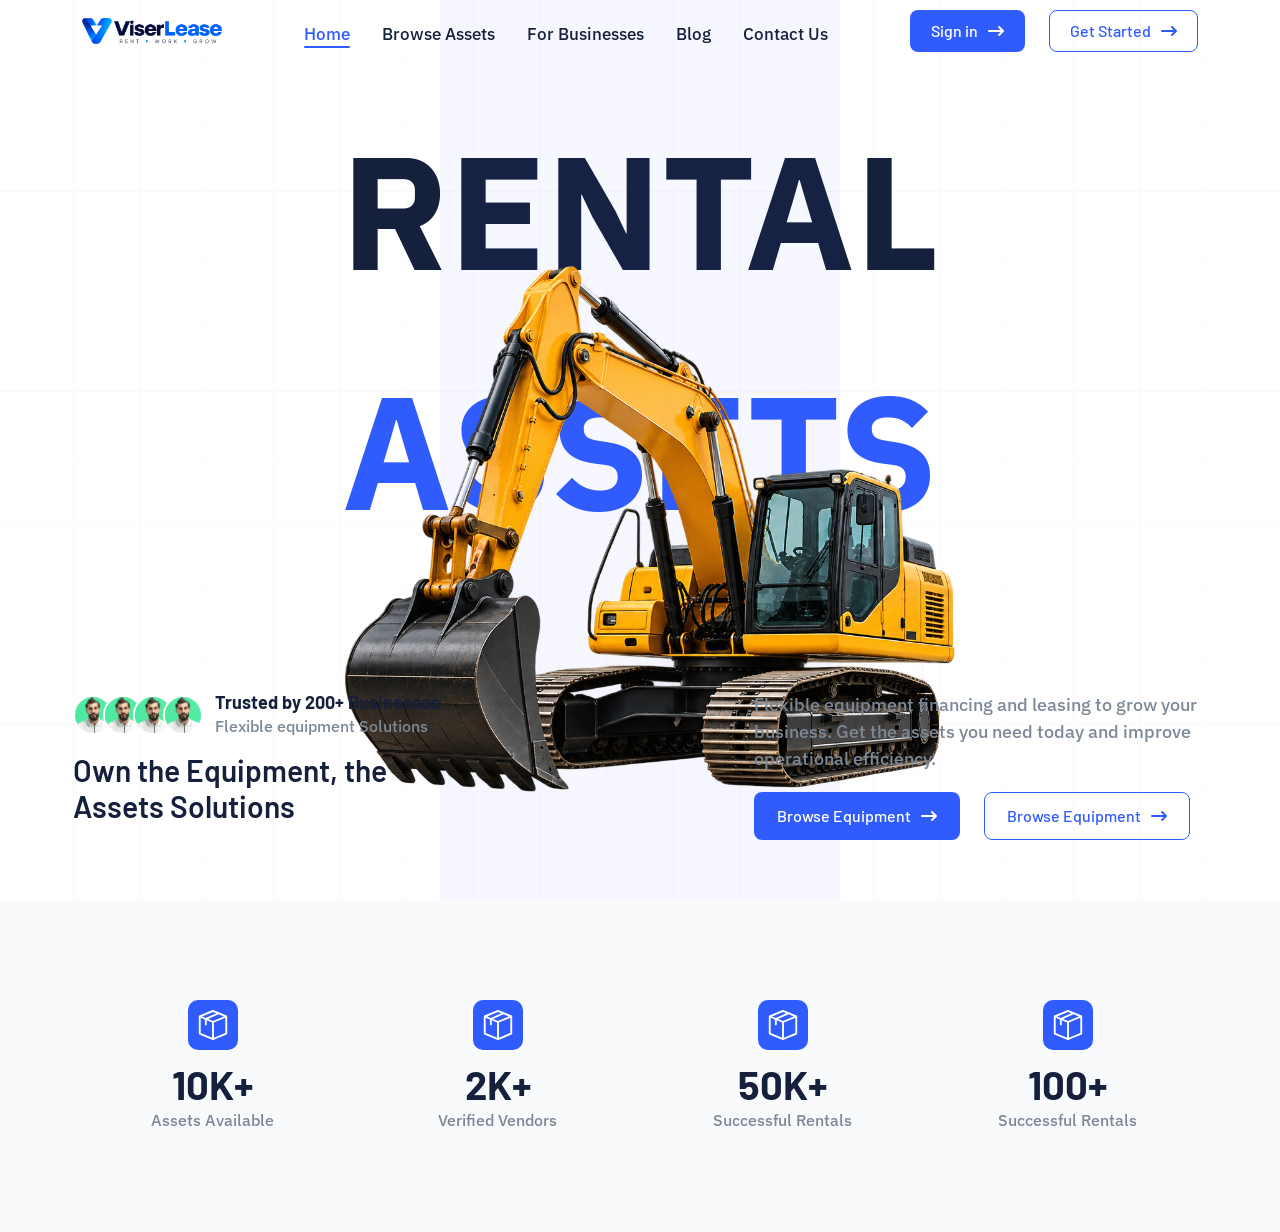
<file: src/index.html>
<!DOCTYPE html>
<html lang="en">

<head>
  <meta charset="UTF-8">
  <meta http-equiv="X-UA-Compatible" content="IE=edge">
  <meta name="viewport" content="width=device-width, initial-scale=1.0">
  <!-- Title -->
  <title>Viser Lease</title>
  <!-- Favicon -->
  <link rel="shortcut icon" href="assets/images/logo/favicon.png">
  <!-- Bootstrap -->
  <link rel="stylesheet" href="assets/css/bootstrap.min.css">
  <!-- Font awesome -->
  <link rel="stylesheet" href="assets/css/fontawesome.min.css">
  <!-- line awesome -->
  <link rel="stylesheet" href="assets/css/line-awesome.min.css">
  <!-- Magnific Popup -->
  <link rel="stylesheet" href="assets/css/magnific-popup.css">
  <!-- Swiper -->
  <link rel="stylesheet" href="assets/css/swiper-bundle.min.css">
  <link rel="stylesheet" href="assets/css/lenis.css">
  <!-- Select2 -->
  <link rel="stylesheet" href="assets/css/select2.min.css">
  <!-- Main css -->
  <link rel="stylesheet" href="assets/css/main.css">
</head>

<body>

  <!--==================== Preloader Start ====================-->
<div class="preloader">
    <div class="loader__text" data-text="OVO Solution"></div>
</div>
<!--==================== Preloader End ====================-->


  <!-- ==================== Scroll to Top Start ==================== -->
  <a class="scroll-top"><i class="fas fa-angle-double-up"></i></a>
  <!-- ==================== Scroll to Top End ==================== -->


  <!--==========================  Overlay Start  ==========================-->
  <div class="overlay"></div>
  <!--==========================  Overlay End  ==========================-->
<!--==========================  Offcanvas Section Start  ==========================-->
<div class="offcanvas__area">
    <div class="offcanvas__topbar">
        <a href="index.html"><img src="assets/images/logo/logo.png" alt="logo"></a>
        <span class="menu__close"><i class="las la-times"></i></span>
    </div>
    <div class="offcanvas__main">
        <div class="offcanvas__widgets">
            <!-- <div class="offcanvas__language">
                <div class="dropdown">
                    <div role="button" class="dropdown-toggle" data-bs-toggle="dropdown" aria-expanded="false">
                        <div class="language__item">
                            <img src="assets/images/english.png" alt="image">
                            <p>English</p>
                        </div>
                    </div>
                    <ul class="dropdown-menu">
                        <li>
                            <div class="language__item dropdown-item">
                                <img src="assets/images/english.png" alt="image">
                                <p>English</p>
                            </div>
                        </li>
                        <li>
                            <div class="language__item dropdown-item">
                                <img src="assets/images/bangla.png" alt="image">
                                <p>Bangla</p>
                            </div>
                        </li>
                        <li>
                            <div class="language__item dropdown-item">
                                <img src="assets/images/hindi.png" alt="image">
                                <p>Hindi</p>
                            </div>
                        </li>
                    </ul>
                </div>
            </div> -->
            <div class="offcanvas__login">
                <a href="#" class="btn btn--base">Sign in<i class="fa-solid fa-arrow-right-long"></i></a>
                <a href="#" class="btn btn-outline--base">Get Started<i class="fa-solid fa-arrow-right-long"></i></a>
                <!-- <div class="dropdown">
                    <button class="dropdown-toggle" type="button" data-bs-toggle="dropdown" aria-expanded="false">
                        Account
                    </button>
                    <ul class="dropdown-menu">
                        <li><a class="dropdown-item" href="#">Dashboard</a></li>
                        <li><a class="dropdown-item" href="#">Logout</a></li>
                    </ul>
                </div> -->
            </div>
        </div>
        <div class="offcanvas__menu">
            <ul>
                <li><a href="index.html" class="active">Home</a></li>
                <li><a href="#">Browse Assets</a></li>
                <li><a href="#">For Businesses</a></li>
                <li><a href="#">Blog</a></li>
                <li><a href="#">Contact Us</a></li>

            </ul>
        </div>
    </div>
</div>
<!--==========================  Offcanvas Section End  ==========================-->


<!-- ==================== Header Start Here ==================== -->
<header class="header__area">
    <div class="container">
        <div class="row">
            <div class="col-lg-12">
                <div class="header__main">
                    <div class="header__logo">
                        <a href="index.html"><img src="assets/images/logo/logo.png" alt="logo"></a>
                    </div>
                    <div class="header__menu">
                        <ul>
                            <li><a href="index.html" class="active">Home</a></li>
                            <li><a href="#">Browse Assets</a></li>
                            <li><a href="#">For Businesses</a></li>
                            <li><a href="#">Blog</a></li>
                            <li><a href="#">Contact Us</a></li>

                        </ul>
                    </div>
                    <div class="header__widgets">
                        <!-- <div class="dropdown">
                            <div role="button" class="dropdown-toggle" data-bs-toggle="dropdown" aria-expanded="false">
                                <div class="language__item">
                                    <img src="assets/images/english.png" alt="image">
                                    <p>English</p>
                                </div>
                            </div>
                            <ul class="dropdown-menu">
                                <li>
                                    <div class="language__item dropdown-item">
                                        <img src="assets/images/english.png" alt="image">
                                        <p>English</p>
                                    </div>
                                </li>
                                <li>
                                    <div class="language__item dropdown-item">
                                        <img src="assets/images/bangla.png" alt="image">
                                        <p>Bangla</p>
                                    </div>
                                </li>
                                <li>
                                    <div class="language__item dropdown-item">
                                        <img src="assets/images/hindi.png" alt="image">
                                        <p>Hindi</p>
                                    </div>
                                </li>
                            </ul>
                        </div> -->
                        <div class="header__login">
                               <a href="#" class="btn btn--base">Sign in<i class="fa-solid fa-arrow-right-long"></i></a>
                <a href="#" class="btn btn-outline--base">Get Started<i class="fa-solid fa-arrow-right-long"></i></a>
                            <!-- <div class="dropdown">
                                <button class="dropdown-toggle" type="button" data-bs-toggle="dropdown"
                                    aria-expanded="false">
                                    Account
                                </button>
                                <ul class="dropdown-menu">
                                    <li><a class="dropdown-item" href="#">Dashboard</a></li>
                                    <li><a class="dropdown-item" href="#">Logout</a></li>
                                </ul>
                            </div> -->
                        </div>
                    </div>
                    <span class="menu__open"><i class="fa-solid fa-bars"></i></span>
                </div>
            </div>
        </div>
    </div>
</header>
<!-- ==================== Header End Here ==================== -->
<main>

    <!--==========================  Banner Section Start  ==========================-->
<section class="banner">
    <span class="banner__bg"><img src="assets/images/banner/line1.png" alt="image"></span>
    <span class="banner__shape"></span>
    <div class="container">
        <div class="row">          
            <div class="col-lg-12">
                <div class="banner__title">
                    RENTAL <span class="text--base">ASSETS</span>
                </div>
                <span class="banner__thumb">
                    <img src="assets/images/banner/banner-thumb.png" alt="image">
                </span>
            </div>

            <div class="banner__left">
                <div class="banner__left__users">
                    <div class="banner__left__user">
                        <img src="assets/images/user.jpg" alt="image">
                        <img src="assets/images/user.jpg" alt="image">
                        <img src="assets/images/user.jpg" alt="image">
                        <img src="assets/images/user.jpg" alt="image">
                    </div>
                    <div class="banner__user__content">
                        <h6 class="banner__user__title">Trusted by 200+ Businesses</h6>
                        <p class="banner__user__desc">Flexible equipment Solutions</p>
                    </div>
                </div>
                <h3 class="banner__left__title">Own the Equipment,
                    the Assets Solutions</h3>

            </div>

            <div class="banner__right">
                <p class="banner__right__desc">Flexible equipment financing and leasing to grow your business. Get the
                    assets you need today and improve operational efficiency.</p>

                <div class="banner__right__buttons">
                    <a class="btn btn--base" href="#">Browse Equipment <i class="fa-solid fa-arrow-right-long"></i></a>
                    <a class="btn btn-outline--base" href="#">Browse Equipment <i class="fa-solid fa-arrow-right-long"></i></a>
                </div>
            </div>
        </div>
    </div>
</section>
<!--==========================  Banner Section End  ==========================-->
    <!--==========================  Counter Section Start  ==========================-->
<section class="counter py-100">
    <div class="container">
        <div class="row">
            <div class="col-lg-3">
                <div class="counter__item">
                    <span class="counter__icon"><svg xmlns="http://www.w3.org/2000/svg" version="1.1" xmlns:xlink="http://www.w3.org/1999/xlink" width="30" height="30" x="0" y="0" viewBox="0 0 511.414 511.414" style="enable-background:new 0 0 512 512" xml:space="preserve" class=""><g><path d="M497.695 108.838a16 16 0 0 0-9.92-14.8L261.787 1.2a16 16 0 0 0-12.16 0L23.639 94.038a16 16 0 0 0-9.92 14.8v293.738a16 16 0 0 0 9.92 14.8l225.988 92.838a15.95 15.95 0 0 0 12.14-.001c.193-.064-8.363 3.445 226.008-92.837a16 16 0 0 0 9.92-14.8zm-241.988 76.886-83.268-34.207L352.39 73.016l88.837 36.495zm-209.988-51.67 71.841 29.513v83.264c0 8.836 7.164 16 16 16s16-7.164 16-16v-70.118l90.147 37.033v257.797L45.719 391.851zM255.707 33.297l55.466 22.786-179.951 78.501-61.035-25.074zm16 180.449 193.988-79.692v257.797l-193.988 79.692z" fill="currentColor" opacity="1" data-original="currentColor" class=""></path></g></svg></span>
                    <h3 class="counter__title">
                        10K+
                    </h3>
                    <p class="counter__desc">Assets Available</p>
                </div>
            </div>
            <div class="col-lg-3">
                <div class="counter__item">
                        <span class="counter__icon"><svg xmlns="http://www.w3.org/2000/svg" version="1.1" xmlns:xlink="http://www.w3.org/1999/xlink" width="30" height="30" x="0" y="0" viewBox="0 0 511.414 511.414" style="enable-background:new 0 0 512 512" xml:space="preserve" class=""><g><path d="M497.695 108.838a16 16 0 0 0-9.92-14.8L261.787 1.2a16 16 0 0 0-12.16 0L23.639 94.038a16 16 0 0 0-9.92 14.8v293.738a16 16 0 0 0 9.92 14.8l225.988 92.838a15.95 15.95 0 0 0 12.14-.001c.193-.064-8.363 3.445 226.008-92.837a16 16 0 0 0 9.92-14.8zm-241.988 76.886-83.268-34.207L352.39 73.016l88.837 36.495zm-209.988-51.67 71.841 29.513v83.264c0 8.836 7.164 16 16 16s16-7.164 16-16v-70.118l90.147 37.033v257.797L45.719 391.851zM255.707 33.297l55.466 22.786-179.951 78.501-61.035-25.074zm16 180.449 193.988-79.692v257.797l-193.988 79.692z" fill="currentColor" opacity="1" data-original="currentColor" class=""></path></g></svg></span>
                    <h3 class="counter__title">
                     2K+
                    </h3>
                    <p class="counter__desc">Verified Vendors</p>
                </div>
            </div>
            <div class="col-lg-3">
                <div class="counter__item">
                        <span class="counter__icon"><svg xmlns="http://www.w3.org/2000/svg" version="1.1" xmlns:xlink="http://www.w3.org/1999/xlink" width="30" height="30" x="0" y="0" viewBox="0 0 511.414 511.414" style="enable-background:new 0 0 512 512" xml:space="preserve" class=""><g><path d="M497.695 108.838a16 16 0 0 0-9.92-14.8L261.787 1.2a16 16 0 0 0-12.16 0L23.639 94.038a16 16 0 0 0-9.92 14.8v293.738a16 16 0 0 0 9.92 14.8l225.988 92.838a15.95 15.95 0 0 0 12.14-.001c.193-.064-8.363 3.445 226.008-92.837a16 16 0 0 0 9.92-14.8zm-241.988 76.886-83.268-34.207L352.39 73.016l88.837 36.495zm-209.988-51.67 71.841 29.513v83.264c0 8.836 7.164 16 16 16s16-7.164 16-16v-70.118l90.147 37.033v257.797L45.719 391.851zM255.707 33.297l55.466 22.786-179.951 78.501-61.035-25.074zm16 180.449 193.988-79.692v257.797l-193.988 79.692z" fill="currentColor" opacity="1" data-original="currentColor" class=""></path></g></svg></span>
                    <h3 class="counter__title">
                    50K+
                    </h3>
                    <p class="counter__desc">Successful Rentals</p>
                </div>
            </div>
            <div class="col-lg-3">
                <div class="counter__item">
                        <span class="counter__icon"><svg xmlns="http://www.w3.org/2000/svg" version="1.1" xmlns:xlink="http://www.w3.org/1999/xlink" width="30" height="30" x="0" y="0" viewBox="0 0 511.414 511.414" style="enable-background:new 0 0 512 512" xml:space="preserve" class=""><g><path d="M497.695 108.838a16 16 0 0 0-9.92-14.8L261.787 1.2a16 16 0 0 0-12.16 0L23.639 94.038a16 16 0 0 0-9.92 14.8v293.738a16 16 0 0 0 9.92 14.8l225.988 92.838a15.95 15.95 0 0 0 12.14-.001c.193-.064-8.363 3.445 226.008-92.837a16 16 0 0 0 9.92-14.8zm-241.988 76.886-83.268-34.207L352.39 73.016l88.837 36.495zm-209.988-51.67 71.841 29.513v83.264c0 8.836 7.164 16 16 16s16-7.164 16-16v-70.118l90.147 37.033v257.797L45.719 391.851zM255.707 33.297l55.466 22.786-179.951 78.501-61.035-25.074zm16 180.449 193.988-79.692v257.797l-193.988 79.692z" fill="currentColor" opacity="1" data-original="currentColor" class=""></path></g></svg></span>
                    <h3 class="counter__title">
                    100+
                    </h3>
                    <p class="counter__desc">Successful Rentals</p>
                </div>
            </div>
        </div>
    </div>
</section>
<!--==========================  Counter Section End  ==========================-->

</main>

<!-- Jquery js -->
<script src="assets/js/jquery-3.7.1.min.js"></script>
<!-- Bootstrap Bundle Js -->
<script src="assets/js/boostrap.bundle.min.js"></script>
<!-- Magnific Popup Js -->
<script src="assets/js/magnific-popup.min.js"></script>
<!-- Scrollreveal Js -->
<script src="assets/js/scrollreveal.min.js"></script>
<!-- Swiper Js -->
<script src="assets/js/swiper-bundle.min.js"></script>
<!-- Odometer Js -->
<script src="assets/js/odometer.min.js"></script>
<!-- Select2 Js -->
<script src="assets/js/select2.min.js"></script>
<!-- Select2 Js -->
<script src="assets/js/swiper-bundle.min.js"></script>
<!-- Select2 Js -->
<script src="assets/js/SplitText.min.js"></script>
<!-- Select2 Js -->
<script src="assets/js/gsap.min.js"></script>
<!-- lenis.min Js -->
<script src="assets/js/lenis.min.js"></script>
<!-- main js -->
<script src="assets/js/main.js"></script>
</body>

</html>
</file>
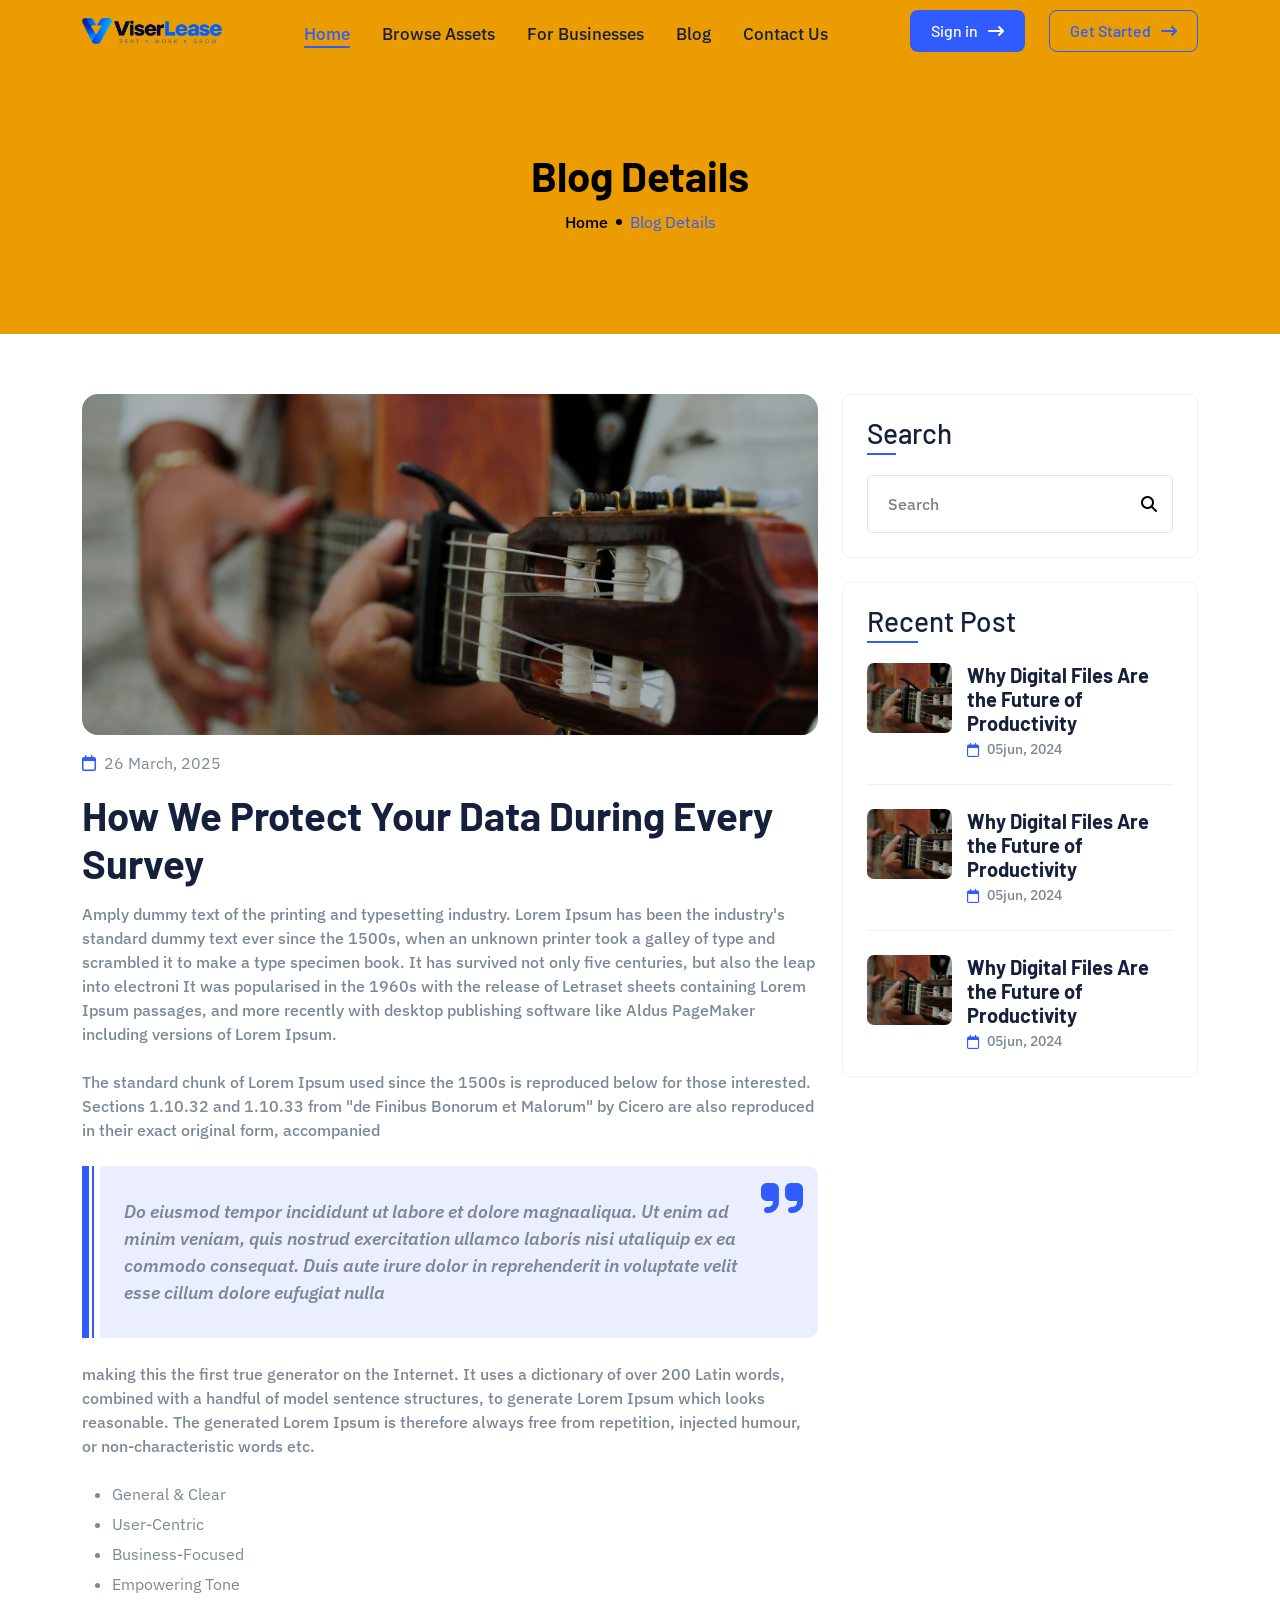
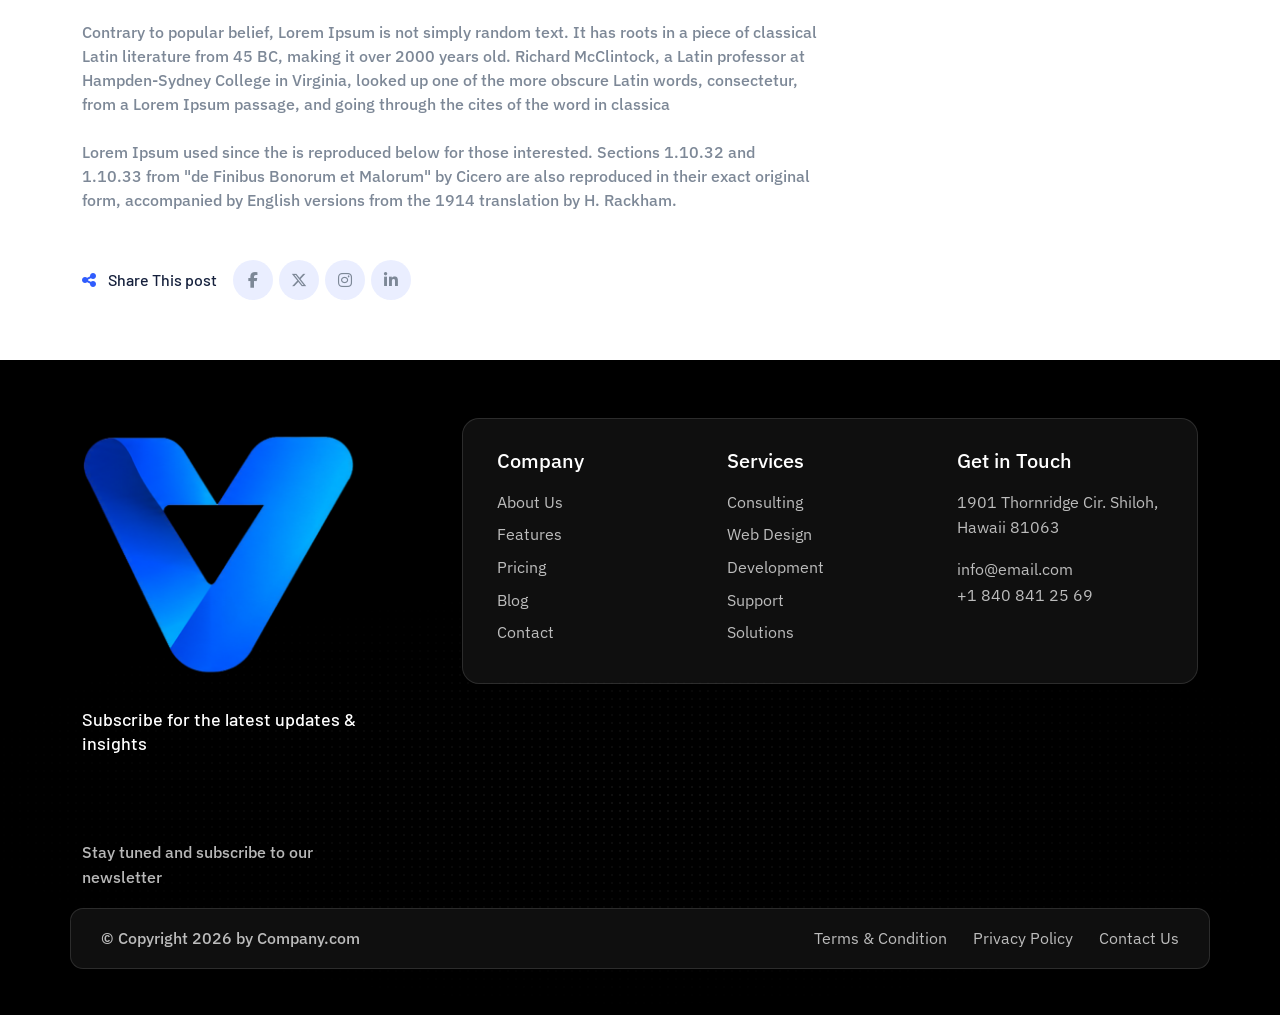
<file: src/blog-details.html>
<!DOCTYPE html>
<html lang="en">

<head>
  <meta charset="UTF-8">
  <meta http-equiv="X-UA-Compatible" content="IE=edge">
  <meta name="viewport" content="width=device-width, initial-scale=1.0">
  <!-- Title -->
  <title>Viser Lease</title>
  <!-- Favicon -->
  <link rel="shortcut icon" href="assets/images/logo/favicon.png">
  <!-- Bootstrap -->
  <link rel="stylesheet" href="assets/css/bootstrap.min.css">
  <!-- Font awesome -->
  <link rel="stylesheet" href="assets/css/fontawesome.min.css">
  <!-- line awesome -->
  <link rel="stylesheet" href="assets/css/line-awesome.min.css">
  <!-- Magnific Popup -->
  <link rel="stylesheet" href="assets/css/magnific-popup.css">
  <!-- Swiper -->
  <link rel="stylesheet" href="assets/css/swiper-bundle.min.css">
  <link rel="stylesheet" href="assets/css/lenis.css">
  <!-- Select2 -->
  <link rel="stylesheet" href="assets/css/select2.min.css">
  <!-- Main css -->
  <link rel="stylesheet" href="assets/css/main.css">
</head>

<body>

  <!--==================== Preloader Start ====================-->
<div class="preloader">
    <div class="loader__text" data-text="OVO Solution"></div>
</div>
<!--==================== Preloader End ====================-->


  <!-- ==================== Scroll to Top Start ==================== -->
  <a class="scroll-top"><i class="fas fa-angle-double-up"></i></a>
  <!-- ==================== Scroll to Top End ==================== -->


  <!--==========================  Overlay Start  ==========================-->
  <div class="overlay"></div>
  <!--==========================  Overlay End  ==========================-->
<!--==========================  Offcanvas Section Start  ==========================-->
<div class="offcanvas__area">
    <div class="offcanvas__topbar">
        <a href="index.html"><img src="assets/images/logo/logo.png" alt="logo"></a>
        <span class="menu__close"><i class="las la-times"></i></span>
    </div>
    <div class="offcanvas__main">
        <div class="offcanvas__widgets">
            <!-- <div class="offcanvas__language">
                <div class="dropdown">
                    <div role="button" class="dropdown-toggle" data-bs-toggle="dropdown" aria-expanded="false">
                        <div class="language__item">
                            <img src="assets/images/english.png" alt="image">
                            <p>English</p>
                        </div>
                    </div>
                    <ul class="dropdown-menu">
                        <li>
                            <div class="language__item dropdown-item">
                                <img src="assets/images/english.png" alt="image">
                                <p>English</p>
                            </div>
                        </li>
                        <li>
                            <div class="language__item dropdown-item">
                                <img src="assets/images/bangla.png" alt="image">
                                <p>Bangla</p>
                            </div>
                        </li>
                        <li>
                            <div class="language__item dropdown-item">
                                <img src="assets/images/hindi.png" alt="image">
                                <p>Hindi</p>
                            </div>
                        </li>
                    </ul>
                </div>
            </div> -->
            <div class="offcanvas__login">
                <a href="#" class="btn btn--base">Sign in<i class="fa-solid fa-arrow-right-long"></i></a>
                <a href="#" class="btn btn-outline--base">Get Started<i class="fa-solid fa-arrow-right-long"></i></a>
                <!-- <div class="dropdown">
                    <button class="dropdown-toggle" type="button" data-bs-toggle="dropdown" aria-expanded="false">
                        Account
                    </button>
                    <ul class="dropdown-menu">
                        <li><a class="dropdown-item" href="#">Dashboard</a></li>
                        <li><a class="dropdown-item" href="#">Logout</a></li>
                    </ul>
                </div> -->
            </div>
        </div>
        <div class="offcanvas__menu">
            <ul>
                <li><a href="index.html" class="active">Home</a></li>
                <li><a href="#">Browse Assets</a></li>
                <li><a href="#">For Businesses</a></li>
                <li><a href="#">Blog</a></li>
                <li><a href="#">Contact Us</a></li>

            </ul>
        </div>
    </div>
</div>
<!--==========================  Offcanvas Section End  ==========================-->


<!-- ==================== Header Start Here ==================== -->
<header class="header__area">
    <div class="container">
        <div class="row">
            <div class="col-lg-12">
                <div class="header__main">
                    <div class="header__logo">
                        <a href="index.html"><img src="assets/images/logo/logo.png" alt="logo"></a>
                    </div>
                    <div class="header__menu">
                        <ul>
                            <li><a href="index.html" class="active">Home</a></li>
                            <li><a href="#">Browse Assets</a></li>
                            <li><a href="#">For Businesses</a></li>
                            <li><a href="#">Blog</a></li>
                            <li><a href="#">Contact Us</a></li>

                        </ul>
                    </div>
                    <div class="header__widgets">
                        <!-- <div class="dropdown">
                            <div role="button" class="dropdown-toggle" data-bs-toggle="dropdown" aria-expanded="false">
                                <div class="language__item">
                                    <img src="assets/images/english.png" alt="image">
                                    <p>English</p>
                                </div>
                            </div>
                            <ul class="dropdown-menu">
                                <li>
                                    <div class="language__item dropdown-item">
                                        <img src="assets/images/english.png" alt="image">
                                        <p>English</p>
                                    </div>
                                </li>
                                <li>
                                    <div class="language__item dropdown-item">
                                        <img src="assets/images/bangla.png" alt="image">
                                        <p>Bangla</p>
                                    </div>
                                </li>
                                <li>
                                    <div class="language__item dropdown-item">
                                        <img src="assets/images/hindi.png" alt="image">
                                        <p>Hindi</p>
                                    </div>
                                </li>
                            </ul>
                        </div> -->
                        <div class="header__login">
                               <a href="#" class="btn btn--base">Sign in<i class="fa-solid fa-arrow-right-long"></i></a>
                <a href="#" class="btn btn-outline--base">Get Started<i class="fa-solid fa-arrow-right-long"></i></a>
                            <!-- <div class="dropdown">
                                <button class="dropdown-toggle" type="button" data-bs-toggle="dropdown"
                                    aria-expanded="false">
                                    Account
                                </button>
                                <ul class="dropdown-menu">
                                    <li><a class="dropdown-item" href="#">Dashboard</a></li>
                                    <li><a class="dropdown-item" href="#">Logout</a></li>
                                </ul>
                            </div> -->
                        </div>
                    </div>
                    <span class="menu__open"><i class="fa-solid fa-bars"></i></span>
                </div>
            </div>
        </div>
    </div>
</header>
<!-- ==================== Header End Here ==================== -->
<main>

    <!-- ==================== Breadcrumb Start Here ==================== -->
<section class="breadcrumb">
    <div class="container">
        <div class="row justify-content-center">
            <div class="col-lg-8">
                <div class="breadcrumb__wrapper">
                    <h2 class="breadcrumb__title">Blog Details</h2>
                    <ul class="breadcrumb__list">
                        <li class="breadcrumb__item"><a href="index.html" class="breadcrumb__link">Home</a></li>
                        <li class="breadcrumb__item"><span class="breadcrumb__item-dot"></span></li>
                        <li class="breadcrumb__item"><span class="breadcrumb__item-text">Blog Details</span>
                        </li>
                    </ul>
                </div>
            </div>
        </div>
    </div>
</section>
<!-- ==================== Breadcrumb End Here ==================== -->

    <!--==========================  Blog Details Section Start  ==========================-->
    <section class="blog__details py-60">
        <div class="container">
            <div class="row">
                <div class="col-lg-8">
                    <div class="blog__details__content">
                        <img src="assets/images/blog.jpg" alt="image">
                        <div class="blog__date">
                            <span><i class="fa-regular fa-calendar"></i> 26 March, 2025</span>
                        </div>
                        <h1>How We Protect Your Data During
                            Every Survey</h1>
                        <p>Amply dummy text of the printing and typesetting industry. Lorem Ipsum has been the
                            industry's standard dummy text ever since the 1500s, when an unknown printer took a galley
                            of type and scrambled it to make a type specimen book. It has survived not only five
                            centuries, but also the leap into electroni It was popularised in the 1960s with the release
                            of Letraset sheets containing Lorem Ipsum passages, and more recently with desktop
                            publishing software like Aldus PageMaker including versions of Lorem Ipsum.</p>
                        <p>The standard chunk of Lorem Ipsum used since the 1500s is reproduced below for those
                            interested. Sections 1.10.32 and 1.10.33 from "de Finibus Bonorum et Malorum" by Cicero are
                            also reproduced in their exact original form, accompanied</p>
                        <div class="blog__quote">
                            <p>Do eiusmod tempor incididunt ut labore et dolore magnaaliqua. Ut enim ad minim veniam,
                                quis nostrud exercitation ullamco laboris nisi utaliquip ex ea commodo consequat. Duis
                                aute irure dolor in reprehenderit in voluptate velit esse cillum dolore eufugiat nulla
                            </p>
                            <span><i class="fa-solid fa-quote-right"></i></span>
                        </div>
                        <p>making this the first true generator on the Internet. It uses a dictionary of over 200 Latin
                            words, combined with a handful of model sentence structures, to generate Lorem Ipsum which
                            looks reasonable. The generated Lorem Ipsum is therefore always free from repetition,
                            injected humour, or non-characteristic words etc.</p>

                        <ul>
                            <li>General & Clear</li>
                            <li>User-Centric</li>
                            <li>Business-Focused</li>
                            <li>Empowering Tone</li>
                        </ul>
                        <p>Contrary to popular belief, Lorem Ipsum is not simply random text. It has roots in a piece of
                            classical Latin literature from 45 BC, making it over 2000 years old. Richard McClintock, a
                            Latin professor at Hampden-Sydney College in Virginia, looked up one of the more obscure
                            Latin words, consectetur, from a Lorem Ipsum passage, and going through the cites of the
                            word in classica</p>
                        <p>Lorem Ipsum used since the is reproduced below for those interested. Sections 1.10.32 and
                            1.10.33 from "de Finibus Bonorum et Malorum" by Cicero are also reproduced in their exact
                            original form, accompanied by English versions from the 1914 translation by H. Rackham.</p>
                    </div>
                    <div class="blog__share">
                        <h6><i class="fa-solid fa-share-nodes"></i> Share This post</h6>
                        <ul class="social__icon">
                            <li><a href="#"><i class="fa-brands fa-facebook-f"></i></a></li>
                            <li><a href="#"><i class="fa-brands fa-x-twitter"></i></a></li>
                            <li><a href="#"><i class="fa-brands fa-instagram"></i></a></li>
                            <li><a href="#"><i class="fa-brands fa-linkedin-in"></i></a></li>
                        </ul>
                    </div>
                </div>
                <div class="col-lg-4">
                    <div class="blog__sidebar">
                        <div class="card">
                            <div class="recent__blog__title">
                                <h4>Search</h4>
                            </div>
                            <form action="/">
                                <div class="search__box">
                                    <input type="text" class="form-control" placeholder="Search">
                                    <button type="submit"><i class="fa-solid fa-magnifying-glass"></i></button>
                                </div>
                            </form>
                        </div>
                        <div class="card mt-4">
                            <div class="recent__blog">
                                <div class="recent__blog__title">
                                    <h4>Recent Post</h4>
                                </div>
                                <div class="recent__blog__wrap">
                                    <div class="recent__blog__single">
                                        <a href="blog-details.html"><img src="assets/images/blog.jpg" alt="image"></a>
                                        <div>
                                            <h6><a href="blog-details.html">Why Digital Files Are the Future of
                                                    Productivity</a></h6>
                                            <p><i class="fa-regular fa-calendar"></i> 05jun, 2024</p>
                                        </div>
                                    </div>
                                    <div class="recent__blog__single">
                                        <a href="blog-details.html"><img src="assets/images/blog.jpg" alt="image"></a>
                                        <div>
                                            <h6><a href="blog-details.html">Why Digital Files Are the Future of
                                                    Productivity</a></h6>
                                            <p><i class="fa-regular fa-calendar"></i> 05jun, 2024</p>
                                        </div>
                                    </div>
                                    <div class="recent__blog__single">
                                        <a href="blog-details.html"><img src="assets/images/blog.jpg" alt="image"></a>
                                        <div>
                                            <h6><a href="blog-details.html">Why Digital Files Are the Future of
                                                    Productivity</a></h6>
                                            <p><i class="fa-regular fa-calendar"></i> 05jun, 2024</p>
                                        </div>
                                    </div>
                                </div>
                            </div>
                        </div>
                    </div>
                </div>
            </div>
        </div>
    </section>
    <!--==========================  Blog Details Section End  ==========================-->

</main>
<!--==========================  Footer Section Start  ==========================-->
<section class="footer">
  <div class="container">
    <div class="row footer__main align-items-start">
      <div class="col-lg-4 col-md-5">
        <div class="footer__newsletter">
          <a class="footer__logo" href="index.html">
            <img class="footer__logo-image" src="assets/images/logo/favicon.png" alt="OVO home">
          </a>
          <h2 class="footer__title">Subscribe for the latest updates &amp; insights</h2>
          <div class="footer__input">
            <input type="text" class="form-control" placeholder="Enter your Email">
          </div>
          <p class="footer__note">Stay tuned and subscribe to our newsletter</p>
        </div>
      </div>

      <div class="col-lg-8 col-md-7">
        <div class="footer__panel">
          <div class="row">
            <div class="col-sm-4">
              <div class="footer__group">
                <h3 class="footer__group-title">Company</h3>
                <ul>
                  <li class="footer__group-item"><a class="footer__group-link" href="#">About Us</a></li>
                  <li class="footer__group-item"><a class="footer__group-link" href="#">Features</a></li>
                  <li class="footer__group-item"><a class="footer__group-link" href="#">Pricing</a></li>
                  <li class="footer__group-item"><a class="footer__group-link" href="#">Blog</a></li>
                  <li class="footer__group-item"><a class="footer__group-link" href="#">Contact</a></li>
                </ul>
              </div>
            </div>
            <div class="col-sm-4">
              <div class="footer__group">
                <h3 class="footer__group-title">Services</h3>
                <ul>
                  <li class="footer__group-item"><a class="footer__group-link" href="#">Consulting</a></li>
                  <li class="footer__group-item"><a class="footer__group-link" href="#">Web Design</a></li>
                  <li class="footer__group-item"><a class="footer__group-link" href="#">Development</a></li>
                  <li class="footer__group-item"><a class="footer__group-link" href="#">Support</a></li>
                  <li class="footer__group-item"><a class="footer__group-link" href="#">Solutions</a></li>
                </ul>
              </div>
            </div>
            <div class="col-sm-4">
              <div class="footer__group footer__contact">
                <h3 class="footer__group-title">Get in Touch</h3>
                <address class="footer__address">
                  1901 Thornridge Cir. Shiloh,<br>
                  Hawaii 81063
                </address>
                <a class="footer__contact-link" href="mailto:info@email.com">info@email.com</a>
                <a class="footer__contact-link" href="tel:+18408412569">+1 840 841 25 69</a>
              </div>
            </div>
          </div>
        </div>
      </div>
    </div>

    <div class="row footer__bottom align-items-center">
      <div class="col-md-6">
        <p class="footer__copyright">&copy; Copyright 2026 by Company.com</p>
      </div>
      <div class="col-md-6">
        <nav class="footer__legal" aria-label="Legal links">
          <a class="footer__legal-link" href="#">Terms &amp; Condition</a>
          <a class="footer__legal-link" href="#">Privacy Policy</a>
          <a class="footer__legal-link" href="#">Contact Us</a>
        </nav>
      </div>
    </div>
  </div>
</section>
<!--==========================  Footer Section End  ==========================-->
<!-- Jquery js -->
<script src="assets/js/jquery-3.7.1.min.js"></script>
<!-- Bootstrap Bundle Js -->
<script src="assets/js/boostrap.bundle.min.js"></script>
<!-- Magnific Popup Js -->
<script src="assets/js/magnific-popup.min.js"></script>
<!-- Scrollreveal Js -->
<script src="assets/js/scrollreveal.min.js"></script>
<!-- Swiper Js -->
<script src="assets/js/swiper-bundle.min.js"></script>
<!-- Odometer Js -->
<script src="assets/js/odometer.min.js"></script>
<!-- Select2 Js -->
<script src="assets/js/select2.min.js"></script>
<!-- Select2 Js -->
<script src="assets/js/swiper-bundle.min.js"></script>
<!-- Select2 Js -->
<script src="assets/js/SplitText.min.js"></script>
<!-- Select2 Js -->
<script src="assets/js/gsap.min.js"></script>
<!-- lenis.min Js -->
<script src="assets/js/lenis.min.js"></script>
<!-- main js -->
<script src="assets/js/main.js"></script>
</body>

</html>
</file>
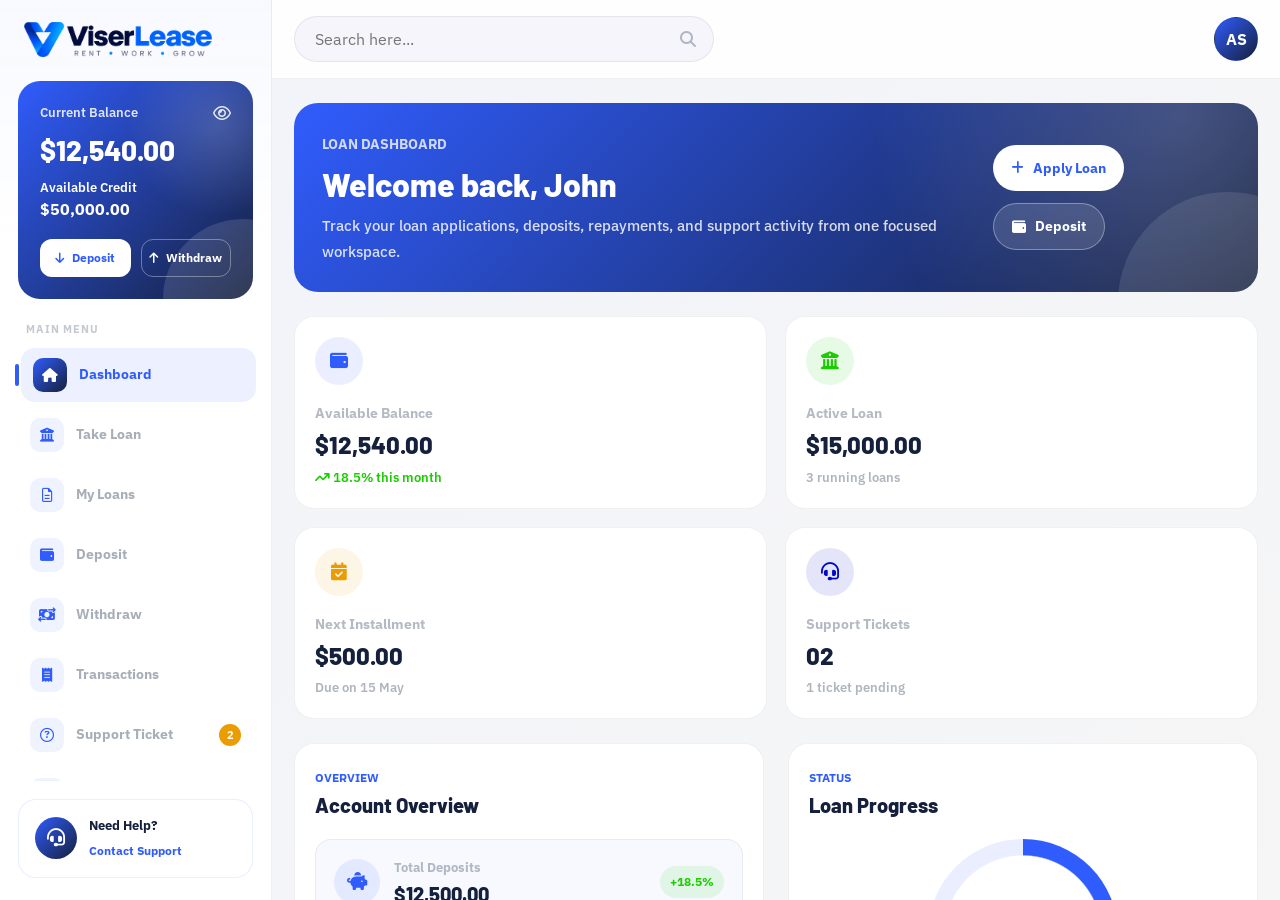
<file: src/dashboard.html>
<!DOCTYPE html>
<html lang="en">

<head>
  <meta charset="UTF-8">
  <meta http-equiv="X-UA-Compatible" content="IE=edge">
  <meta name="viewport" content="width=device-width, initial-scale=1.0">
  <!-- Title -->
  <title>Viser Lease</title>
  <!-- Favicon -->
  <link rel="shortcut icon" href="assets/images/logo/favicon.png">
  <!-- Bootstrap -->
  <link rel="stylesheet" href="assets/css/bootstrap.min.css">
  <!-- Font awesome -->
  <link rel="stylesheet" href="assets/css/fontawesome.min.css">
  <!-- line awesome -->
  <link rel="stylesheet" href="assets/css/line-awesome.min.css">
  <!-- Magnific Popup -->
  <link rel="stylesheet" href="assets/css/magnific-popup.css">
  <!-- Swiper -->
  <link rel="stylesheet" href="assets/css/swiper-bundle.min.css">
  <link rel="stylesheet" href="assets/css/lenis.css">
  <!-- Select2 -->
  <link rel="stylesheet" href="assets/css/select2.min.css">
  <!-- Main css -->
  <link rel="stylesheet" href="assets/css/main.css">
</head>

<body>

  <!--==================== Preloader Start ====================-->
<div class="preloader">
    <div class="loader__text" data-text="OVO Solution"></div>
</div>
<!--==================== Preloader End ====================-->


  <!-- ==================== Scroll to Top Start ==================== -->
  <a class="scroll-top"><i class="fas fa-angle-double-up"></i></a>
  <!-- ==================== Scroll to Top End ==================== -->


  <!--==========================  Overlay Start  ==========================-->
  <div class="overlay"></div>
  <!--==========================  Overlay End  ==========================-->

<main>
  <section class="dashboard">
    <!-- dashboard sidebar -->
<aside class="dashboard-sidebar" id="dashboard-sidebar">
  <div class="dashboard-sidebar__header">
    <a class="dashboard-sidebar__logo" href="index.html">
      <img class="dashboard-sidebar__logo-img" src="assets/images/logo/logo.png" alt="RapidLab">
    </a>
    <button class="dashboard-sidebar__close dashboard-mobile-only" type="button" aria-label="Close dashboard menu"></button>
  </div>



  <div class="dashboard-sidebar__balance">
    <div class="dashboard-sidebar__balance-top">
      <span class="dashboard-sidebar__balance-label">Current Balance</span>
      <i class="fa-regular fa-eye"></i>
    </div>
    <h3 class="dashboard-sidebar__balance-amount">$12,540.00</h3>
    <span class="dashboard-sidebar__balance-credit">Available Credit</span>
    <p class="dashboard-sidebar__balance-limit">$50,000.00</p>
    <div class="dashboard-sidebar__balance-actions">
      <a href="#" class="dashboard-sidebar__balance-btn"><i class="fa-solid fa-arrow-down"></i> Deposit</a>
      <a href="#" class="dashboard-sidebar__balance-btn dashboard-sidebar__balance-btn--outline"><i class="fa-solid fa-arrow-up"></i> Withdraw</a>
    </div>
  </div>

  <div class="dashboard-sidebar__body">
    <span class="dashboard-sidebar__nav-title">Main Menu</span>
    <ul class="dashboard-sidebar__menu">
      <li class="dashboard-sidebar__menu-item active">
        <a class="dashboard-sidebar__menu-link" href="dashboard.html"><i class="fa-solid fa-house"></i><span>Dashboard</span></a>
      </li>
      <li class="dashboard-sidebar__menu-item">
        <a class="dashboard-sidebar__menu-link" href="#"><i class="fa-solid fa-building-columns"></i><span>Take Loan</span></a>
      </li>
      <li class="dashboard-sidebar__menu-item">
        <a class="dashboard-sidebar__menu-link" href="#"><i class="fa-regular fa-file-lines"></i><span>My Loans</span></a>
      </li>
      <li class="dashboard-sidebar__menu-item">
        <a class="dashboard-sidebar__menu-link" href="#"><i class="fa-solid fa-wallet"></i><span>Deposit</span></a>
      </li>
      <li class="dashboard-sidebar__menu-item">
        <a class="dashboard-sidebar__menu-link" href="#"><i class="fa-solid fa-money-bill-transfer"></i><span>Withdraw</span></a>
      </li>
      <li class="dashboard-sidebar__menu-item">
        <a class="dashboard-sidebar__menu-link" href="#"><i class="fa-solid fa-receipt"></i><span>Transactions</span></a>
      </li>
      <li class="dashboard-sidebar__menu-item">
        <a class="dashboard-sidebar__menu-link" href="#"><i class="fa-regular fa-circle-question"></i><span>Support Ticket</span><small>2</small></a>
      </li>
      <li class="dashboard-sidebar__menu-item">
        <a class="dashboard-sidebar__menu-link" href="#"><i class="fa-solid fa-shield-halved"></i><span>2FA Setting</span></a>
      </li>
      <li class="dashboard-sidebar__menu-item">
        <a class="dashboard-sidebar__menu-link" href="#"><i class="fa-regular fa-user"></i><span>Profile</span></a>
      </li>
      <li class="dashboard-sidebar__menu-item">
        <a class="dashboard-sidebar__menu-link" href="#"><i class="fa-solid fa-lock"></i><span>Change Password</span></a>
      </li>
      <li class="dashboard-sidebar__menu-item">
        <a class="dashboard-sidebar__menu-link" href="#"><i class="fa-solid fa-arrow-right-from-bracket"></i><span>Logout</span></a>
      </li>
    </ul>
  </div>

  <div class="dashboard-sidebar__help">
    <span class="dashboard-sidebar__help-icon"><i class="fa-solid fa-headset"></i></span>
    <div>
      <p class="dashboard-sidebar__help-title">Need Help?</p>
      <a class="dashboard-sidebar__help-link" href="mailto:support@rapidlab.com">Contact Support</a>
    </div>
  </div>
</aside>
<!-- dashboard sidebar -->


    <div class="dashboard-content">
      <!-- dashboard header -->
<header class="dashboard-header">
  <div class="dashboard-header__left">
    <button class="dashboard-header__menu dashboard-mobile-only" type="button" data-toggle="offcanvas-sidebar" data-target="#dashboard-sidebar">
      <i class="fa-solid fa-bars"></i>
    </button>
    <form class="dashboard-header__search">
      <input class="dashboard-header__search-input" type="text" placeholder="Search here...">
      <button class="dashboard-header__search-btn" type="submit"><i class="fa-solid fa-magnifying-glass"></i></button>
    </form>
  </div>

  <div class="dashboard-header__right">
    <div class="dashboard-header__profile dropdown">
      <button class="dashboard-header__avatar" type="button" data-bs-toggle="dropdown" aria-expanded="false">
        <span class="dashboard-header__avatar-text">AS</span>
      </button>
      <div class="dropdown-menu dropdown-menu-end dashboard-header__dropdown">
        <div class="dashboard-header__dropdown-user">
          <span class="dashboard-header__dropdown-avatar">AS</span>
          <div>
            <div class="h6 dashboard-header__dropdown-name">Ashraf Smith</div>
            <p>Premium Member</p>
          </div>
        </div>
        <a class="dropdown-item" href="#">
          <i class="fa-regular fa-user"></i>
          My Profile
        </a>
        <a class="dropdown-item" href="#">
          <i class="fa-solid fa-gear"></i>
          Settings
        </a>
        <a class="dropdown-item" href="#">
          <i class="fa-solid fa-shield-halved"></i>
          Security
        </a>
        <div class="dropdown-divider"></div>
        <a class="dropdown-item dashboard-header__dropdown-logout" href="login.html">
          <i class="fa-solid fa-right-from-bracket"></i>
          Logout
        </a>
      </div>
    </div>
  </div>
</header>
<!-- dashboard header -->


      <div class="dashboard-body">
        <div class="dashboard-welcome">
          <div class="dashboard-welcome__content">
            <span class="dashboard-welcome__subtitle">Loan Dashboard</span>
            <h1 class="dashboard-welcome__title">Welcome back, John</h1>
            <p class="dashboard-welcome__text">
              Track your loan applications, deposits, repayments, and support
              activity from one focused workspace.
            </p>
          </div>
          <div class="dashboard-welcome__actions">
            <a class="dashboard-btn dashboard-btn--light" href="#"
              ><i class="fa-solid fa-plus"></i> Apply Loan</a
            >
            <a class="dashboard-btn dashboard-btn--white" href="#"
              ><i class="fa-solid fa-wallet"></i> Deposit</a
            >
          </div>
        </div>

        <div class="dashboard-summary">
          <div class="dashboard-summary__card">
            <span class="dashboard-summary__icon dashboard-summary__icon--base"
              ><i class="fa-solid fa-wallet"></i
            ></span>
            <span class="dashboard-summary__label">Available Balance</span>
            <div class="h3 dashboard-summary__value">$12,540.00</div>
            <p class="dashboard-summary__meta dashboard-summary__meta--up">
              <i class="fa-solid fa-arrow-trend-up"></i> 18.5% this month
            </p>
          </div>
          <div class="dashboard-summary__card">
            <span class="dashboard-summary__icon dashboard-summary__icon--green"
              ><i class="fa-solid fa-building-columns"></i
            ></span>
            <span class="dashboard-summary__label">Active Loan</span>
            <div class="h3 dashboard-summary__value">$15,000.00</div>
            <p class="dashboard-summary__meta">3 running loans</p>
          </div>
          <div class="dashboard-summary__card">
            <span
              class="dashboard-summary__icon dashboard-summary__icon--orange"
              ><i class="fa-solid fa-calendar-check"></i
            ></span>
            <span class="dashboard-summary__label">Next Installment</span>
            <div class="h3 dashboard-summary__value">$500.00</div>
            <p class="dashboard-summary__meta">Due on 15 May</p>
          </div>
          <div class="dashboard-summary__card">
            <span class="dashboard-summary__icon dashboard-summary__icon--blue"
              ><i class="fa-solid fa-headset"></i
            ></span>
            <span class="dashboard-summary__label">Support Tickets</span>
            <div class="h3 dashboard-summary__value">02</div>
            <p class="dashboard-summary__meta">1 ticket pending</p>
          </div>
        </div>

        <div class="row gy-4">
          <div class="col-lg-6">
            <div class="dashboard-panel dashboard-panel--overview">
              <div class="dashboard-panel__header">
                <div>
                  <span class="dashboard-panel__subtitle">Overview</span>
                  <h4 class="dashboard-panel__title">Account Overview</h4>
                </div>
              </div>
              <div class="dashboard-overview">
                <div class="dashboard-overview__item">
                  <span
                    class="dashboard-overview__icon dashboard-overview__icon--base"
                    ><i class="fa-solid fa-piggy-bank"></i
                  ></span>
                  <div class="dashboard-overview__content">
                    <span class="dashboard-overview__label"
                      >Total Deposits</span
                    >
                    <h5 class="dashboard-overview__value">$12,500.00</h5>
                  </div>
                  <span
                    class="dashboard-overview__badge dashboard-overview__badge--up"
                    >+18.5%</span
                  >
                </div>
                <div class="dashboard-overview__item">
                  <span
                    class="dashboard-overview__icon dashboard-overview__icon--green"
                    ><i class="fa-solid fa-arrow-trend-up"></i
                  ></span>
                  <div class="dashboard-overview__content">
                    <span class="dashboard-overview__label"
                      >Monthly Profit</span
                    >
                    <h5 class="dashboard-overview__value">$2,350.00</h5>
                  </div>
                  <span
                    class="dashboard-overview__badge dashboard-overview__badge--up"
                    >+25.1%</span
                  >
                </div>
                <div class="dashboard-overview__item">
                  <span
                    class="dashboard-overview__icon dashboard-overview__icon--orange"
                    ><i class="fa-solid fa-arrow-up-from-bracket"></i
                  ></span>
                  <div class="dashboard-overview__content">
                    <span class="dashboard-overview__label"
                      >Total Withdraw</span
                    >
                    <h5 class="dashboard-overview__value">$4,750.00</h5>
                  </div>
                  <span class="dashboard-overview__badge">12.4%</span>
                </div>
              </div>
            </div>
          </div>
          <div class="col-lg-6">
            <div class="dashboard-panel dashboard-panel--status">
              <div class="dashboard-panel__header">
                <div>
                  <span class="dashboard-panel__subtitle">Status</span>
                  <h4 class="dashboard-panel__title">Loan Progress</h4>
                </div>
              </div>
              <div class="dashboard-progress">
                <div class="dashboard-progress__circle">
                  <span class="dashboard-progress__number">72%</span>
                  <span class="dashboard-progress__text">Paid</span>
                </div>
                <div class="dashboard-progress__list">
                  <p class="dashboard-progress__item">
                    <span
                      class="dashboard-progress__dot dashboard-progress__dot--base"
                    ></span>
                    Paid Amount <strong>$10,800</strong>
                  </p>
                  <p class="dashboard-progress__item">
                    <span
                      class="dashboard-progress__dot dashboard-progress__dot--green"
                    ></span>
                    Remaining <strong>$4,200</strong>
                  </p>
                  <p class="dashboard-progress__item">
                    <span
                      class="dashboard-progress__dot dashboard-progress__dot--orange"
                    ></span>
                    Next Due <strong>$500</strong>
                  </p>
                </div>
              </div>
            </div>
          </div>

          <div class="col-lg-6">
            <div class="dashboard-panel dashboard-panel--activity">
              <div class="dashboard-panel__header">
                <div>
                  <span class="dashboard-panel__subtitle">Today</span>
                  <h4 class="dashboard-panel__title">Recent Activity</h4>
                </div>
              </div>
              <div class="dashboard-activity">
                <div class="dashboard-activity__item">
                  <span
                    class="dashboard-activity__icon dashboard-activity__icon--green"
                    ><i class="fa-solid fa-arrow-down"></i
                  ></span>
                  <div class="dashboard-activity__content">
                    <h5 class="h6 dashboard-activity__title">
                      Deposit completed <span>+$500.00</span>
                    </h5>
                    <p class="dashboard-activity__time">Today, 10:30 AM</p>
                  </div>
                </div>
                <div class="dashboard-activity__item">
                  <span
                    class="dashboard-activity__icon dashboard-activity__icon--orange"
                    ><i class="fa-solid fa-arrow-up"></i
                  ></span>
                  <div class="dashboard-activity__content">
                    <h5 class="h6 dashboard-activity__title">
                      Withdraw request <span>-$100.00</span>
                    </h5>
                    <p class="dashboard-activity__time">Yesterday, 04:20 PM</p>
                  </div>
                </div>
                <div class="dashboard-activity__item">
                  <span
                    class="dashboard-activity__icon dashboard-activity__icon--base"
                    ><i class="fa-solid fa-building-columns"></i
                  ></span>
                  <div class="dashboard-activity__content">
                    <h5 class="h6 dashboard-activity__title">
                      Loan approved <span>+$10,000</span>
                    </h5>
                    <p class="dashboard-activity__time">2 days ago</p>
                  </div>
                </div>
                <a class="dashboard-link" href="#"
                  >View all activity <i class="fa-solid fa-arrow-right"></i
                ></a>
              </div>
            </div>
          </div>

          <div class="col-lg-6">
            <div class="dashboard-panel dashboard-panel--table">
              <div class="dashboard-panel__header">
                <div>
                  <span class="dashboard-panel__subtitle">Loans</span>
                  <h4 class="dashboard-panel__title">Running Loan Plans</h4>
                </div>
                <a class="dashboard-link dashboard-link--inline" href="#"
                  >View all <i class="fa-solid fa-arrow-right"></i
                ></a>
              </div>
              <div class="dashboard-table-wrap">
                <table class="dashboard-table">
                  <thead>
                    <tr>
                      <th>Loan ID</th>
                      <th>Plan</th>
                      <th>Amount</th>
                      <th>Interest</th>
                      <th>Next Date</th>
                      <th>Status</th>
                      <th>Action</th>
                    </tr>
                  </thead>
                  <tbody>
                    <tr>
                      <td data-label="Loan ID">LN-2024-001</td>
                      <td data-label="Plan">Personal Loan</td>
                      <td data-label="Amount">$5,000.00</td>
                      <td data-label="Interest">10.5%</td>
                      <td data-label="Next Date">15 May 2024</td>
                      <td data-label="Status">
                        <span class="dashboard-status">Running</span>
                      </td>
                      <td data-label="Action">
                        <a class="dashboard-table__action" href="#"
                          ><i class="fa-regular fa-eye"></i
                        ></a>
                      </td>
                    </tr>
                    <tr>
                      <td data-label="Loan ID">LN-2024-002</td>
                      <td data-label="Plan">Business Loan</td>
                      <td data-label="Amount">$8,000.00</td>
                      <td data-label="Interest">12.0%</td>
                      <td data-label="Next Date">20 May 2024</td>
                      <td data-label="Status">
                        <span class="dashboard-status">Running</span>
                      </td>
                      <td data-label="Action">
                        <a class="dashboard-table__action" href="#"
                          ><i class="fa-regular fa-eye"></i
                        ></a>
                      </td>
                    </tr>
                    <tr>
                      <td data-label="Loan ID">LN-2024-003</td>
                      <td data-label="Plan">Education Loan</td>
                      <td data-label="Amount">$3,000.00</td>
                      <td data-label="Interest">9.5%</td>
                      <td data-label="Next Date">25 May 2024</td>
                      <td data-label="Status">
                        <span class="dashboard-status">Running</span>
                      </td>
                      <td data-label="Action">
                        <a class="dashboard-table__action" href="#"
                          ><i class="fa-regular fa-eye"></i
                        ></a>
                      </td>
                    </tr>
                  </tbody>
                </table>
              </div>
            </div>
          </div>

          <div class="col-lg-6">
            <div class="dashboard-panel dashboard-panel--actions">
              <div class="dashboard-panel__header">
                <div>
                  <span class="dashboard-panel__subtitle">Shortcuts</span>
                  <h4 class="dashboard-panel__title">Quick Actions</h4>
                </div>
              </div>
              <div class="dashboard-actions">
                <a class="dashboard-action" href="#"
                  ><i class="fa-solid fa-building-columns"></i
                  ><span>Take Loan</span></a
                >
                <a class="dashboard-action" href="#"
                  ><i class="fa-solid fa-wallet"></i><span>Deposit</span></a
                >
                <a class="dashboard-action" href="#"
                  ><i class="fa-solid fa-money-bill-transfer"></i
                  ><span>Withdraw</span></a
                >
                <a class="dashboard-action" href="#"
                  ><i class="fa-solid fa-shield-halved"></i
                  ><span>Installment</span></a
                >
              </div>
            </div>
          </div>
        </div>
      </div>
    </div>
  </section>
</main>

<!-- Jquery js -->
<script src="assets/js/jquery-3.7.1.min.js"></script>
<!-- Bootstrap Bundle Js -->
<script src="assets/js/boostrap.bundle.min.js"></script>
<!-- Magnific Popup Js -->
<script src="assets/js/magnific-popup.min.js"></script>
<!-- Scrollreveal Js -->
<script src="assets/js/scrollreveal.min.js"></script>
<!-- Swiper Js -->
<script src="assets/js/swiper-bundle.min.js"></script>
<!-- Odometer Js -->
<script src="assets/js/odometer.min.js"></script>
<!-- Select2 Js -->
<script src="assets/js/select2.min.js"></script>
<!-- Select2 Js -->
<script src="assets/js/swiper-bundle.min.js"></script>
<!-- Select2 Js -->
<script src="assets/js/SplitText.min.js"></script>
<!-- Select2 Js -->
<script src="assets/js/gsap.min.js"></script>
<!-- lenis.min Js -->
<script src="assets/js/lenis.min.js"></script>
<!-- main js -->
<script src="assets/js/main.js"></script>
</body>

</html>
</file>
<file: src/assets/css/lenis.css>
html.lenis,
html.lenis body {
  height: auto;
}

.lenis:not(.lenis-autoToggle).lenis-stopped {
  overflow: clip;
}

.lenis [data-lenis-prevent],
.lenis [data-lenis-prevent-wheel],
.lenis [data-lenis-prevent-touch],
.lenis [data-lenis-prevent-vertical],
.lenis [data-lenis-prevent-horizontal] {
  overscroll-behavior: contain;
}

.lenis.lenis-smooth iframe {
  pointer-events: none;
}

.lenis.lenis-autoToggle {
  transition-property: overflow;
  transition-duration: 1ms;
  transition-behavior: allow-discrete;
}
</file>
<file: src/assets/css/main.css>
/* Font Family*/
@import url("https://fonts.googleapis.com/css2?family=Barlow:ital,wght@0,100;0,200;0,300;0,400;0,500;0,600;0,700;0,800;0,900;1,100;1,200;1,300;1,400;1,500;1,600;1,700;1,800;1,900&family=IBM+Plex+Sans:ital,wght@0,100..700;1,100..700&display=swap");
/* ========================= Css Variables Start ======================== */
:root {
  /* Font Family */
    --heading-font: "Barlow", sans-serif;
    --body-font: "IBM Plex Sans", sans-serif;
    --radius-sm: 10px;
    --radius-lg: 16px;
    --radius-xl: 32px;
  /* ========================= Theme Color Start ============================= */
    --base-h: 227;
    --base-s: 98%;
    --base-l: 59%;
    --base: var(--base-h) var(--base-s) var(--base-l);
    --base-d-100: var(--base-h) var(--base-s) calc(var(--base-l) - var(--base-l) * 0.1);
    --base-d-200: var(--base-h) var(--base-s) calc(var(--base-l) - var(--base-l) * 0.2);
    --base-d-300: var(--base-h) var(--base-s) calc(var(--base-l) - var(--base-l) * 0.3);
    --base-d-400: var(--base-h) var(--base-s) calc(var(--base-l) - var(--base-l) * 0.4);
    --base-d-500: var(--base-h) var(--base-s) calc(var(--base-l) - var(--base-l) * 0.5);
    --base-d-600: var(--base-h) var(--base-s) calc(var(--base-l) - var(--base-l) * 0.6);
    --base-d-700: var(--base-h) var(--base-s) calc(var(--base-l) - var(--base-l) * 0.7);
    --base-d-800: var(--base-h) var(--base-s) calc(var(--base-l) - var(--base-l) * 0.8);
    --base-d-900: var(--base-h) var(--base-s) calc(var(--base-l) - var(--base-l) * 0.9);
    --base-d-1000: var(--base-h) var(--base-s) calc(var(--base-l) - var(--base-l) * 1);
    --base-l-100: var(--base-h) calc(var(--base-s)) calc(var(--base-l) + (100% - var(--base-l)) * 0.1);
    --base-l-200: var(--base-h) calc(var(--base-s)) calc(var(--base-l) + (100% - var(--base-l)) * 0.2);
    --base-l-300: var(--base-h) calc(var(--base-s)) calc(var(--base-l) + (100% - var(--base-l)) * 0.3);
    --base-l-400: var(--base-h) calc(var(--base-s)) calc(var(--base-l) + (100% - var(--base-l)) * 0.4);
    --base-l-500: var(--base-h) calc(var(--base-s)) calc(var(--base-l) + (100% - var(--base-l)) * 0.5);
    --base-l-600: var(--base-h) calc(var(--base-s)) calc(var(--base-l) + (100% - var(--base-l)) * 0.6);
    --base-l-700: var(--base-h) calc(var(--base-s)) calc(var(--base-l) + (100% - var(--base-l)) * 0.7);
    --base-l-800: var(--base-h) calc(var(--base-s)) calc(var(--base-l) + (100% - var(--base-l)) * 0.8);
    --base-l-900: var(--base-h) calc(var(--base-s)) calc(var(--base-l) + (100% - var(--base-l)) * 0.9);
    --base-l-1000: var(--base-h) calc(var(--base-s)) calc(var(--base-l) + (100% - var(--base-l)) * 1);
    --base-two-h: 224;
    --base-two-s: 48%;
    --base-two-l: 16%;
    --base-two: var(--base-two-h) var(--base-two-s) var(--base-two-l);
    --base-two-d-100: var(--base-two-h) var(--base-two-s) calc(var(--base-two-l) - var(--base-two-l) * 0.1);
    --base-two-d-200: var(--base-two-h) var(--base-two-s) calc(var(--base-two-l) - var(--base-two-l) * 0.2);
    --base-two-d-300: var(--base-two-h) var(--base-two-s) calc(var(--base-two-l) - var(--base-two-l) * 0.3);
    --base-two-d-400: var(--base-two-h) var(--base-two-s) calc(var(--base-two-l) - var(--base-two-l) * 0.4);
    --base-two-d-500: var(--base-two-h) var(--base-two-s) calc(var(--base-two-l) - var(--base-two-l) * 0.5);
    --base-two-d-600: var(--base-two-h) var(--base-two-s) calc(var(--base-two-l) - var(--base-two-l) * 0.6);
    --base-two-d-700: var(--base-two-h) var(--base-two-s) calc(var(--base-two-l) - var(--base-two-l) * 0.7);
    --base-two-d-800: var(--base-two-h) var(--base-two-s) calc(var(--base-two-l) - var(--base-two-l) * 0.8);
    --base-two-d-900: var(--base-two-h) var(--base-two-s) calc(var(--base-two-l) - var(--base-two-l) * 0.9);
    --base-two-d-1000: var(--base-two-h) var(--base-two-s) calc(var(--base-two-l) - var(--base-two-l) * 1);
    --base-two-l-100: var(--base-two-h) calc(var(--base-two-s)) calc(var(--base-two-l) + (100% - var(--base-two-l)) * 0.1);
    --base-two-l-200: var(--base-two-h) calc(var(--base-two-s)) calc(var(--base-two-l) + (100% - var(--base-two-l)) * 0.2);
    --base-two-l-300: var(--base-two-h) calc(var(--base-two-s)) calc(var(--base-two-l) + (100% - var(--base-two-l)) * 0.3);
    --base-two-l-400: var(--base-two-h) calc(var(--base-two-s)) calc(var(--base-two-l) + (100% - var(--base-two-l)) * 0.4);
    --base-two-l-500: var(--base-two-h) calc(var(--base-two-s)) calc(var(--base-two-l) + (100% - var(--base-two-l)) * 0.5);
    --base-two-l-600: var(--base-two-h) calc(var(--base-two-s)) calc(var(--base-two-l) + (100% - var(--base-two-l)) * 0.6);
    --base-two-l-700: var(--base-two-h) calc(var(--base-two-s)) calc(var(--base-two-l) + (100% - var(--base-two-l)) * 0.7);
    --base-two-l-800: var(--base-two-h) calc(var(--base-two-s)) calc(var(--base-two-l) + (100% - var(--base-two-l)) * 0.8);
    --base-two-l-900: var(--base-two-h) calc(var(--base-two-s)) calc(var(--base-two-l) + (100% - var(--base-two-l)) * 0.9);
    --base-two-l-1000: var(--base-two-h) calc(var(--base-two-s)) calc(var(--base-two-l) + (100% - var(--base-two-l)) * 1);
  /* ========================= Theme Color End ============================= */
  /* ========================= Color Variables Start =========================== */
    --white: 0 0% 100%;
    --body-color: 215 11% 54%;
    --body-bg: 0 0% 100%;
    --heading-color: 224 48% 16%;
    --black: 0 0% 0%;
    --border-color: 218 29% 95%;
    --section-bg: 210 40% 98%;
  /* ================================ Box Shadow Start =============================== */
    --box-shadow: 0px 2px 15px hsl(var(--black) / 0.05);
  /* ================================ Box Shadow End =============================== */
  /* ============================== Bootstrap Modifier Start ============================== */
  /* Primary Color */
    --primary-h: 238;
    --primary-s: 100%;
    --primary-l: 40%;
    --primary: var(--primary-h) var(--primary-s) var(--primary-l);
    --primary-d-100: var(--primary-h) var(--primary-s) calc(var(--primary-l) - var(--primary-l) * 0.1);
    --primary-d-200: var(--primary-h) var(--primary-s) calc(var(--primary-l) - var(--primary-l) * 0.2);
    --primary-d-300: var(--primary-h) var(--primary-s) calc(var(--primary-l) - var(--primary-l) * 0.3);
    --primary-d-400: var(--primary-h) var(--primary-s) calc(var(--primary-l) - var(--primary-l) * 0.4);
    --primary-d-500: var(--primary-h) var(--primary-s) calc(var(--primary-l) - var(--primary-l) * 0.5);
    --primary-l-100: var(--primary-h) calc(var(--primary-s)) calc(var(--primary-l) + (100% - var(--primary-l)) * 0.1);
    --primary-l-200: var(--primary-h) calc(var(--primary-s)) calc(var(--primary-l) + (100% - var(--primary-l)) * 0.2);
    --primary-l-300: var(--primary-h) calc(var(--primary-s)) calc(var(--primary-l) + (100% - var(--primary-l)) * 0.3);
    --primary-l-400: var(--primary-h) calc(var(--primary-s)) calc(var(--primary-l) + (100% - var(--primary-l)) * 0.4);
    --primary-l-500: var(--primary-h) calc(var(--primary-s)) calc(var(--primary-l) + (100% - var(--primary-l)) * 0.5);
  /* Secondary Color */
    --secondary-h: 208;
    --secondary-s: 7%;
    --secondary-l: 46%;
    --secondary: var(--secondary-h) var(--secondary-s) var(--secondary-l);
    --secondary-d-100: var(--secondary-h) var(--secondary-s) calc(var(--secondary-l) - var(--secondary-l) * 0.1);
    --secondary-d-200: var(--secondary-h) var(--secondary-s) calc(var(--secondary-l) - var(--secondary-l) * 0.2);
    --secondary-d-300: var(--secondary-h) var(--secondary-s) calc(var(--secondary-l) - var(--secondary-l) * 0.3);
    --secondary-d-400: var(--secondary-h) var(--secondary-s) calc(var(--secondary-l) - var(--secondary-l) * 0.4);
    --secondary-d-500: var(--secondary-h) var(--secondary-s) calc(var(--secondary-l) - var(--secondary-l) * 0.5);
    --secondary-l-100: var(--secondary-h) calc(var(--secondary-s)) calc(var(--secondary-l) + (100% - var(--secondary-l)) * 0.1);
    --secondary-l-200: var(--secondary-h) calc(var(--secondary-s)) calc(var(--secondary-l) + (100% - var(--secondary-l)) * 0.2);
    --secondary-l-300: var(--secondary-h) calc(var(--secondary-s)) calc(var(--secondary-l) + (100% - var(--secondary-l)) * 0.3);
    --secondary-l-400: var(--secondary-h) calc(var(--secondary-s)) calc(var(--secondary-l) + (100% - var(--secondary-l)) * 0.4);
    --secondary-l-500: var(--secondary-h) calc(var(--secondary-s)) calc(var(--secondary-l) + (100% - var(--secondary-l)) * 0.5);
  /* Success Color */
    --success-h: 112;
    --success-s: 100%;
    --success-l: 40%;
    --success: var(--success-h) var(--success-s) var(--success-l);
    --success-d-100: var(--success-h) var(--success-s) calc(var(--success-l) - var(--success-l) * 0.1);
    --success-d-200: var(--success-h) var(--success-s) calc(var(--success-l) - var(--success-l) * 0.2);
    --success-d-300: var(--success-h) var(--success-s) calc(var(--success-l) - var(--success-l) * 0.3);
    --success-d-400: var(--success-h) var(--success-s) calc(var(--success-l) - var(--success-l) * 0.4);
    --success-d-500: var(--success-h) var(--success-s) calc(var(--success-l) - var(--success-l) * 0.5);
    --success-l-100: var(--success-h) calc(var(--success-s)) calc(var(--success-l) + (100% - var(--success-l)) * 0.1);
    --success-l-200: var(--success-h) calc(var(--success-s)) calc(var(--success-l) + (100% - var(--success-l)) * 0.2);
    --success-l-300: var(--success-h) calc(var(--success-s)) calc(var(--success-l) + (100% - var(--success-l)) * 0.3);
    --success-l-400: var(--success-h) calc(var(--success-s)) calc(var(--success-l) + (100% - var(--success-l)) * 0.4);
    --success-l-500: var(--success-h) calc(var(--success-s)) calc(var(--success-l) + (100% - var(--success-l)) * 0.5);
  /* Danger Color */
    --danger-h: 0;
    --danger-s: 96%;
    --danger-l: 63%;
    --danger: var(--danger-h) var(--danger-s) var(--danger-l);
    --danger-d-100: var(--danger-h) var(--danger-s) calc(var(--danger-l) - var(--danger-l) * 0.1);
    --danger-d-200: var(--danger-h) var(--danger-s) calc(var(--danger-l) - var(--danger-l) * 0.2);
    --danger-d-300: var(--danger-h) var(--danger-s) calc(var(--danger-l) - var(--danger-l) * 0.3);
    --danger-d-400: var(--danger-h) var(--danger-s) calc(var(--danger-l) - var(--danger-l) * 0.4);
    --danger-d-500: var(--danger-h) var(--danger-s) calc(var(--danger-l) - var(--danger-l) * 0.5);
    --danger-l-100: var(--danger-h) calc(var(--danger-s)) calc(var(--danger-l) + (100% - var(--danger-l)) * 0.1);
    --danger-l-200: var(--danger-h) calc(var(--danger-s)) calc(var(--danger-l) + (100% - var(--danger-l)) * 0.2);
    --danger-l-300: var(--danger-h) calc(var(--danger-s)) calc(var(--danger-l) + (100% - var(--danger-l)) * 0.3);
    --danger-l-400: var(--danger-h) calc(var(--danger-s)) calc(var(--danger-l) + (100% - var(--danger-l)) * 0.4);
    --danger-l-500: var(--danger-h) calc(var(--danger-s)) calc(var(--danger-l) + (100% - var(--danger-l)) * 0.5);
  /* Warning Color */
    --warning-h: 40;
    --warning-s: 100%;
    --warning-l: 46%;
    --warning: var(--warning-h) var(--warning-s) var(--warning-l);
    --warning-d-100: var(--warning-h) var(--warning-s) calc(var(--warning-l) - var(--warning-l) * 0.1);
    --warning-d-200: var(--warning-h) var(--warning-s) calc(var(--warning-l) - var(--warning-l) * 0.2);
    --warning-d-300: var(--warning-h) var(--warning-s) calc(var(--warning-l) - var(--warning-l) * 0.3);
    --warning-d-400: var(--warning-h) var(--warning-s) calc(var(--warning-l) - var(--warning-l) * 0.4);
    --warning-d-500: var(--warning-h) var(--warning-s) calc(var(--warning-l) - var(--warning-l) * 0.5);
    --warning-l-100: var(--warning-h) calc(var(--warning-s)) calc(var(--warning-l) + (100% - var(--warning-l)) * 0.1);
    --warning-l-200: var(--warning-h) calc(var(--warning-s)) calc(var(--warning-l) + (100% - var(--warning-l)) * 0.2);
    --warning-l-300: var(--warning-h) calc(var(--warning-s)) calc(var(--warning-l) + (100% - var(--warning-l)) * 0.3);
    --warning-l-400: var(--warning-h) calc(var(--warning-s)) calc(var(--warning-l) + (100% - var(--warning-l)) * 0.4);
    --warning-l-500: var(--warning-h) calc(var(--warning-s)) calc(var(--warning-l) + (100% - var(--warning-l)) * 0.5);
  /* Info Color */
    --info-h: 196;
    --info-s: 100%;
    --info-l: 50%;
    --info: var(--info-h) var(--info-s) var(--info-l);
    --info-d-100: var(--info-h) var(--info-s) calc(var(--info-l) - var(--info-l) * 0.1);
    --info-d-200: var(--info-h) var(--info-s) calc(var(--info-l) - var(--info-l) * 0.2);
    --info-d-300: var(--info-h) var(--info-s) calc(var(--info-l) - var(--info-l) * 0.3);
    --info-d-400: var(--info-h) var(--info-s) calc(var(--info-l) - var(--info-l) * 0.4);
    --info-d-500: var(--info-h) var(--info-s) calc(var(--info-l) - var(--info-l) * 0.5);
    --info-l-100: var(--info-h) calc(var(--info-s)) calc(var(--info-l) + (100% - var(--info-l)) * 0.1);
    --info-l-200: var(--info-h) calc(var(--info-s)) calc(var(--info-l) + (100% - var(--info-l)) * 0.2);
    --info-l-300: var(--info-h) calc(var(--info-s)) calc(var(--info-l) + (100% - var(--info-l)) * 0.3);
    --info-l-400: var(--info-h) calc(var(--info-s)) calc(var(--info-l) + (100% - var(--info-l)) * 0.4);
    --info-l-500: var(--info-h) calc(var(--info-s)) calc(var(--info-l) + (100% - var(--info-l)) * 0.5);
  /* ============================== Bootstrap Modifier End ============================== */
  /* ============================== Dark Mood Color Modify Start ============================== */
  /* ============================== Dark Mood Color Modify End ============================== */
}

:root [data-theme=dark] {
    --white: 200 9% 7%;
    --black: 210 40% 98%;
}

/* ========================= Css Variables End =========================== */
/* ======================  Custom Classes Start  ======================*/
@media screen and (min-width: 425px) and (max-width: 575px) {
    .col-xsm-6 {
        width: 50%;
    }
}

.section-bg {
    background-color: hsl(var(--section-bg)) !important;
}

.text-muted {
    color: hsl(var(--white)/0.6) !important;
}

.bg--img {
    background-size: cover !important;
    background-repeat: no-repeat !important;
    background-position: center !important;
}

.bg--img-2 {
    background-repeat: no-repeat !important;
    background-position: top !important;
    background-size: cover !important;
}

.bg--transparent {
    background-color: transparent !important;
}

.parallax--bg {
    background-attachment: fixed !important;
}

.fit--img {
    width: 100%;
    height: 100%;
    object-fit: cover;
    transition: 0.3s;
}

.position--center {
    top: 50%;
    left: 50%;
    -ms-transform: translate(-50%, -50%);
    transform: translate(-50%, -50%);
}

.cursor-pointer {
    cursor: pointer;
}

.gradient-text {
    background-image: linear-gradient(180deg, hsl(var(--base-d-200)) 0%, hsl(var(--base)) 100%);
    -webkit-text-fill-color: transparent;
    background-clip: text;
}

.gradient-text::selection {
    color: hsl(var(--white));
    -webkit-text-fill-color: hsl(var(--white));
    background: transparent;
}

.placeholder--white::placeholder {
    color: hsl(var(--white)/0.7);
}

.text--underline {
    text-decoration: underline !important;
}

/* ======================  Custom Classes End  ======================*/
/* ================================= Common Typography Css Start =========================== */
* {
    margin: 0;
    padding: 0;
    box-sizing: border-box;
}

body {
    font-family: var(--body-font);
    color: hsl(var(--body-color));
    word-break: break-word;
    background-color: hsl(var(--body-bg));
    min-height: 100vh;
    display: flex;
    flex-direction: column;
}

p {
    font-size: 16px;
    font-weight: 500;
    margin: 0;
    color: hsl(var(--body-color));
}

span {
    display: inline-block;
}

h1,
.h1,
h2,
.h2,
h3,
.h3,
h4,
.h4,
h5,
.h5,
h6,
.h6 {
    margin: 0 0 15px 0;
    font-family: var(--heading-font);
    color: hsl(var(--heading-color));
    font-weight: 700;
}

@media screen and (max-width: 767px) {
    h1,
.h1,
h2,
.h2,
h3,
.h3,
h4,
.h4,
h5,
.h5,
h6,
.h6 {
        margin: 0 0 10px 0;
    }
}

h1,
.h1 {
    font-size: 4rem;
}

@media screen and (max-width: 1399px) {
    h1,
.h1 {
        font-size: 3.375rem;
    }
}

@media screen and (max-width: 1199px) {
    h1,
.h1 {
        font-size: 3rem;
    }
}

@media screen and (max-width: 991px) {
    h1,
.h1 {
        font-size: 2.625rem;
    }
}

@media screen and (max-width: 767px) {
    h1,
.h1 {
        font-size: 2.25rem;
    }
}

@media screen and (max-width: 575px) {
    h1,
.h1 {
        font-size: 2rem;
    }
}

h2,
.h2 {
    font-size: 3rem;
}

@media screen and (max-width: 1399px) {
    h2,
.h2 {
        font-size: 2.625rem;
    }
}

@media screen and (max-width: 1199px) {
    h2,
.h2 {
        font-size: 2.25rem;
    }
}

@media screen and (max-width: 991px) {
    h2,
.h2 {
        font-size: 2rem;
    }
}

@media screen and (max-width: 575px) {
    h2,
.h2 {
        font-size: 1.75rem;
    }
}

h3,
.h3 {
    font-size: 2.5rem;
}

@media screen and (max-width: 1399px) {
    h3,
.h3 {
        font-size: 2.375rem;
    }
}

@media screen and (max-width: 1199px) {
    h3,
.h3 {
        font-size: 2.25rem;
    }
}

@media screen and (max-width: 991px) {
    h3,
.h3 {
        font-size: 2rem;
    }
}

@media screen and (max-width: 767px) {
    h3,
.h3 {
        font-size: 1.75rem;
    }
}

@media screen and (max-width: 575px) {
    h3,
.h3 {
        font-size: 1.5rem;
    }
}

h4,
.h4 {
    font-size: 2rem;
}

@media screen and (max-width: 1399px) {
    h4,
.h4 {
        font-size: 1.75rem;
    }
}

@media screen and (max-width: 1199px) {
    h4,
.h4 {
        font-size: 1.625rem;
    }
}

@media screen and (max-width: 991px) {
    h4,
.h4 {
        font-size: 1.5rem;
    }
}

@media screen and (max-width: 575px) {
    h4,
.h4 {
        font-size: 1.25rem;
    }
}

h5,
.h5 {
    font-size: 1.5rem;
}

@media screen and (max-width: 1199px) {
    h5,
.h5 {
        font-size: 1.375rem;
    }
}

@media screen and (max-width: 991px) {
    h5,
.h5 {
        font-size: 1.25rem;
    }
}

@media screen and (max-width: 767px) {
    h5,
.h5 {
        font-size: 1.125rem;
    }
}

h6,
.h6 {
    font-size: 1.25rem;
}

@media screen and (max-width: 1199px) {
    h6,
.h6 {
        font-size: 1.125rem;
    }
}

@media screen and (max-width: 991px) {
    h6,
.h6 {
        font-size: 1rem;
    }
}

h1 > a,
h2 > a,
h3 > a,
h4 > a,
h5 > a,
h6 > a {
    font-weight: inherit;
    font-size: inherit;
    color: inherit;
    transition: 0.2s linear;
    line-height: inherit;
}

a {
    display: inline-block;
    transition: 0.3s;
    text-decoration: none;
    color: hsl(var(--heading-color));
}

a:hover {
    color: hsl(var(--base));
}

img {
    max-width: 100%;
    height: auto;
}

select {
    cursor: pointer;
}

ul,
ol {
    padding: 0;
    margin: 0;
    list-style: none;
}

button {
    cursor: pointer;
    border: 0;
    background-color: transparent;
}

button:focus {
    outline: none;
    box-shadow: none;
}

/* ================================= Common Typography Css End =========================== */
/* ======================  Overlay Start  ======================*/
.overlay {
    position: fixed;
    width: 100%;
    height: 100%;
    background-color: hsl(var(--black)/0.3);
    opacity: 0;
    visibility: hidden;
    transition: 0.4s;
    z-index: 12;
    backdrop-filter: blur(3px);
}

.overlay.active {
    opacity: 1;
    visibility: visible;
}

/* ======================  Overlay End  ======================*/
/* ======================  Section Heading Start  ======================*/
.section__heading {
    max-width: 530px;
    margin-inline: auto;
}

@media screen and (max-width: 575px) {
    .section__heading {
        max-width: 430px;
        margin-inline: auto !important;
    }
}

.section__heading span {
    font-size: 18px;
    font-weight: 500;
    display: block;
    margin-bottom: 16px;
}

@media screen and (max-width: 1199px) {
    .section__heading span {
        font-size: 16px;
    }
}

@media screen and (max-width: 991px) {
    .section__heading span {
        font-size: 14px;
    }
}

.section__heading h2 {
    margin-bottom: 16px;
}

.section__heading a {
    margin-top: 40px;
}

@media screen and (max-width: 767px) {
    .section__heading a {
        margin-top: 24px;
    }
}

/* ======================  Section Heading End  ======================*/
/* ======================  Swiper Start  ======================*/
.swiper-pagination {
    position: unset;
    margin-top: 32px;
}

@media screen and (max-width: 1199px) {
    .swiper-pagination {
        margin-top: 24px;
    }
}

.swiper-pagination-bullet {
    width: 8px;
    height: 8px;
    display: inline-block;
    border-radius: 24px;
    background: hsl(var(--section-bg));
    opacity: 1;
    transition: 0.3s;
}

.swiper-pagination-bullet-active {
    opacity: 1;
    background: hsl(var(--base));
    width: 20px;
}

/* ======================  Swiper End  ======================*/
/* ======================  wyg Start  ======================*/
.wyg h1,
.wyg h2,
.wyg h3,
.wyg h4,
.wyg h5 {
    color: hsl(var(--heading-color));
    margin-bottom: 12px;
    margin-top: 20px;
}

.wyg p {
    font-size: 16px;
    margin-bottom: 14px;
}

@media screen and (max-width: 767px) {
    .wyg p {
        font-size: 14px;
        margin-bottom: 14px;
    }
}

.wyg h2 {
    margin-bottom: 32px;
}

@media screen and (max-width: 991px) {
    .wyg h2 {
        margin-bottom: 24px;
    }
}

@media screen and (max-width: 767px) {
    .wyg h2 {
        margin-bottom: 14px;
    }
}

.wyg ul {
    display: flex;
    flex-direction: column;
    gap: 8px;
    margin-bottom: 28px;
    list-style: disc;
    padding-left: 32px;
}

@media screen and (max-width: 991px) {
    .wyg ul {
        gap: 14px;
        margin-bottom: 30px;
    }
}

@media screen and (max-width: 767px) {
    .wyg ul {
        gap: 10px;
        margin-bottom: 20px;
        padding-left: 20px;
    }
}

.wyg ul li {
    font-size: 16px;
}

@media screen and (max-width: 767px) {
    .wyg ul li {
        font-size: 14px;
    }
}

.wyg ol {
    display: flex;
    flex-direction: column;
    gap: 15px;
    margin-bottom: 48px;
    list-style: decimal;
    padding-left: 32px;
}

@media screen and (max-width: 991px) {
    .wyg ol {
        gap: 14px;
        margin-bottom: 30px;
    }
}

@media screen and (max-width: 767px) {
    .wyg ol {
        gap: 10px;
        margin-bottom: 20px;
        padding-left: 20px;
    }
}
/* ======================  wyg End  ======================*/
/* ================================= Background Color Css Start =========================== */
.bg--base {
    background-color: hsl(var(--base)) !important;
}

.bg--base-two {
    background-color: hsl(var(--base-two)) !important;
}

.bg--primary {
    background-color: hsl(var(--primary)) !important;
}

.bg--secondary {
    background-color: hsl(var(--secondary)) !important;
}

.bg--success {
    background-color: hsl(var(--success)) !important;
}

.bg--danger {
    background-color: hsl(var(--danger)) !important;
}

.bg--warning {
    background-color: hsl(var(--warning)) !important;
}

.bg--info {
    background-color: hsl(var(--info)) !important;
}

.bg--white {
    background-color: hsl(var(--white)) !important;
}

.bg--black {
    background-color: hsl(var(--black)) !important;
}

.hover-bg--base:hover {
    background-color: hsl(var(--base)) !important;
}

.hover-bg--base-two:hover {
    background-color: hsl(var(--base-two)) !important;
}

.hover-bg--primary:hover {
    background-color: hsl(var(--primary)) !important;
}

.hover-bg--secondary:hover {
    background-color: hsl(var(--secondary)) !important;
}

.hover-bg--success:hover {
    background-color: hsl(var(--success)) !important;
}

.hover-bg--danger:hover {
    background-color: hsl(var(--danger)) !important;
}

.hover-bg--warning:hover {
    background-color: hsl(var(--warning)) !important;
}

.hover-bg--info:hover {
    background-color: hsl(var(--info)) !important;
}

.hover-bg--white:hover {
    background-color: hsl(var(--white)) !important;
}

.hover-bg--black:hover {
    background-color: hsl(var(--black)) !important;
}

/* ================================= Background Color Css End =========================== */
/* ================================= Color Css Start =========================== */
.text--base {
    color: hsl(var(--base)) !important;
}

.text--base-two {
    color: hsl(var(--base-two)) !important;
}

.text--primary {
    color: hsl(var(--primary)) !important;
}

.text--secondary {
    color: hsl(var(--secondary)) !important;
}

.text--success {
    color: hsl(var(--success)) !important;
}

.text--danger {
    color: hsl(var(--danger)) !important;
}

.text--warning {
    color: hsl(var(--warning)) !important;
}

.text--info {
    color: hsl(var(--info)) !important;
}

.text--white {
    color: hsl(var(--white)) !important;
}

.text--white7 {
    color: hsl(var(--white)/0.7) !important;
}

.text--black {
    color: hsl(var(--black)) !important;
}

.text--black7 {
    color: hsl(var(--black)/0.7) !important;
}

.text--shadow {
    text-shadow: 4px 1px 2px hsl(var(--black)/0.6);
}

/* ================================= Color Css End =========================== */
/* ================================= Margin Css Start =========================== */
.my-120 {
    margin-top: 60px;
    margin-bottom: 60px;
}

@media (min-width: 576px) {
    .my-120 {
        margin-top: 80px;
        margin-bottom: 80px;
    }
}

@media (min-width: 992px) {
    .my-120 {
        margin-top: 120px;
        margin-bottom: 120px;
    }
}

.mt-120 {
    margin-top: 60px;
}

@media (min-width: 576px) {
    .mt-120 {
        margin-top: 80px;
    }
}

@media (min-width: 992px) {
    .mt-120 {
        margin-top: 120px;
    }
}

.mb-120 {
    margin-bottom: 60px;
}

@media (min-width: 576px) {
    .mb-120 {
        margin-bottom: 80px;
    }
}

@media (min-width: 992px) {
    .mb-120 {
        margin-bottom: 120px;
    }
}

.my-100 {
    margin-top: 50px;
    margin-bottom: 50px;
}

@media (min-width: 576px) {
    .my-100 {
        margin-top: 70px;
        margin-bottom: 70px;
    }
}

@media (min-width: 992px) {
    .my-100 {
        margin-top: 100px;
        margin-bottom: 100px;
    }
}

.mt-100 {
    margin-top: 50px;
}

@media (min-width: 576px) {
    .mt-100 {
        margin-top: 70px;
    }
}

@media (min-width: 992px) {
    .mt-100 {
        margin-top: 100px;
    }
}

.mb-100 {
    margin-bottom: 50px;
}

@media (min-width: 576px) {
    .mb-100 {
        margin-bottom: 70px;
    }
}

@media (min-width: 992px) {
    .mb-100 {
        margin-bottom: 100px;
    }
}

.my-80 {
    margin-top: 40px;
    margin-bottom: 40px;
}

@media (min-width: 576px) {
    .my-80 {
        margin-top: 60px;
        margin-bottom: 60px;
    }
}

@media (min-width: 992px) {
    .my-80 {
        margin-top: 80px;
        margin-bottom: 80px;
    }
}

.mt-80 {
    margin-top: 40px;
}

@media (min-width: 576px) {
    .mt-80 {
        margin-top: 60px;
    }
}

@media (min-width: 992px) {
    .mt-80 {
        margin-top: 80px;
    }
}

.mb-80 {
    margin-bottom: 40px;
}

@media (min-width: 576px) {
    .mb-80 {
        margin-bottom: 60px;
    }
}

@media (min-width: 992px) {
    .mb-80 {
        margin-bottom: 80px;
    }
}

.my-60 {
    margin-top: 30px;
    margin-bottom: 30px;
}

@media (min-width: 576px) {
    .my-60 {
        margin-top: 40px;
        margin-bottom: 40px;
    }
}

@media (min-width: 992px) {
    .my-60 {
        margin-top: 60px;
        margin-bottom: 60px;
    }
}

.mt-60 {
    margin-top: 30px;
}

@media (min-width: 576px) {
    .mt-60 {
        margin-top: 40px;
    }
}

@media (min-width: 992px) {
    .mt-60 {
        margin-top: 60px;
    }
}

.mb-60 {
    margin-bottom: 30px;
}

@media (min-width: 576px) {
    .mb-60 {
        margin-bottom: 40px;
    }
}

@media (min-width: 992px) {
    .mb-60 {
        margin-bottom: 60px;
    }
}

.my-40 {
    margin-top: 20px;
    margin-bottom: 20px;
}

@media (min-width: 576px) {
    .my-40 {
        margin-top: 30px;
        margin-bottom: 30px;
    }
}

@media (min-width: 992px) {
    .my-40 {
        margin-top: 40px;
        margin-bottom: 40px;
    }
}

.mt-40 {
    margin-top: 20px;
}

@media (min-width: 576px) {
    .mt-40 {
        margin-top: 30px;
    }
}

@media (min-width: 992px) {
    .mt-40 {
        margin-top: 40px;
    }
}

.mb-40 {
    margin-bottom: 20px;
}

@media (min-width: 576px) {
    .mb-40 {
        margin-bottom: 30px;
    }
}

@media (min-width: 992px) {
    .mb-40 {
        margin-bottom: 40px;
    }
}

.my-30 {
    margin-top: 20px;
    margin-bottom: 20px;
}

@media (min-width: 576px) {
    .my-30 {
        margin-top: 24px;
        margin-bottom: 24px;
    }
}

@media (min-width: 992px) {
    .my-30 {
        margin-top: 30px;
        margin-bottom: 30px;
    }
}

.mt-30 {
    margin-top: 20px;
}

@media (min-width: 576px) {
    .mt-30 {
        margin-top: 24px;
    }
}

@media (min-width: 992px) {
    .mt-30 {
        margin-top: 30px;
    }
}

.mb-30 {
    margin-bottom: 20px;
}

@media (min-width: 576px) {
    .mb-30 {
        margin-bottom: 24px;
    }
}

@media (min-width: 992px) {
    .mb-30 {
        margin-bottom: 30px;
    }
}

/* ================================= Margin Css End =========================== */
/* ================================= Padding Css Start =========================== */
.py-120 {
    padding-top: 60px;
    padding-bottom: 60px;
}

@media (min-width: 576px) {
    .py-120 {
        padding-top: 80px;
        padding-bottom: 80px;
    }
}

@media (min-width: 992px) {
    .py-120 {
        padding-top: 120px;
        padding-bottom: 120px;
    }
}

.pt-120 {
    padding-top: 60px;
}

@media (min-width: 576px) {
    .pt-120 {
        padding-top: 80px;
    }
}

@media (min-width: 992px) {
    .pt-120 {
        padding-top: 120px;
    }
}

.pb-120 {
    padding-bottom: 60px;
}

@media (min-width: 576px) {
    .pb-120 {
        padding-bottom: 80px;
    }
}

@media (min-width: 992px) {
    .pb-120 {
        padding-bottom: 120px;
    }
}

.py-100 {
    padding-top: 50px;
    padding-bottom: 50px;
}

@media (min-width: 576px) {
    .py-100 {
        padding-top: 70px;
        padding-bottom: 70px;
    }
}

@media (min-width: 992px) {
    .py-100 {
        padding-top: 100px;
        padding-bottom: 100px;
    }
}

.pt-100 {
    padding-top: 50px;
}

@media (min-width: 576px) {
    .pt-100 {
        padding-top: 70px;
    }
}

@media (min-width: 992px) {
    .pt-100 {
        padding-top: 100px;
    }
}

.pb-100 {
    padding-bottom: 50px;
}

@media (min-width: 576px) {
    .pb-100 {
        padding-bottom: 70px;
    }
}

@media (min-width: 992px) {
    .pb-100 {
        padding-bottom: 100px;
    }
}

.py-80 {
    padding-top: 40px;
    padding-bottom: 40px;
}

@media (min-width: 576px) {
    .py-80 {
        padding-top: 60px;
        padding-bottom: 60px;
    }
}

@media (min-width: 992px) {
    .py-80 {
        padding-top: 80px;
        padding-bottom: 80px;
    }
}

.pt-80 {
    padding-top: 40px;
}

@media (min-width: 576px) {
    .pt-80 {
        padding-top: 60px;
    }
}

@media (min-width: 992px) {
    .pt-80 {
        padding-top: 80px;
    }
}

.pb-80 {
    padding-bottom: 40px;
}

@media (min-width: 576px) {
    .pb-80 {
        padding-bottom: 60px;
    }
}

@media (min-width: 992px) {
    .pb-80 {
        padding-bottom: 80px;
    }
}

.py-60 {
    padding-top: 30px;
    padding-bottom: 30px;
}

@media (min-width: 576px) {
    .py-60 {
        padding-top: 40px;
        padding-bottom: 40px;
    }
}

@media (min-width: 992px) {
    .py-60 {
        padding-top: 60px;
        padding-bottom: 60px;
    }
}

.pt-60 {
    padding-top: 30px;
}

@media (min-width: 576px) {
    .pt-60 {
        padding-top: 40px;
    }
}

@media (min-width: 992px) {
    .pt-60 {
        padding-top: 60px;
    }
}

.pb-60 {
    padding-bottom: 30px;
}

@media (min-width: 576px) {
    .pb-60 {
        padding-bottom: 40px;
    }
}

@media (min-width: 992px) {
    .pb-60 {
        padding-bottom: 60px;
    }
}

.py-40 {
    padding-top: 20px;
    padding-bottom: 20px;
}

@media (min-width: 576px) {
    .py-40 {
        padding-top: 30px;
        padding-bottom: 30px;
    }
}

@media (min-width: 992px) {
    .py-40 {
        padding-top: 40px;
        padding-bottom: 40px;
    }
}

.pt-40 {
    padding-top: 20px;
}

@media (min-width: 576px) {
    .pt-40 {
        padding-top: 30px;
    }
}

@media (min-width: 992px) {
    .pt-40 {
        padding-top: 40px;
    }
}

.pb-40 {
    padding-bottom: 20px;
}

@media (min-width: 576px) {
    .pb-40 {
        padding-bottom: 30px;
    }
}

@media (min-width: 992px) {
    .pb-40 {
        padding-bottom: 40px;
    }
}

.py-30 {
    padding-top: 20px;
    padding-bottom: 20px;
}

@media (min-width: 576px) {
    .py-30 {
        padding-top: 24px;
        padding-bottom: 24px;
    }
}

@media (min-width: 992px) {
    .py-30 {
        padding-top: 30px;
        padding-bottom: 30px;
    }
}

.pt-30 {
    padding-top: 20px;
}

@media (min-width: 576px) {
    .pt-30 {
        padding-top: 24px;
    }
}

@media (min-width: 992px) {
    .pt-30 {
        padding-top: 30px;
    }
}

.pb-30 {
    padding-bottom: 20px;
}

@media (min-width: 576px) {
    .pb-30 {
        padding-bottom: 24px;
    }
}

@media (min-width: 992px) {
    .pb-30 {
        padding-bottom: 30px;
    }
}

/* ================================= Padding Css End =========================== */
/* ================================= Border Color Css Start =========================== */
.border--base {
    border-color: hsl(var(--base)) !important;
}

.border--base-two {
    border-color: hsl(var(--base-two)) !important;
}

.border--primary {
    border-color: hsl(var(--primary)) !important;
}

.border--secondary {
    border-color: hsl(var(--secondary)) !important;
}

.border--success {
    border-color: hsl(var(--success)) !important;
}

.border--danger {
    border-color: hsl(var(--danger)) !important;
}

.border--warning {
    border-color: hsl(var(--warning)) !important;
}

.border--info {
    border-color: hsl(var(--info)) !important;
}

.border--white {
    border-color: hsl(var(--white)) !important;
}

.border--black {
    border-color: hsl(var(--black)) !important;
}

/* ================================= Border Color Css End =========================== */
/* ======================  Font Size Start  ======================*/
.fs--12 {
    font-size: 12px !important;
}

.fs--14 {
    font-size: 14px !important;
}

.fs--16 {
    font-size: 16px !important;
}

.fs--18 {
    font-size: 18px !important;
}

.fs--20 {
    font-size: 20px !important;
}

.fs--22 {
    font-size: 22px !important;
}

.fs--24 {
    font-size: 24px !important;
}

.fs--26 {
    font-size: 26px !important;
}

.fs--28 {
    font-size: 28px !important;
}

.fs--30 {
    font-size: 30px !important;
}

.fs--32 {
    font-size: 32px !important;
}

.fs--34 {
    font-size: 34px !important;
}

.fs--36 {
    font-size: 36px !important;
}

.fs--38 {
    font-size: 38px !important;
}

.fs--40 {
    font-size: 40px !important;
}

.fs--42 {
    font-size: 42px !important;
}

.fs--44 {
    font-size: 44px !important;
}

.fs--46 {
    font-size: 46px !important;
}

.fs--48 {
    font-size: 48px !important;
}

.fs--50 {
    font-size: 50px !important;
}

.fs--52 {
    font-size: 52px !important;
}

.fs--54 {
    font-size: 54px !important;
}

.fs--56 {
    font-size: 56px !important;
}

.fs--58 {
    font-size: 58px !important;
}

.fs--60 {
    font-size: 60px !important;
}

.fs--62 {
    font-size: 62px !important;
}

.fs--64 {
    font-size: 64px !important;
}

.fs--66 {
    font-size: 66px !important;
}

.fs--68 {
    font-size: 68px !important;
}

.fs--70 {
    font-size: 70px !important;
}

/* ======================  Font Size End  ======================*/
/* ======================  Font Weight Start  ======================*/
.fw--100 {
    font-weight: 100 !important;
}

.fw--200 {
    font-weight: 200 !important;
}

.fw--300 {
    font-weight: 300 !important;
}

.fw--400 {
    font-weight: 400 !important;
}

.fw--500 {
    font-weight: 500 !important;
}

.fw--600 {
    font-weight: 600 !important;
}

.fw--700 {
    font-weight: 700 !important;
}

.fw--800 {
    font-weight: 800 !important;
}

.fw--900 {
    font-weight: 900 !important;
}

/* ======================  Font Weight End  ======================*/
/* ======================  Radius Start  ======================*/
.radius--0 {
    border-radius: 0px !important;
}

.radius--2 {
    border-radius: 2px !important;
}

.radius--4 {
    border-radius: 4px !important;
}

.radius--6 {
    border-radius: 6px !important;
}

.radius--8 {
    border-radius: 8px !important;
}

.radius--10 {
    border-radius: 10px !important;
}

.radius--12 {
    border-radius: 12px !important;
}

.radius--14 {
    border-radius: 14px !important;
}

.radius--16 {
    border-radius: 16px !important;
}

.radius--18 {
    border-radius: 18px !important;
}

.radius--20 {
    border-radius: 20px !important;
}

.radius--22 {
    border-radius: 22px !important;
}

.radius--24 {
    border-radius: 24px !important;
}

.radius--26 {
    border-radius: 26px !important;
}

.radius--28 {
    border-radius: 28px !important;
}

.radius--30 {
    border-radius: 30px !important;
}

.radius--32 {
    border-radius: 32px !important;
}

.radius--50 {
    border-radius: 50% !important;
}

/* ======================  Radius End  ======================*/
/* ======================  z-index Start  ======================*/
.z--1 {
    z-index: 1;
}

.z--2 {
    z-index: 2;
}

.z--3 {
    z-index: 3;
}

.z--4 {
    z-index: 4;
}

.z--5 {
    z-index: 5;
}

.z--6 {
    z-index: 6;
}

.z--7 {
    z-index: 7;
}

.z--8 {
    z-index: 8;
}

.z--9 {
    z-index: 9;
}

.zm--1 {
    z-index: -1;
}

.zm--2 {
    z-index: -2;
}

.zm--3 {
    z-index: -3;
}

.zm--4 {
    z-index: -4;
}

.zm--5 {
    z-index: -5;
}

.zm--6 {
    z-index: -6;
}

.zm--7 {
    z-index: -7;
}

.zm--8 {
    z-index: -8;
}

.zm--9 {
    z-index: -9;
}

/* ======================  z-index End  ======================*/
/* ======================  Width Start  ======================*/
.w--10 {
    width: 10% !important;
}

.w--20 {
    width: 20% !important;
}

.w--30 {
    width: 30% !important;
}

.w--40 {
    width: 40% !important;
}

.w--50 {
    width: 50% !important;
}

.w--60 {
    width: 60% !important;
}

.w--70 {
    width: 70% !important;
}

.w--80 {
    width: 80% !important;
}

.w--90 {
    width: 90% !important;
}

.w--100 {
    width: 100% !important;
}

/* ======================  Width End  ======================*/
/* ======================  Height Start  ======================*/
.h--10 {
    height: 10% !important;
}

.h--20 {
    height: 20% !important;
}

.h--30 {
    height: 30% !important;
}

.h--40 {
    height: 40% !important;
}

.h--50 {
    height: 50% !important;
}

.h--60 {
    height: 60% !important;
}

.h--70 {
    height: 70% !important;
}

.h--80 {
    height: 80% !important;
}

.h--90 {
    height: 90% !important;
}

.h--100 {
    height: 100% !important;
}

/* ======================  Height End  ======================*/
/* ======================  Gap Start  ======================*/
.gap--4 {
    gap: 4px !important;
}

.gap--8 {
    gap: 8px !important;
}

.gap--12 {
    gap: 12px !important;
}

.gap--16 {
    gap: 16px !important;
}

.gap--20 {
    gap: 20px !important;
}

.gap--24 {
    gap: 24px !important;
}

.gap--28 {
    gap: 28px !important;
}

.gap--32 {
    gap: 32px !important;
}

.gap--36 {
    gap: 36px !important;
}

.gap--40 {
    gap: 40px !important;
}

.gap--44 {
    gap: 44px !important;
}

.gap--48 {
    gap: 48px !important;
}

.gap--52 {
    gap: 52px !important;
}

.gap--56 {
    gap: 56px !important;
}

.gap--60 {
    gap: 60px !important;
}

.gap--64 {
    gap: 64px !important;
}

.gap--68 {
    gap: 68px !important;
}

.gap--72 {
    gap: 72px !important;
}

.gap--76 {
    gap: 76px !important;
}

.gap--80 {
    gap: 80px !important;
}

.gap--84 {
    gap: 84px !important;
}

.gap--88 {
    gap: 88px !important;
}

/* ======================  Gap End  ======================*/
/* =========================== Accordion Css start ============================= */
.accordion {
    display: grid;
    gap: 14px;
}

.accordion .accordion-item {
    overflow: hidden;
    border: 1px solid hsl(var(--black)/0.1);
    border-radius: 16px;
    background-color: hsl(var(--white)) !important;
    box-shadow: 0 8px 25px hsl(var(--black)/0.04);
    transition: border-color 0.3s ease, box-shadow 0.3s ease, background-color 0.3s ease;
}

.accordion .accordion-item:has(.accordion-collapse.show) {
    border-color: hsl(var(--base));
    background-color: hsl(var(--base)/0.09) !important;
    box-shadow: 0 14px 35px hsl(var(--black)/0.08);
}

.accordion .accordion-header {
    line-height: 1;
}

.accordion .accordion-button {
    min-height: 64px;
    padding: 20px 58px 20px 24px;
    color: hsl(var(--heading-color));
    background-color: transparent;
    box-shadow: none;
    font-size: 20px;
    font-weight: 600;
    line-height: 1.35;
    transition: color 0.3s ease, background-color 0.3s ease;
}

.accordion .accordion-button:hover {
    color: hsl(var(--base-two));
}

.accordion .accordion-button:focus-visible {
    z-index: 2;
    box-shadow: inset 0 0 0 2px hsl(var(--base));
}

.accordion .accordion-button:not(.collapsed) {
    color: hsl(var(--black));
    background-color: hsl(var(--base)/0.09) !important;
    box-shadow: none;
}

.accordion .accordion-button::after {
    position: absolute;
    right: 20px;
    top: 50%;
    width: 34px;
    height: 34px;
    display: inline-flex;
    align-items: center;
    justify-content: center;
    border-radius: 50%;
    background-image: none;
    color: hsl(var(--heading-color));
    background-color: hsl(var(--section-bg));
    font-family: "Line Awesome Free";
    font-size: 14px;
    font-weight: 900;
    content: "\f067";
    transform: translateY(-50%);
    transition: color 0.3s ease, background-color 0.3s ease, transform 0.3s ease;
}

.accordion .accordion-button[aria-expanded=true]::after {
    content: "\f068";
    color: hsl(var(--black));
    background-color: hsl(var(--base));
    transform: translateY(-50%) rotate(180deg);
}

.accordion .accordion-body {
    padding: 0 24px 22px;
    color: hsl(var(--body-color));
    background-color: hsl(var(--base)/0.09);
    font-size: 15px;
    line-height: 1.7;
}

@media screen and (max-width: 575px) {
    .accordion {
        gap: 10px;
    }

    .accordion .accordion-button {
        min-height: 60px;
        padding: 17px 52px 17px 18px;
        font-size: 15px;
    }

    .accordion .accordion-button::after {
        right: 14px;
        width: 30px;
        height: 30px;
    }

    .accordion .accordion-body {
        padding: 0 18px 18px;
        font-size: 14px;
    }
}
/* ================================= Accordion Css End =========================== */
/* ================================= Button Css Start =========================== */
.btn-check:checked + .btn,
.btn.active,
.btn.show,
.btn:first-child:active,
:not(.btn-check) + .btn:active {
    color: none;
    background-color: none;
    border-color: none;
}

.pill {
    border-radius: 40px !important;
}

.btn {
    color: hsl(var(--white)) !important;
    font-weight: 500;
    padding: 15px 22px;
    border-radius: 8px;
    position: relative;
    z-index: 1;
    border: 1px solid transparent;
    font-family: var(--heading-font);
    display: inline-flex !important;
    font-size: 16px;
    line-height: 1;
    align-items: center;
    justify-content: center;
    gap: 10px;
    overflow: hidden;
    transition: color 0.3s ease, border-color 0.3s ease, transform 0.3s ease;
}

@media screen and (max-width: 767px) {
    .btn {
        padding: 14px 25px;
        font-size: 14px;
    }
}

@media screen and (max-width: 575px) {
    .btn {
        padding: 12px 20px;
    }
}

.btn--lg {
    padding: 20px 35px;
}

@media screen and (max-width: 991px) {
    .btn--lg {
        padding: 18px 30px;
    }
}

@media screen and (max-width: 767px) {
    .btn--lg {
        padding: 16px 25px;
    }
}

.btn--sm {
    padding: 7px 18px;
    font-weight: 600;
    font-size: 0.75rem;
}

@media screen and (max-width: 767px) {
    .btn--sm {
        padding: 8px 12px;
    }
}

.btn--base {
    background-color: hsl(var(--base)) !important;
}

.btn--base:hover, .btn--base:focus, .btn--base:focus-visible {
    background-color: hsl(var(--base)) !important;
    border-color: hsl(var(--base)) !important;
}

.btn-outline--base {
    background-color: transparent !important;
    border: 1px solid hsl(var(--base)) !important;
    color: hsl(var(--base)) !important;
}

.btn-outline--base:hover, .btn-outline--base:focus .btn-outline--base:focus-visible {
    background-color: hsl(var(--base)) !important;
    color: hsl(var(--white)) !important;
}

.btn--base-two {
    background-color: hsl(var(--base-two)) !important;
}

.btn--base-two:hover, .btn--base-two:focus, .btn--base-two:focus-visible {
    background-color: hsl(var(--base-two)) !important;
    border-color: hsl(var(--base-two)) !important;
}

.btn-outline--base-two {
    background-color: transparent !important;
    border: 1px solid hsl(var(--base-two)) !important;
    color: hsl(var(--base-two)) !important;
}

.btn-outline--base-two:hover, .btn-outline--base-two:focus .btn-outline--base-two:focus-visible {
    background-color: hsl(var(--base-two)) !important;
    color: hsl(var(--white)) !important;
}

.btn--primary {
    background-color: hsl(var(--primary)) !important;
}

.btn--primary:hover, .btn--primary:focus, .btn--primary:focus-visible {
    background-color: hsl(var(--primary)) !important;
    border-color: hsl(var(--primary)) !important;
}

.btn-outline--primary {
    background-color: transparent !important;
    border: 1px solid hsl(var(--primary)) !important;
    color: hsl(var(--primary)) !important;
}

.btn-outline--primary:hover, .btn-outline--primary:focus .btn-outline--primary:focus-visible {
    background-color: hsl(var(--primary)) !important;
    color: hsl(var(--white)) !important;
}

.btn--secondary {
    background-color: hsl(var(--secondary)) !important;
}

.btn--secondary:hover, .btn--secondary:focus, .btn--secondary:focus-visible {
    background-color: hsl(var(--secondary)) !important;
    border-color: hsl(var(--secondary)) !important;
}

.btn-outline--secondary {
    background-color: transparent !important;
    border: 1px solid hsl(var(--secondary)) !important;
    color: hsl(var(--secondary)) !important;
}

.btn-outline--secondary:hover, .btn-outline--secondary:focus .btn-outline--secondary:focus-visible {
    background-color: hsl(var(--secondary)) !important;
    color: hsl(var(--white)) !important;
}

.btn--danger {
    background-color: hsl(var(--danger)) !important;
}

.btn--danger:hover, .btn--danger:focus, .btn--danger:focus-visible {
    background-color: hsl(var(--danger)) !important;
    border-color: hsl(var(--danger)) !important;
}

.btn-outline--danger {
    background-color: transparent !important;
    border: 1px solid hsl(var(--danger)) !important;
    color: hsl(var(--danger)) !important;
}

.btn-outline--danger:hover, .btn-outline--danger:focus .btn-outline--danger:focus-visible {
    background-color: hsl(var(--danger)) !important;
    color: hsl(var(--white)) !important;
}

.btn--warning {
    background-color: hsl(var(--warning)) !important;
}

.btn--warning:hover, .btn--warning:focus, .btn--warning:focus-visible {
    background-color: hsl(var(--warning)) !important;
    border-color: hsl(var(--warning)) !important;
}

.btn-outline--warning {
    background-color: transparent !important;
    border: 1px solid hsl(var(--warning)) !important;
    color: hsl(var(--warning)) !important;
}

.btn-outline--warning:hover, .btn-outline--warning:focus .btn-outline--warning:focus-visible {
    background-color: hsl(var(--warning)) !important;
    color: hsl(var(--white)) !important;
}

.btn--info {
    background-color: hsl(var(--info)) !important;
}

.btn--info:hover, .btn--info:focus, .btn--info:focus-visible {
    background-color: hsl(var(--info)) !important;
    border-color: hsl(var(--info)) !important;
}

.btn-outline--info {
    background-color: transparent !important;
    border: 1px solid hsl(var(--info)) !important;
    color: hsl(var(--info)) !important;
}

.btn-outline--info:hover, .btn-outline--info:focus .btn-outline--info:focus-visible {
    background-color: hsl(var(--info)) !important;
    color: hsl(var(--white)) !important;
}

.btn--black {
    background-color: hsl(var(--black)) !important;
}

.btn--black:hover, .btn--black:focus, .btn--black:focus-visible {
    background-color: hsl(var(--black)) !important;
    border-color: hsl(var(--black)) !important;
}

.btn-outline--black {
    background-color: transparent !important;
    border: 1px solid hsl(var(--black)) !important;
    color: hsl(var(--black)) !important;
}

.btn-outline--black:hover, .btn-outline--black:focus .btn-outline--black:focus-visible {
    background-color: hsl(var(--black)) !important;
    color: hsl(var(--white)) !important;
}

@keyframes btn-mask-in {
    from {
        -webkit-mask-position: 0 0;
        mask-position: 0 0;
    }

    to {
        -webkit-mask-position: 100% 0;
        mask-position: 100% 0;
    }
}

@keyframes btn-mask-out {
    from {
        -webkit-mask-position: 100% 0;
        mask-position: 100% 0;
    }

    to {
        -webkit-mask-position: 0 0;
        mask-position: 0 0;
    }
}
/* ================================= Button Css End =========================== */
/* ================================= Card Css Start =========================== */
.card {
    padding: 24px;
    border-radius: 8px;
    background-color: hsl(var(--white));
    border: 1px solid hsl(var(--border-color));
}

@media screen and (max-width: 1199px) {
    .card {
        padding: 16px;
    }
}

.card-header {
    padding: 12px 0;
    background-color: transparent;
    border-bottom: 1px solid hsl(var(--black)/0.06);
}

.card-title {
    margin-bottom: 0;
}

.card-body {
    background-color: hsl(var(--white));
    padding: 24px 0;
    border-radius: 5px;
}

.card-footer {
    padding: 12px 0;
    background-color: transparent;
    border-top: 1px solid hsl(var(--black)/0.06);
}

/* ================================= Card Css End =========================== */
/* ================================= Form Css Start =========================== */
/* Form Label */
.form-label {
    margin-bottom: 6px;
    font-size: 15px;
    color: hsl(var(--heading-color));
    font-weight: 500;
}

label.required:after {
    content: "*";
    color: hsl(var(--danger)) !important;
    margin-left: 2px;
}

.form-group {
    margin-bottom: 1rem;
}

/* Form Select */
.form-select {
    color: hsl(var(--black)) !important;
    padding: 12px 18px;
    border: 1px solid hsl(var(--black)/0.1);
}

.form-select:focus {
    border-color: hsl(var(--black)/0.2);
    color: hsl(var(--black)) !important;
    outline: 0;
    box-shadow: none;
}

.form-select option {
    background-color: hsl(var(--white));
    color: hsl(var(--black));
}

/* Form Select End */
/* Form Control Start */
.form-control {
    border-radius: 5px;
    font-weight: 500;
    outline: none;
    width: 100%;
    padding: 14px 18px;
    background-color: transparent;
    border: 1px solid hsl(var(--black)/0.1);
    color: hsl(var(--black));
    line-height: 1;
    font-size: 16px;
}

.form-control::placeholder {
    color: hsl(var(--black)/0.5);
    font-size: 16px;
}

.form-control:focus {
    background-color: transparent;
    border-color: hsl(var(--base));
    box-shadow: none;
}

.form-control:disabled, .form-control[readonly] {
    background-color: hsl(var(--black)/0.2);
    opacity: 1;
    border: 0;
}

.form-control[type=password] {
    color: hsl(var(--black)/0.5);
}

.form-control[type=password]:focus {
    color: hsl(var(--black));
}

.form-control[type=file] {
    line-height: 50px;
    padding: 0;
    position: relative;
}

.form-control[type=file]::file-selector-button {
    border: 1px solid hsl(var(--black)/0.08);
    padding: 4px 6px;
    border-radius: 0.2em;
    background-color: hsl(var(--base)) !important;
    transition: 0.2s linear;
    line-height: 25px;
    position: relative;
    margin-left: 15px;
    color: hsl(var(--body-color)) !important;
}

.form-control[type=file]::file-selector-button:hover {
    background-color: hsl(var(--base));
    border: 1px solid hsl(var(--base));
    color: hsl(var(--black));
}

/* Form Control End */
textarea.form-control {
    height: 130px;
}

/* Autofill Css */
input:-webkit-autofill,
input:-webkit-autofill:hover,
input:-webkit-autofill:focus,
input:-webkit-autofill:active {
    -webkit-transition: background-color 5000s ease-in-out 0s;
    transition: background-color 5000s ease-in-out 0s;
}

input:-webkit-autofill,
textarea:-webkit-autofill,
select:-webkit-autofill {
    -webkit-box-shadow: 0 0 0px 1000px transparent inset;
    -webkit-text-fill-color: hsl(var(--black)) !important;
    caret-color: hsl(var(--black));
}

/* Autofill Css End */
/* input group */
.input-group {
    position: relative;
}

/* Show Hide Password */
.password__field {
    position: relative;
    z-index: 1;
}

.password__field input {
    padding-right: 40px !important;
}

.password-show-hide {
    position: absolute;
    right: 12px;
    z-index: 3;
    cursor: pointer;
    top: 50%;
    transform: translateY(-50%);
    color: hsl(var(--black)/0.4);
}

.password-show-hide .open-eye-icon {
    display: none;
}

/* --------------- Number Arrow None --------------------- */
input::-webkit-outer-spin-button,
input::-webkit-inner-spin-button {
    -webkit-appearance: none;
}

input[type=number] {
    appearance: textfield;
}

/* Custom Checkbox Design */
.form-check {
    display: flex;
    align-items: center;
    gap: 8px;
    margin-bottom: 0;
    padding-left: 0;
}

.form-check .form-check-input {
    box-shadow: none;
    background-color: transparent;
    box-shadow: none !important;
    border: 0;
    position: relative;
    border-radius: 3px;
    width: 16px;
    height: 16px;
    border: 1px solid hsl(var(--black)/0.2);
    cursor: pointer;
    margin-left: 0;
    margin-top: 0;
}

.form-check .form-check-input:checked {
    background-color: hsl(var(--base)) !important;
    border-color: hsl(var(--base)) !important;
    box-shadow: none;
}

.form-check .form-check-input:checked[type=checkbox] {
    background-image: none;
}

.form-check .form-check-input:checked::before {
    position: absolute;
    content: "\f00c";
    font-family: "Font Awesome 6 Free";
    font-weight: 900;
    color: hsl(var(--white));
    font-size: 11px;
    top: 50%;
    left: 50%;
    transform: translate(-50%, -50%);
}

.form-check .form-check-label {
    font-weight: 500;
    cursor: pointer;
    font-size: 14px;
    user-select: none;
}

/* Custom Radio Design */
.form-radio {
    display: flex;
    align-items: center;
    gap: 8px;
    margin-bottom: 0;
    padding-left: 0;
}

.form-radio .form-check-input {
    box-shadow: none;
    border: 2px solid hsl(var(--black)/0.2);
    position: relative;
    background-color: transparent;
    cursor: pointer;
    width: 16px;
    height: 16px;
    margin-left: 0;
    margin-top: 0;
}

.form-radio .form-check-input:active {
    filter: brightness(100%);
}

.form-radio .form-check-input:checked {
    background-color: transparent;
    border-color: hsl(var(--base));
}

.form-radio .form-check-input:checked[type=radio] {
    background-image: none;
}

.form-radio .form-check-input:checked::before {
    position: absolute;
    content: "";
    top: 50%;
    left: 50%;
    -webkit-transform: translate(-50%, -50%);
    transform: translate(-50%, -50%);
    width: 8px;
    height: 8px;
    background-color: hsl(var(--base));
    border-radius: 50%;
    z-index: 3;
}

.form-radio .form-check-label {
    font-weight: 500;
    cursor: pointer;
    font-size: 14px;
    user-select: none;
}

/*  Custom Switch Design */
.form-switch {
    display: flex;
    align-items: center;
    gap: 8px;
    margin-bottom: 0;
    padding-left: 0;
}

.form-switch .form-check-input {
    border-radius: 3px;
    background-image: none;
    position: relative;
    box-shadow: none;
    border: 0;
    background-color: hsl(var(--black)/0.2) !important;
    margin-left: 0;
    margin-top: 0;
    border-radius: 40px;
    width: 54px;
    height: 28px;
    cursor: pointer;
}

.form-switch .form-check-input:focus {
    border-radius: 40px;
    background-image: none;
    position: relative;
    box-shadow: none;
    border: 0;
}

.form-switch .form-check-input::before {
    position: absolute;
    content: "";
    width: 22px;
    height: 22px;
    background-color: hsl(var(--white));
    top: 50%;
    transform: translateY(-50%);
    left: 4px;
    border-radius: 50%;
    transition: 0.2s linear;
}

.form-switch .form-check-input:checked {
    background-color: hsl(var(--base)) !important;
}

.form-switch .form-check-input:checked::before {
    left: calc(100% - 26px);
    background-color: hsl(var(--white)) !important;
}

.form-switch .form-check-input:checked[type=checkbox] {
    background-image: none;
}

.form-switch .form-check-label {
    font-weight: 500;
    cursor: pointer;
    font-size: 14px;
    user-select: none;
}

/*  Custom Switch End Design */
/* ================================= Form Css End =========================== */
/* --======================Custom Input group Start ======================*/
.input-group {
    border-radius: 5px;
    border: 1px solid hsl(var(--black)/0.1);
}

.input-group > :not(:first-child):not(.dropdown-menu):not(.valid-tooltip):not(.valid-feedback):not(.invalid-tooltip):not(.invalid-feedback) {
    margin-left: 0;
    border-top-left-radius: 0;
    border-bottom-left-radius: 0;
}

.input-group .form-control {
    border-width: 0px !important;
    padding-right: 10px;
    box-shadow: unset;
}

.input-group .form-control:focus {
    border: none !important;
}

.input-group .input-group-text + .form-control {
    padding-right: 20px;
    padding-left: 10px;
}

.input-group:focus-within {
    border: 1px solid hsl(var(--black)/0.2);
}

.input-group .input-group-text {
    padding: 13px;
    border-width: 0px;
    border-radius: 5px;
    background-color: hsl(var(--base));
    color: hsl(var(--white));
}

.input-group .form-control[readonly] {
    background: hsl(var(--black)/0.3) !important;
}

.input-group .form-control[readonly]:focus {
    border-color: hsl(var(--black)/0.3);
}

.input-group:has(.form-control[readonly]) {
    background: hsl(var(--black)/0.3) !important;
}

.input-group:has(.form-control[readonly]):focus-within {
    border-color: hsl(var(--black)/0.4) !important;
}

/* --======================Custom Input group End ======================*/
/* ================================= Modal Css Start =========================== */
.modal-header {
    border-bottom: 1px solid hsl(var(--black)/0.06);
    padding: 15px;
}

.modal-header .close {
    width: 28px;
    height: 28px;
    background-color: hsl(var(--black)/0.1);
    font-size: 16px;
    border-radius: 50%;
    color: hsl(var(--black));
    display: flex;
    align-items: center;
    justify-content: center;
    transition: 0.3s;
}

.modal-header .close:hover {
    background-color: hsl(var(--danger));
    color: hsl(var(--white));
}

.modal-content {
    border-radius: 10px !important;
    background-color: hsl(var(--white));
}

.modal-body {
    padding: 15px;
}

.modal-footer {
    display: flex;
    flex-wrap: wrap;
    flex-shrink: 0;
    align-items: center;
    justify-content: center;
    padding: 15px;
    border-top: 1px solid hsl(var(--black)/0.06);
    justify-content: flex-end;
}

.btn-close:focus {
    outline: 0;
    box-shadow: none !important;
    opacity: none !important;
}

/* ================================= Modal Css End =========================== */
/* ================================= Pagination Css Start =========================== */
.pagination {
    flex-wrap: wrap;
    justify-content: center;
    gap: 8px;
    margin-top: 56px;
}

@media screen and (max-width: 1199px) {
    .pagination {
        margin-top: 48px;
    }
}

@media screen and (max-width: 991px) {
    .pagination {
        margin-top: 40px;
    }
}

@media screen and (max-width: 767px) {
    .pagination {
        margin-top: 32px;
    }
}

.pagination .page-item.active .page-link {
    background-color: hsl(var(--base));
    color: hsl(var(--white));
    border-color: hsl(var(--base));
}

.pagination .page-item.disabled .page-link {
    color: hsl(var(--heading-color)/0.4);
}

.pagination .page-item .page-link {
    border: 1px solid hsl(var(--black)/0.08);
    border-radius: 4px;
    height: 40px;
    width: 40px;
    display: flex;
    justify-content: center;
    align-items: center;
    background-color: transparent;
    font-weight: 500;
    padding: 0;
    color: hsl(var(--heading-color));
}

.pagination .page-item .page-link:hover {
    background-color: hsl(var(--base));
    color: hsl(var(--white));
    border-color: hsl(var(--base));
}

.pagination .page-item .page-link:focus {
    box-shadow: none;
}

/* ================================= Pagination Css End =========================== */
/* ================================= Table Css Start =========================== */
.table {
    margin: 0;
    border-collapse: collapse;
    border-collapse: separate;
    border-spacing: 0px 0px;
}

.table thead tr th {
    background-color: hsl(var(--white));
    text-align: center;
    padding: 15px 20px;
    color: hsl(var(--white));
    font-family: var(--heading-font);
    font-weight: 600;
    border-bottom: 0;
    max-width: 170px;
    font-size: 16px;
    background-color: hsl(var(--base));
}

.table thead tr th:not(:first-child) {
    border-left: 0;
}

.table thead tr th:first-child {
    text-align: left;
    border-radius: 16px 0 0 0;
}

.table thead tr th:last-child {
    border-radius: 0 16px 0 0;
    text-align: right;
}

.table tbody {
    border: 0 !important;
    background-color: hsl(var(--white));
}

.table tbody tr:last-child {
    border-bottom: 0;
}

.table tbody tr:last-child td:first-child {
    border-radius: 0px 0 0 16px;
}

.table tbody tr:last-child td:last-child {
    border-radius: 0 0px 16px 0;
}

.table tbody tr td {
    text-align: center;
    vertical-align: middle;
    padding: 10px 15px;
    border-width: 1px;
    border: 0;
    font-family: var(--heading-font);
    color: hsl(var(--black)/0.7);
    font-weight: 500;
    max-width: 170px;
    font-size: 15px;
    border-bottom: 1px dashed hsl(var(--base)/0.2);
    background-color: hsl(var(--base)/0.1);
}

.table tbody tr td::before {
    content: attr(data-label);
    font-family: var(--heading-font);
    font-size: 15px;
    color: hsl(var(--black));
    font-weight: 500;
    display: none;
    width: 45% !important;
    text-align: left;
}

.table tbody tr td:first-child {
    text-align: left;
    font-size: 14px;
}

.table tbody tr td:last-child {
    text-align: right;
}

@media screen and (max-width: 767px) {
    .table--responsive--sm thead {
        display: none;
    }

    .table--responsive--sm tbody tr {
        display: block;
    }

    .table--responsive--sm tbody tr:last-child td {
        border-bottom: 0;
    }

    .table--responsive--sm tbody tr td {
        display: flex;
        align-items: center;
        justify-content: space-between;
        gap: 15px;
        text-align: right;
        padding: 10px 15px;
        border: none;
        border-bottom: 1px solid hsl(var(--black)/0.8);
        max-width: unset;
    }

    .table--responsive--sm tbody tr td:last-child {
        border: none;
    }

    .table--responsive--sm tbody tr td:first-child {
        text-align: right;
        border-left: 0;
    }

    .table--responsive--sm tbody tr td::before {
        display: block;
        font-size: 14px;
        color: hsl(var(--black)/0.7);
    }
}

@media screen and (max-width: 767px) {
    .table--responsive--sm tbody tr td {
        border: 0;
    }
}

@media screen and (max-width: 991px) {
    .table--responsive--md thead {
        display: none;
    }

    .table--responsive--md tbody tr {
        display: block;
    }

    .table--responsive--md tbody tr:nth-child(even) {
        background-color: hsl(var(--black)/0.02);
    }

    .table--responsive--md tbody tr:last-child td {
        border-bottom: 0;
    }

    .table--responsive--md tbody tr td {
        display: flex;
        align-items: center;
        justify-content: space-between;
        gap: 15px;
        text-align: right;
        padding: 10px 15px;
        border: none;
        border-bottom: 1px solid hsl(var(--black)/0.08);
        max-width: unset;
    }

    .table--responsive--md tbody tr td:last-child {
        border: none;
    }

    .table--responsive--md tbody tr td:first-child {
        text-align: right;
        border-left: 0;
    }

    .table--responsive--md tbody tr td::before {
        display: block;
        font-size: 14px;
        color: hsl(var(--black)/0.7);
    }
}

@media screen and (max-width: 991px) {
    .table--responsive--md tbody tr td {
        border: none;
    }
}

@media screen and (max-width: 1199px) {
    .table--responsive--lg thead {
        display: none;
    }

    .table--responsive--lg tbody tr {
        display: block;
    }

    .table--responsive--lg tbody tr:nth-child(even) {
        background-color: hsl(var(--black)/0.02);
    }

    .table--responsive--lg tbody tr td {
        display: flex;
        align-items: center;
        justify-content: space-between;
        gap: 15px;
        text-align: right;
        padding: 10px 15px;
        border: none;
        border-bottom: 1px solid hsl(var(--black)/0.08);
        max-width: unset;
    }

    .table--responsive--lg tbody tr td:last-child {
        border: none;
    }

    .table--responsive--lg tbody tr td:first-child {
        text-align: right;
        border-left: 0;
    }

    .table--responsive--lg tbody tr td::before {
        display: block;
        font-size: 14px;
        color: hsl(var(--black)/0.7);
    }
}

@media screen and (max-width: 1199px) {
    .table--responsive--lg tbody tr td {
        border: 0;
    }
}

@media screen and (max-width: 1399px) {
    .table--responsive--xl thead {
        display: none;
    }

    .table--responsive--xl tbody tr {
        display: block;
    }

    .table--responsive--xl tbody tr:last-child td {
        border-bottom: 0;
    }

    .table--responsive--xl tbody tr td {
        display: flex;
        align-items: center;
        justify-content: space-between;
        gap: 15px;
        text-align: right;
        padding: 10px 15px;
        border: none;
        border-bottom: 1px solid hsl(var(--black)/0.08);
        max-width: unset;
    }

    .table--responsive--xl tbody tr td:last-child {
        border: none;
    }

    .table--responsive--xl tbody tr td:first-child {
        text-align: right;
        border-left: 0;
    }

    .table--responsive--xl tbody tr td::before {
        display: block;
        font-size: 14px;
        color: hsl(var(--black)/0.7);
    }
}

@media screen and (max-width: 1399px) {
    .table--responsive--xl tbody tr td {
        border: 0;
    }
}
/* ================================= Table Css End =========================== */
/* ================================= Tab Css Start =========================== */
.custom--tab {
    border-radius: 6px;
    margin-bottom: 40px;
    background-color: hsl(var(--white)/0.1);
}

.custom--tab .nav-item {
    border-bottom: 0;
    padding: 5px;
}

.custom--tab .nav-item .nav-link {
    color: hsl(var(--heading-color));
    padding: 14px 30px;
    background-color: hsl(var(--white)) !important;
    border-radius: 12px;
    transition: 0.4s;
    font-weight: 600;
    border: 1px solid hsl(var(--black)/0.08) !important;
}

@media screen and (max-width: 1199px) {
    .custom--tab .nav-item .nav-link {
        padding: 12px 15px;
    }
}

.custom--tab .nav-item .nav-link.active {
    color: hsl(var(--black));
    background-color: hsl(var(--base)) !important;
    border: 1px solid transparent !important;
}

.custom--tab .nav-item .nav-link.active:hover {
    color: hsl(var(--black));
}

.custom--tab .nav-item .nav-link:hover {
    color: hsl(var(--black));
}

.custom--tab .nav-item #pills-disabled-tab.nav-link {
    background-color: hsl(var(--black)/0.04) !important;
    color: hsl(var(--heading-color)/0.6);
}

/* ================================= Tab Css End =========================== */
/* ================================= Badge Css Start =========================== */
.badge {
    font-size: 0.75rem;
    border-radius: 16px;
    padding: 8px 10px;
    font-weight: 500;
    position: relative;
    text-align: center;
}

.badge--base {
    background-color: hsl(var(--base)/0.15) !important;
    color: hsl(var(--base)) !important;
}

.badge--primary {
    background-color: hsl(var(--primary)/0.15) !important;
    color: hsl(var(--primary)) !important;
}

.badge--secondary {
    background-color: hsl(var(--secondary)/0.15) !important;
    color: hsl(var(--secondary)) !important;
}

.badge--success {
    background-color: hsl(var(--success)/0.15) !important;
    color: hsl(var(--success)) !important;
}

.badge--danger {
    background-color: hsl(var(--danger)/0.15) !important;
    color: hsl(var(--danger)) !important;
}

.badge--warning {
    background-color: hsl(var(--warning)/0.15) !important;
    color: hsl(var(--warning)) !important;
}

.badge--info {
    background-color: hsl(var(--info)/0.15) !important;
    color: hsl(var(--info)) !important;
}

/* ================================= Badge Css End =========================== */
/* ====================================== Alert Css Start =============================== */
.alert {
    position: relative;
    margin-bottom: 0;
    padding: 22px 24px;
    border: 1px solid hsl(var(--black)/0.45);
    border-radius: 18px;
    background-color: hsl(var(--black)/0.06);
    display: flex;
    align-items: flex-start;
    gap: 18px;
    overflow: hidden;
}

@media screen and (max-width: 991px) {
    .alert {
        padding: 18px 20px;
        gap: 14px;
    }
}

@media screen and (max-width: 575px) {
    .alert {
        padding: 16px;
        gap: 12px;
        flex-direction: column;
    }
}

.alert__icon {
    width: 52px;
    height: 52px;
    flex-shrink: 0;
    display: inline-flex;
    align-items: center;
    justify-content: center;
    border-radius: 16px;
    color: hsl(var(--body-color));
    font-size: 1.25rem;
    line-height: 1;
}

.alert__content {
    width: calc(100% - 52px);
    padding-left: 0;
}

@media screen and (max-width: 575px) {
    .alert__content {
        width: 100%;
    }
}

.alert__title {
    margin-bottom: 0px;
    color: hsl(var(--heading-color));
    font-size: 24px;
    font-weight: 700;
    line-height: 1.35;
    font-family: var(--heading-font);
}

@media screen and (max-width: 991px) {
    .alert__title {
        font-size: 1.25rem;
    }
}

@media screen and (max-width: 424px) {
    .alert__title {
        font-size: 1.125rem;
    }
}

.alert__desc {
    margin-bottom: 0;
    color: hsl(var(--body-color)/0.75);
    display: block;
    font-size: 1rem;
    line-height: 1.75;
}

@media screen and (max-width: 991px) {
    .alert__desc {
        font-size: 0.9375rem;
    }
}

@media screen and (max-width: 424px) {
    .alert__desc {
        font-size: 0.875rem;
        line-height: 1.65;
    }
}

.alert__link {
    position: relative;
    color: hsl(var(--base));
    font-weight: 600;
}

.alert__link:hover {
    color: hsl(var(--base));
}

.alert__link:hover::before {
    visibility: visible;
    opacity: 1;
    bottom: 0;
}

.alert__link::before {
    position: absolute;
    content: "";
    left: 0;
    bottom: -4px;
    width: 100%;
    height: 1px;
    background-color: hsl(var(--base));
    visibility: hidden;
    opacity: 0;
    transition: 0.2s ease-in-out;
}

.alert--base {
    border-color: hsl(var(--base)/0.3);
    background-color: hsl(var(--base)/0.1);
}

.alert--base::before {
    background: linear-gradient(180deg, hsl(var(--base)), hsl(var(--base-two)));
}

.alert--base .alert__icon {
    color: hsl(var(--base));
    background: linear-gradient(180deg, hsl(var(--base)/0.18), hsl(var(--base)/0.08));
}

.alert--primary {
    border-color: hsl(var(--primary)/0.3);
    background-color: hsl(var(--primaty));
}

.alert--primary::before {
    background: hsl(var(--primary));
}

.alert--primary .alert__icon {
    color: hsl(var(--primary));
    background: linear-gradient(180deg, hsl(var(--primary)/0.18), hsl(var(--primary)/0.08));
}

.alert--success {
    border-color: hsl(var(--success)/0.3);
    background-color: hsl(var(--success)/0.1);
}

.alert--success::before {
    background: hsl(var(--success));
}

.alert--success .alert__icon {
    color: hsl(var(--success));
    background: linear-gradient(180deg, hsl(var(--success)/0.18), hsl(var(--success)/0.08));
}

.alert--info {
    border-color: hsl(var(--info)/0.3);
    background-color: hsl(var(--info)/0.1);
}

.alert--info::before {
    background: hsl(var(--info));
}

.alert--info .alert__icon {
    color: hsl(var(--info));
    background: linear-gradient(180deg, hsl(var(--info)/0.18), hsl(var(--info)/0.08));
}

.alert--danger {
    border-color: hsl(var(--danger)/0.3);
}

.alert--danger::before {
    background: hsl(var(--danger));
}

.alert--danger .alert__icon {
    color: hsl(var(--danger));
    background: linear-gradient(180deg, hsl(var(--danger)/0.18), hsl(var(--danger)/0.08));
}

.alert--warning {
    border-color: hsl(var(--warning)/0.35);
}

.alert--warning::before {
    background: linear-gradient(180deg, hsl(var(--warning)), hsl(var(--base)));
}

.alert--warning .alert__icon {
    color: hsl(var(--warning));
    background: linear-gradient(180deg, hsl(var(--warning)/0.2), hsl(var(--warning)/0.08));
}

.alert--secondary {
    border-color: hsl(var(--secondary)/0.3);
}

.alert--secondary::before {
    background: hsl(var(--secondary));
}

.alert--secondary .alert__icon {
    color: hsl(var(--secondary));
    background: linear-gradient(180deg, hsl(var(--secondary)/0.18), hsl(var(--secondary)/0.08));
}

/* ====================================== Alert Css End =============================== */
/* ======================  Dropdown Section Start  ======================*/
.dropdown {
    position: relative;
}

.dropdown-toggle {
    color: hsl(var(--heading-color));
    font-size: 16px;
    font-weight: 600;
    line-height: 1;
    display: inline-flex;
    align-items: center;
    justify-content: center;
    gap: 10px;
    min-height: 40px;
    padding: 9px 14px;
    border: 1px solid hsl(var(--black)/0.08);
    border-radius: 100px;
    background-color: hsl(var(--white));
    cursor: pointer;
    user-select: none;
    transition: color 0.25s ease, background-color 0.25s ease, border-color 0.25s ease, box-shadow 0.25s ease, transform 0.25s ease;
}

.dropdown-toggle .language__item,
.dropdown-toggle .language__item p {
    color: inherit;
}

.dropdown-toggle:hover, .dropdown-toggle:focus-visible, .dropdown-toggle[aria-expanded=true] {
    color: hsl(var(--base));
    border-color: hsl(var(--base)/0.35);
    background-color: hsl(var(--base)/0.08);
    outline: none;
}

.dropdown-toggle:hover {
    transform: translateY(-1px);
}

.dropdown-toggle::after {
    content: "";
    flex: 0 0 auto;
    width: 7px;
    height: 7px;
    margin: -4px 2px 0 1px;
    border: solid currentColor;
    border-width: 0 1.5px 1.5px 0;
    transform: rotate(45deg);
    transition: transform 0.25s ease, margin 0.25s ease;
}

.dropdown-toggle[aria-expanded=true]::after {
    transform: rotate(225deg);
    margin-top: 4px;
}

.dropdown-menu {
    z-index: 20;
    min-width: 184px;
    padding: 8px;
    font-size: 14px;
    color: hsl(var(--heading-color));
    background-color: hsl(var(--white));
    border: 1px solid hsl(var(--black)/0.07);
    border-radius: 12px;
    white-space: nowrap;
    overflow: visible;
    margin-top: 10px !important;
    isolation: isolate;
}

.dropdown-menu::before {
    content: "";
    position: absolute;
    top: -6px;
    left: 22px;
    width: 12px;
    height: 12px;
    background-color: hsl(var(--white));
    border-top: 1px solid hsl(var(--black)/0.07);
    border-left: 1px solid hsl(var(--black)/0.07);
    transform: rotate(45deg);
    pointer-events: none;
}

.dropdown-menu.show {
    animation: dropdown-reveal 0.2s ease both;
}

.dropdown-item {
    display: flex;
    align-items: center;
    gap: 10px;
    width: 100%;
    min-height: 40px;
    padding: 9px 12px;
    font-weight: 500;
    color: hsl(var(--heading-color));
    white-space: nowrap;
    background-color: transparent;
    border: 0;
    border-radius: 8px;
    font-size: 14px;
    line-height: 1.2;
    transition: color 0.25s ease, background-color 0.25s ease, transform 0.25s ease;
}

.dropdown-item img {
    flex: 0 0 auto;
}

.dropdown-item p {
    color: inherit;
}

.dropdown-item:hover, .dropdown-item:focus {
    color: hsl(var(--base)) !important;
    background-color: hsl(var(--base)/0.1) !important;
    transform: translateX(2px);
    outline: none;
}

.dropdown-menu li:not(:last-child) {
    margin-bottom: 4px;
}

.dropdown-item.active,
.dropdown-item:active {
    color: hsl(var(--white)) !important;
    background: linear-gradient(95deg, hsl(var(--base)), hsl(var(--base-two))) !important;
}

.dropdown-item.active p,
.dropdown-item:active p {
    color: inherit !important;
}

.header__area .dropdown-toggle {
    min-height: 42px;
    padding: 9px 14px;
    color: hsl(var(--heading-color));
    border-color: hsl(var(--black)/0.08);
    background: hsl(var(--white)/0.92);
    backdrop-filter: blur(12px);
}

.header__area .dropdown-toggle:hover, .header__area .dropdown-toggle:focus-visible, .header__area .dropdown-toggle[aria-expanded=true] {
    color: hsl(var(--base));
    border-color: hsl(var(--base)/0.42);
    background: hsl(var(--white));
}

.header__widgets .dropdown-menu {
    right: 0;
    left: auto;
    min-width: 188px;
    color: hsl(var(--heading-color));
    background: hsl(var(--white)/0.96);
    border: 1px solid hsl(var(--black)/0.08);
    backdrop-filter: blur(18px);
}

.header__widgets .dropdown-menu::before {
    right: 24px;
    left: auto;
    background: hsl(var(--white)/0.96);
    border-color: hsl(var(--black)/0.08);
}

.header__widgets .dropdown-menu .dropdown-item {
    color: hsl(var(--heading-color));
}

.header__widgets .dropdown-menu .dropdown-item:hover, .header__widgets .dropdown-menu .dropdown-item:focus {
    color: hsl(var(--base)) !important;
    background: hsl(var(--base)/0.1) !important;
}

.header__widgets .dropdown-menu .dropdown-item:hover p, .header__widgets .dropdown-menu .dropdown-item:focus p {
    color: inherit !important;
}

@keyframes dropdown-reveal {
    from {
        opacity: 0;
        clip-path: inset(0 0 100% 0 round 12px);
    }

    to {
        opacity: 1;
        clip-path: inset(0 0 0 0 round 12px);
    }
}
/* ======================  Dropdown Section End  ======================*/
/* ================================= Preloader Css Start =========================== */
.preloader {
    position: fixed;
    z-index: 999999;
    background-color: hsl(var(--body-bg));
    width: 100%;
    height: 100%;
    display: flex;
    align-items: center;
    justify-content: center;
}

.preloader .loader__text {
    width: fit-content;
    font-weight: 600;
    font-family: var(--heading-font);
    letter-spacing: 2px;
    font-size: 40px;
    background: radial-gradient(circle closest-side, hsl(var(--base)) 94%, transparent) right/calc(200% - 1em) 100%;
    animation: loader__circle 1s infinite alternate linear;
}

@media screen and (max-width: 575px) {
    .preloader .loader__text {
        font-size: 1.875rem;
    }
}

.preloader .loader__text::before {
    content: attr(data-text);
    line-height: 1em;
    color: transparent;
    background: inherit;
    background-image: radial-gradient(circle closest-side, hsl(var(--white)) 94%, hsl(var(--black)/0.1));
    -webkit-background-clip: text;
    background-clip: text;
}

@keyframes loader__circle {
    100% {
        background-position: left;
    }
}
/* ================================= Preloader Css End ===========================  */
/* ======================  Offcanvas Section Start  ======================*/
.offcanvas__area {
    position: fixed;
    left: -100%;
    top: 0;
    width: 300px;
    height: 100%;
    padding: 20px;
    background-color: hsl(var(--white));
    border-right: 1px solid hsl(var(--black)/0.03);
    z-index: 15;
    transition: 0.4s;
    visibility: hidden;
    overflow-y: auto;
}

.offcanvas__area::-webkit-scrollbar {
    width: 5px;
}

.offcanvas__area::-webkit-scrollbar-track {
    box-shadow: inset 0 0 5px hsl(var(--black)/0.1);
}

.offcanvas__area::-webkit-scrollbar-thumb {
    background: hsl(var(--base)/0.7);
}

.offcanvas__area::-webkit-scrollbar-thumb:hover {
    background: hsl(var(--base));
}

.offcanvas__area.active {
    left: 0;
    visibility: visible;
}

.offcanvas__area .offcanvas__topbar {
    display: flex;
    justify-content: space-between;
    align-items: center;
    gap: 20px;
    margin-bottom: 40px;
}

.offcanvas__area .offcanvas__topbar a img {
    width: 140px;
}

.offcanvas__area .offcanvas__topbar .menu__close {
    width: 30px;
    height: 30px;
    display: flex;
    align-items: center;
    justify-content: center;
    cursor: pointer;
    color: hsl(var(--danger));
    border: 1px solid hsl(var(--danger-d-200));
    font-size: 20px;
    border-radius: 50%;
    transition: 0.3s;
}

.offcanvas__area .offcanvas__topbar .menu__close:hover {
    background-color: hsl(var(--danger-d-200));
    color: hsl(var(--white));
}

.offcanvas__area .offcanvas__main .offcanvas__widgets {
    display: flex;
    align-items: center;
    justify-content: space-between;
    flex-wrap: wrap;
    gap: 10px;
    margin-bottom: 20px;
}

.offcanvas__area .offcanvas__main .offcanvas__menu ul li a {
    position: relative;
    display: block;
    width: 100%;
    font-size: 16px;
    font-weight: 400;
    color: hsl(var(--heading-color));
    border-bottom: 1px solid hsl(var(--black)/0.06);
    padding: 12px 0 12px 14px;
    transition: 0.3s;
}

.offcanvas__area .offcanvas__main .offcanvas__menu ul li a::after {
    content: "";
    position: absolute;
    left: 0;
    top: 50%;
    width: 4px;
    height: 0;
    border-radius: 10px;
    background-color: hsl(var(--base));
    transform: translateY(-50%);
    transition: 0.3s;
}

.offcanvas__area .offcanvas__main .offcanvas__menu ul li a:hover, .offcanvas__area .offcanvas__main .offcanvas__menu ul li a.active {
    color: hsl(var(--base));
}

.offcanvas__area .offcanvas__main .offcanvas__menu ul li a:hover::after, .offcanvas__area .offcanvas__main .offcanvas__menu ul li a.active::after {
    height: 22px;
}

.offcanvas__area .offcanvas__main .offcanvas__menu ul li:last-child a {
    border-bottom: 0;
}

.offcanvas__area .btn {
    padding: 11px 20px;
    border-radius: 50px;
}

/* ======================  Offcanvas Section End  ======================*/
/* ======================  Header Section Start  ======================*/
.header__area {
    padding: 10px 0;
    position: absolute;
    left: 0;
    right: 0;
    top: 0;
    width: 100%;
    z-index: 8;
}

.header__area.fixed-header {
    position: fixed;
    top: 0px;
    background-color: hsl(var(--white));
    box-shadow: var(--box-shadow);
    transition: 0.25s linear;
    animation: slide-down 0.6s;
    width: 100%;
}

.header__area .header__main {
    display: flex;
    align-items: center;
    justify-content: space-between;
    gap: 20px;
}

.header__area .header__main .menu__open {
    font-size: 24px;
    color: hsl(var(--heading-color));
    cursor: pointer;
    transition: 0.3s;
    display: none;
}

@media screen and (max-width: 991px) {
    .header__area .header__main .menu__open {
        display: block;
    }
}

.header__area .header__main .menu__open:hover {
    color: hsl(var(--base));
}

.header__area .header__logo a img {
    max-width: 140px;
    width: 100%;
}

@media screen and (max-width: 991px) {
    .header__area .header__menu {
        display: none;
    }
}

.header__area .header__menu ul {
    display: flex;
    align-items: center;
    justify-content: center;
    gap: 32px;
}

@media screen and (max-width: 1199px) {
    .header__area .header__menu ul {
        gap: 20px;
    }
}

.header__area .header__menu ul li a {
    position: relative;
    display: inline-flex;
    align-items: center;
    padding: 8px 0;
    color: hsl(var(--heading-color));
    font-size: 17px;
    font-weight: 500;
    transition: 0.3s;
    padding-bottom: 0;
}

@media screen and (max-width: 1199px) {
    .header__area .header__menu ul li a {
        font-size: 14px;
    }
}

.header__area .header__menu ul li a::after {
    content: "";
    position: absolute;
    left: 50%;
    bottom: 0;
    width: 0;
    height: 2px;
    border-radius: 100px;
    background: hsl(var(--base));
    transform: translateX(-50%);
    transition: width 0.3s ease;
}

.header__area .header__menu ul li a:hover, .header__area .header__menu ul li a.active {
    color: hsl(var(--base));
}

.header__area .header__menu ul li a:hover::after, .header__area .header__menu ul li a.active::after {
    width: 100%;
}

.header__area .header__widgets {
    display: flex;
    align-items: center;
    gap: 20px;
    justify-content: flex-end;
}

@media screen and (max-width: 1199px) {
    .header__area .header__widgets {
        gap: 10px;
    }
}

@media screen and (max-width: 991px) {
    .header__area .header__widgets {
        display: none;
    }
}

.language__item {
    display: flex;
    align-items: center;
    gap: 5px;
    cursor: pointer;
    user-select: none;
}

.language__item img {
    width: 18px;
    height: 18px;
    border-radius: 50%;
    object-fit: cover;
}

.language__item p {
    font-size: 14px;
    font-weight: 400;
    transition: 0.3s;
}

.language__item:hover p {
    color: hsl(var(--white));
}

.dropdown-toggle .language__item p {
    font-size: 16px;
}

.dropdown-toggle .language__item:hover p {
    color: hsl(var(--heading-color));
}

@keyframes slide-down {
    0% {
        opacity: 0;
        -webkit-transform: translateY(-150%);
        transform: translateY(-150%);
    }

    100% {
        opacity: 1;
        -webkit-transform: translateY(0);
        transform: translateY(0);
    }
}

.header__login {
    display: flex;
    align-items: center;
    gap: 24px;
}

.header__login .btn {
    padding: 12px 20px;
}

/* ======================  Header Section End  ======================*/
/* ======================  Footer Section Start  ======================*/
.footer {
    position: relative;
    overflow: hidden;
    margin-top: auto;
    padding: 58px 0 46px;
    color: hsl(var(--white));
    background-color: hsl(var(--black));
}

.footer::before {
    content: "";
    position: absolute;
    inset: 34% -5% 0;
    opacity: 0.16;
    pointer-events: none;
    background-image: radial-gradient(hsl(var(--white)/0.38) 1px, transparent 1px);
    background-size: 8px 8px;
    mask-image: radial-gradient(ellipse at center, black, transparent 72%);
}

.footer .container {
    position: relative;
    z-index: 1;
}

.footer__main {
    row-gap: 36px;
}

.footer__newsletter {
    max-width: 280px;
    padding-top: 2px;
}

.footer__logo {
    display: inline-block;
    margin-bottom: 18px;
}

.footer__title {
    margin-bottom: 20px;
    color: hsl(var(--white));
    font-size: 18px;
    line-height: 1.35;
    font-weight: 500;
}

.footer__form {
    display: flex;
    align-items: center;
    height: 43px;
    padding: 4px 5px 4px 14px;
    border: 1px solid hsl(var(--white)/0.34);
    border-radius: 50px;
    background: hsl(var(--white));
}

.footer__form-input {
    min-width: 0;
    flex: 1;
    border: 0;
    outline: 0;
    color: hsl(var(--body-color));
    background: transparent;
    font-family: var(--body-font);
    font-size: 10px;
}

.footer__form-input::placeholder {
    color: hsl(var(--body-color)/0.55);
}

.footer__form-button {
    width: 34px;
    height: 34px;
    flex: 0 0 34px;
    border-radius: 50%;
    color: hsl(var(--white));
    background: hsl(var(--success));
    font-size: 14px;
    transition: 0.3s;
}

.footer__form-button:hover, .footer__form-button:focus-visible {
    background: hsl(var(--base));
}

.footer__note, .footer__copyright, .footer__legal-link, .footer__group-link, .footer__address, .footer__contact-link {
    color: hsl(var(--white)/0.72);
    font-size: 16px;
    line-height: 1.6;
}

.footer__note {
    margin-top: 14px;
}

.footer__panel, .footer__bottom {
    border: 1px solid hsl(var(--white)/0.12);
    background: hsl(var(--white)/0.06);
    backdrop-filter: blur(10px);
}

.footer__panel {
    min-height: 251px;
    padding: 30px 34px;
    border-radius: 17px;
}

.footer__group-title {
    margin-bottom: 17px;
    color: hsl(var(--white));
    font-family: var(--body-font);
    font-size: 20px;
    font-weight: 500;
}

.footer__group-item {
    margin-bottom: 7px;
}

.footer__group-link:hover, .footer__group-link:focus-visible {
    color: hsl(var(--white));
}

.footer__group-address {
    margin-bottom: 6px;
    font-style: normal;
}

.footer__contact .footer__contact-link {
    display: block;
}

.footer__bottom {
    margin-top: 17px;
    padding: 17px 18px;
    border-radius: 13px;
}

.footer__copyright {
    margin: 0;
}

.footer__legal {
    display: flex;
    justify-content: flex-end;
    gap: 26px;
}

.footer__legal-link:hover, .footer__legal-link:focus-visible {
    color: hsl(var(--white));
}

@media screen and (max-width: 991px) {
    .footer {
        padding: 48px 0 34px;
    }

    .footer__panel {
        padding: 26px 22px;
    }
}

@media screen and (max-width: 767px) {
    .footer__newsletter {
        max-width: 360px;
    }

    .footer__panel {
        min-height: auto;
    }

    .footer__bottom {
        text-align: center;
        row-gap: 10px;
    }

    .footer__legal {
        justify-content: center;
        flex-wrap: wrap;
        gap: 8px 18px;
    }
}

/* ======================  Footer Section End  ======================*/
/* ===================== Scroll to Top Start ================================= */
.scroll-top {
    position: fixed;
    right: 20px;
    bottom: 20px;
    color: hsl(var(--base));
    width: 40px;
    height: 40px;
    display: flex;
    justify-content: center;
    align-items: center;
    z-index: 5;
    transition: 0.5s;
    cursor: pointer;
    transform: scale(0);
    background-color: hsl(var(--white));
    border: 1px solid hsl(var(--base));
}

.scroll-top:hover {
    color: hsl(var(--white));
    background-color: hsl(var(--base));
}

.scroll-top.show {
    transform: scale(1);
}

/* ===================== Scroll to Top End ================================= */
/* ================================= Template Selection Css Start =========================== */
::selection {
    color: hsl(var(--white));
    background: hsl(var(--base-d-100));
}

/* ================================= Template Selection Css End ===========================  */
/* ======================  Social Icon Section Start  ======================*/
.social__icon {
    display: flex;
    align-items: center;
    flex-wrap: wrap;
    gap: 6px;
}

.social__icon.dark__social li a {
    background-color: hsl(var(--white)/0.15);
    color: hsl(var(--white));
}

.social__icon.dark__social li a:hover {
    background-color: hsl(var(--base));
    color: hsl(var(--white));
}

.social__icon li a {
    width: 40px;
    height: 40px;
    display: flex;
    align-items: center;
    justify-content: center;
    background-color: hsl(var(--base)/0.1);
    color: hsl(var(--body-color));
    border-radius: 50%;
    transition: 0.3s;
    font-size: 16px;
}

.social__icon li a:hover {
    background-color: hsl(var(--base));
    color: hsl(var(--white));
}

/* ======================  Social Icon Section End  ======================*/
/* ====================== Breadcrumb Css Start ==================== */
.breadcrumb {
    background-color: hsl(var(--warning));
    margin-bottom: 0;
    padding-top: 150px;
    padding-bottom: 100px;
}

.breadcrumb__wrapper {
    text-align: center;
}

.breadcrumb__title {
    margin-bottom: 10px;
    color: hsl(var(--black));
}

.breadcrumb__list {
    display: flex;
    flex-wrap: wrap;
    justify-content: center;
    gap: 8px;
}

.breadcrumb__item {
    color: hsl(var(--black));
    font-weight: 400;
    font-size: 16px;
    display: flex;
    align-items: center;
}

.breadcrumb__item-dot {
    width: 6px;
    height: 6px;
    background-color: hsl(var(--black));
    border-radius: 50%;
}

.breadcrumb__item-text {
    color: hsl(var(--base));
}

.breadcrumb__link {
    color: hsl(var(--black));
    font-weight: 500;
}

.breadcrumb__link:hover {
    color: hsl(var(--base));
}

/* ====================== Breadcrumb Css End ==================== */
/* ======================  Star Rating Section Start  ======================*/
.star__rating {
    display: flex;
    align-items: center;
    gap: 2px;
    flex-wrap: wrap;
    list-style: none !important;
}

.star__rating li {
    font-size: 14px;
    color: hsl(var(--body-color));
    line-height: 1;
}

.star__rating li i {
    color: hsl(var(--warning));
}

/* ======================  Star Rating Section End  ======================*/
/* ======================  Odometer Section Start  ======================*/
.odometer.odometer-auto-theme,
.odometer.odometer-theme-default {
    display: inline-block;
    vertical-align: middle;
    position: relative;
}

.odometer.odometer-auto-theme .odometer-digit,
.odometer.odometer-theme-default .odometer-digit {
    display: inline-block;
    vertical-align: middle;
    position: relative;
}

.odometer.odometer-auto-theme .odometer-digit .odometer-digit-spacer,
.odometer.odometer-theme-default .odometer-digit .odometer-digit-spacer {
    display: inline-block;
    vertical-align: middle;
    visibility: hidden;
}

.odometer.odometer-auto-theme .odometer-digit .odometer-digit-inner,
.odometer.odometer-theme-default .odometer-digit .odometer-digit-inner {
    text-align: left;
    display: block;
    position: absolute;
    top: 0;
    left: 0;
    right: 0;
    bottom: 0;
    overflow: hidden;
}

.odometer.odometer-auto-theme .odometer-digit .odometer-ribbon,
.odometer.odometer-theme-default .odometer-digit .odometer-ribbon {
    display: block;
}

.odometer.odometer-auto-theme .odometer-digit .odometer-ribbon-inner,
.odometer.odometer-theme-default .odometer-digit .odometer-ribbon-inner {
    display: block;
    -webkit-backface-visibility: hidden;
}

.odometer.odometer-auto-theme .odometer-digit .odometer-value,
.odometer.odometer-theme-default .odometer-digit .odometer-value {
    display: block;
    -webkit-transform: translateZ(0);
}

.odometer.odometer-auto-theme .odometer-digit .odometer-value.odometer-last-value,
.odometer.odometer-theme-default .odometer-digit .odometer-value.odometer-last-value {
    position: absolute;
}

.odometer.odometer-auto-theme.odometer-animating-up .odometer-ribbon-inner,
.odometer.odometer-theme-default.odometer-animating-up .odometer-ribbon-inner {
    -webkit-transition: -webkit-transform 2s;
    -moz-transition: -moz-transform 2s;
    -ms-transition: -ms-transform 2s;
    -o-transition: -o-transform 2s;
    transition: transform 2s;
}

.odometer.odometer-auto-theme.odometer-animating-up.odometer-animating .odometer-ribbon-inner,
.odometer.odometer-theme-default.odometer-animating-up.odometer-animating .odometer-ribbon-inner {
    -webkit-transform: translateY(-100%);
    -moz-transform: translateY(-100%);
    -ms-transform: translateY(-100%);
    -o-transform: translateY(-100%);
    transform: translateY(-100%);
}

.odometer.odometer-auto-theme.odometer-animating-down .odometer-ribbon-inner,
.odometer.odometer-theme-default.odometer-animating-down .odometer-ribbon-inner {
    -webkit-transform: translateY(-100%);
    -moz-transform: translateY(-100%);
    -ms-transform: translateY(-100%);
    -o-transform: translateY(-100%);
    transform: translateY(-100%);
}

.odometer.odometer-auto-theme.odometer-animating-down.odometer-animating .odometer-ribbon-inner,
.odometer.odometer-theme-default.odometer-animating-down.odometer-animating .odometer-ribbon-inner {
    -webkit-transition: -webkit-transform 2s;
    -moz-transition: -moz-transform 2s;
    -ms-transition: -ms-transform 2s;
    -o-transition: -o-transform 2s;
    transition: transform 2s;
    -webkit-transform: translateY(0);
    -moz-transform: translateY(0);
    -ms-transform: translateY(0);
    -o-transform: translateY(0);
    transform: translateY(0);
}

.odometer.odometer-auto-theme .odometer-value,
.odometer.odometer-theme-default .odometer-value {
    text-align: center;
}

/* ======================  Odometer Section End  ======================*/
/* ======================  Select2 Section Start  ======================*/
.select2.select2-container {
    width: 100% !important;
}

.select2.select2-container .selection {
    width: 100%;
}

.select2-container--default .select2-selection--single {
    background-color: hsl(var(--white));
    border: 1px solid hsl(var(--black)/0.1);
    border-radius: 8px;
    height: auto;
    padding: 14px 30px 14px 14px;
}

.select2-container .select2-selection--single .select2-selection__rendered {
    display: block;
    padding-left: 0;
    padding-right: 0;
    line-height: normal;
    color: hsl(var(--heading-color));
}

.select2-container--default .select2-selection--single .select2-selection__arrow {
    height: 100%;
    position: absolute;
    top: 0;
    right: 0;
    width: 30px;
}

.select2-container--default .select2-selection--single .select2-selection__arrow::after {
    position: absolute;
    right: 14px;
    top: 50%;
    transform: translateY(-50%);
    content: "\f107";
    font-family: "Line Awesome Free";
    font-size: 16px;
    color: hsl(var(--heading-color));
    font-weight: 900;
    transition: 0.3s;
}

.select2-container--default.select2-container--open .select2-selection--single .select2-selection__arrow::after {
    transform: translateY(-50%) rotate(-180deg);
}

.select2-container--default .select2-selection--single .select2-selection__arrow b {
    display: none;
}

.select2-dropdown {
    background-color: hsl(var(--white));
    border: 1px solid hsl(var(--black)/0.1);
    border-radius: 8px;
    overflow: hidden;
}

.select2-search--dropdown {
    padding: 6px;
}

.select2-search--dropdown .select2-search__field {
    padding: 8px 12px;
    width: 100%;
    box-sizing: border-box;
    outline: none;
    border: 1px solid hsl(var(--black)/0.1);
    background-color: hsl(var(--white)/0.2);
}

.select2-results__option {
    padding: 10px 14px;
    user-select: none;
    background-color: transparent;
    border-bottom: 1px solid hsl(var(--black)/0.08);
}

.select2-results__option:last-child {
    border-bottom: none;
}

.select2-container--default .select2-results > .select2-results__options {
    scrollbar-width: thin;
}

.select2-container--default .select2-results__option--highlighted.select2-results__option--selectable {
    background-color: hsl(var(--base));
    border-color: hsl(var(--base));
    color: hsl(var(--white));
}

.select2-container--default .select2-results__option--selected {
    background-color: hsl(var(--base)/0.1);
    border-color: hsl(var(--base)/0.1);
}

.select2-results__option.select2-results__message {
    text-align: center;
}

/* ======================  Select2 Section End  ======================*/
/* ======================  Blog Details Section Start  ======================*/
.search__box {
    position: relative;
    z-index: 1;
}

.search__box button {
    position: absolute;
    right: 16px;
    top: 50%;
    transform: translateY(-50%);
    z-index: 2;
}

.search__box .form-control {
    padding: 18px 20px;
    padding-right: 44px;
}

.blog__sidebar {
    position: sticky;
    top: 100px;
}

@media screen and (max-width: 991px) {
    .blog__sidebar {
        margin-top: 32px;
    }
}

.recent__blog__title h4 {
    margin-bottom: 0;
    font-weight: 500;
    line-height: 1;
}

.recent__blog__title {
    padding-bottom: 8px;
    margin-bottom: 20px;
    position: relative;
    z-index: 1;
    width: fit-content;
}

.recent__blog__title::after {
    position: absolute;
    left: 0;
    bottom: 0;
    width: 34%;
    height: 2px;
    background-color: hsl(var(--base));
    content: "";
    z-index: 1;
}

.recent__blog__single {
    display: flex;
    align-items: flex-start;
    gap: 15px;
}

.recent__blog__single > a {
    width: 85px;
    height: 70px;
    flex: 0 0 auto;
    border-radius: 7px;
    overflow: hidden;
}

@media screen and (max-width: 1199px) {
    .recent__blog__single > a {
        width: 70px;
        border-radius: 5px;
    }
}

.recent__blog__single > a img {
    width: 100%;
    height: 100%;
    object-fit: cover;
    transition: 0.3s;
}

.recent__blog__single h6 {
    margin-bottom: 4px;
}

.recent__blog__single p {
    font-size: 14px;
    display: flex;
    align-items: center;
    gap: 8px;
}

.recent__blog__single p i {
    color: hsl(var(--base));
}

.recent__blog__single:not(:last-child) {
    margin-bottom: 24px;
    padding-bottom: 24px;
    border-bottom: 1px solid hsl(var(--black)/0.06);
}

.recent__blog__single:hover > a img {
    transform: scale(1.1);
}

.blog__details__content img {
    width: 100%;
    border-radius: 16px;
    margin-bottom: 16px;
}

@media screen and (max-width: 1199px) {
    .blog__details__content img {
        border-radius: 10px;
    }
}

.blog__date {
    margin-bottom: 16px;
}

.blog__date span i {
    color: hsl(var(--base));
}

.blog__date span {
    display: flex;
    align-items: center;
    gap: 8px;
}

.blog__details__content h1 {
    font-size: 46px;
    font-weight: 700;
}

@media screen and (max-width: 1399px) {
    .blog__details__content h1 {
        font-size: 40px;
    }
}

@media screen and (max-width: 1199px) {
    .blog__details__content h1 {
        font-size: 36px;
    }
}

@media screen and (max-width: 991px) {
    .blog__details__content h1 {
        font-size: 30px;
    }
}

@media screen and (max-width: 575px) {
    .blog__details__content h1 {
        font-size: 26px;
    }
}

.blog__details__content p {
    margin-bottom: 24px;
}

@media screen and (max-width: 1199px) {
    .blog__details__content p {
        font-size: 14px;
    }
}

@media screen and (max-width: 991px) {
    .blog__details__content p {
        margin-bottom: 16px;
    }
}

.blog__details__content ul,
.blog__details__content ol {
    list-style: disc;
    padding-left: 30px;
    margin-bottom: 24px;
    display: flex;
    flex-direction: column;
    gap: 6px;
}

@media screen and (max-width: 1199px) {
    .blog__details__content ul,
.blog__details__content ol {
        font-size: 8px;
    }
}

@media screen and (max-width: 991px) {
    .blog__details__content ul,
.blog__details__content ol {
        margin-bottom: 16px;
    }
}

@media screen and (max-width: 1199px) {
    .blog__details__content ul li,
.blog__details__content ol li {
        font-size: 14px;
    }
}

.blog__quote {
    background-color: hsl(var(--base)/0.1);
    border-radius: 0 10px 10px 0;
    padding: 32px 24px;
    position: relative;
    z-index: 1;
    margin-bottom: 24px;
    margin-left: 18px;
}

@media screen and (max-width: 991px) {
    .blog__quote {
        margin-bottom: 16px;
        padding: 22px 14px;
        border-radius: 0 6px 6px 0;
    }
}

.blog__quote::after {
    position: absolute;
    left: -8px;
    top: 0;
    width: 2px;
    height: 100%;
    content: "";
    z-index: 1;
    background-color: hsl(var(--base));
}

.blog__quote::before {
    position: absolute;
    left: -18px;
    top: 0;
    width: 7px;
    height: 100%;
    content: "";
    z-index: 1;
    background-color: hsl(var(--base));
}

.blog__quote p {
    margin-bottom: 0;
    font-size: 18px;
    font-weight: 600;
    font-style: italic;
    max-width: 95%;
}

@media screen and (max-width: 1199px) {
    .blog__quote p {
        font-size: 14px;
    }
}

.blog__quote span {
    position: absolute;
    right: 14px;
    top: 8px;
    z-index: -1;
    color: hsl(var(--base));
    font-size: 48px;
    line-height: 1;
}

@media screen and (max-width: 1199px) {
    .blog__quote span {
        font-size: 32px;
    }
}

.blog__share {
    display: flex;
    align-items: center;
    justify-content: flex-start;
    gap: 16px;
    flex-wrap: wrap;
    margin-top: 48px;
}

.blog__share h6 {
    margin-bottom: 0;
    font-size: 16px;
    font-weight: 500;
    display: flex;
    align-items: center;
    gap: 12px;
}

.blog__share h6 i {
    color: hsl(var(--base));
}

/* ======================  Blog Details Section End  ======================*/
/* ======================  Error Section Start  ======================*/
.error__main {
    text-align: center;
    min-height: 100vh;
    display: flex;
    flex-direction: column;
    justify-content: center;
    align-items: center;
}

.error__main img {
    max-width: 230px;
    width: 100%;
    margin-bottom: 30px;
}

.error__main h2 {
    margin-bottom: 5px;
    font-size: 80px;
    line-height: 1;
}

.error__main h3 {
    margin-bottom: 10px;
    font-size: 60px;
    line-height: 1;
}

.error__main h4 {
    font-size: 24px;
    margin-bottom: 24px;
}

.error__main p {
    font-size: 16px;
    max-width: 500px;
    margin-bottom: 30px;
}

.error__main a {
    display: inline-flex !important;
    align-items: center;
    gap: 4px;
    font-size: 14px;
    padding: 13px 20px;
}

.error__main a i {
    font-size: 18px;
}

@media screen and (max-width: 991px) {
    .error__main img {
        max-width: 170px;
        margin-bottom: 15px;
    }

    .error__main h2 {
        margin-bottom: 10px;
        font-size: 50px;
    }

    .error__main h3 {
        margin-bottom: 10px;
        font-size: 30px;
    }

    .error__main h4 {
        font-size: 18px;
        margin-bottom: 18px;
    }

    .error__main p {
        font-size: 14px;
        max-width: 440px;
    }
}
/* ======================  Error Section End  ======================*/
/* ========================= Dashboard CSS Start ========================= */
.dashboard {
    --dashboard-sidebar: 288px;
    height: 100vh;
    min-height: 100vh;
    display: flex;
    overflow: hidden;
    color: hsl(var(--body-color));
    background: linear-gradient(135deg, hsl(var(--base)/0.04), hsl(var(--base-two)/0.02)), hsl(var(--black)/0.02);
}

.dashboard-sidebar {
    width: var(--dashboard-sidebar);
    height: 100vh;
    position: sticky;
    top: 0;
    display: flex;
    flex-direction: column;
    flex: 0 0 auto;
    padding: 22px 18px;
    border-right: 1px solid hsl(var(--black)/0.06);
    background: linear-gradient(180deg, hsl(var(--base)/0.035), transparent 28%), hsl(var(--white));
}

@media screen and (max-width: 1199px) {
    .dashboard-sidebar {
        position: fixed;
        left: 0;
        top: 0;
        z-index: 1040;
        transform: translateX(-100%);
        transition: transform 0.35s ease;
    }

    .dashboard-sidebar.show {
        transform: translateX(0);
    }
}

.dashboard-sidebar__header {
    display: flex;
    align-items: center;
    justify-content: space-between;
    gap: 16px;
    padding: 0 6px;
    margin-bottom: 24px;
}

.dashboard-sidebar__logo {
    max-width: 188px;
    display: inline-block;
}

.dashboard-sidebar__logo-img {
    width: 100%;
    display: block;
}

.dashboard-sidebar__close {
    width: 38px;
    height: 38px;
    display: none;
    align-items: center;
    justify-content: center;
    position: relative;
    border: 1px solid hsl(var(--black)/0.08);
    border-radius: 10px;
    color: hsl(var(--base));
    background: hsl(var(--white));
}

.dashboard-sidebar__close::before,
.dashboard-sidebar__close::after {
    content: "";
    width: 16px;
    height: 2px;
    position: absolute;
    left: 50%;
    top: 50%;
    border-radius: 99px;
    background: currentColor;
}

.dashboard-sidebar__close::before {
    transform: translate(-50%, -50%) rotate(45deg);
}

.dashboard-sidebar__close::after {
    transform: translate(-50%, -50%) rotate(-45deg);
}

.dashboard-sidebar__profile {
    display: flex;
    align-items: center;
    gap: 14px;
    position: relative;
    overflow: hidden;
    margin-bottom: 18px;
    padding: 16px;
    border: 1px solid hsl(var(--base)/0.1);
    border-radius: 20px;
    background: hsl(var(--white));
}

.dashboard-sidebar__profile::before {
    content: "";
    width: 90px;
    height: 90px;
    position: absolute;
    right: -45px;
    top: -46px;
    border-radius: 50%;
    background: hsl(var(--base)/0.08);
}

.dashboard-sidebar__avatar {
    width: 52px;
    height: 52px;
    display: inline-flex;
    align-items: center;
    justify-content: center;
    flex: 0 0 auto;
    border-radius: 50%;
    color: hsl(var(--white));
    background: linear-gradient(135deg, hsl(var(--base)), hsl(var(--base-two)));
    font-size: 20px;
    font-weight: 800;
}

.dashboard-sidebar__user {
    position: relative;
    z-index: 1;
    min-width: 0;
}

.dashboard-sidebar__welcome {
    display: block;
    margin-bottom: 4px;
    color: hsl(var(--body-color)/0.58);
    font-size: 13px;
    line-height: 1;
}

.dashboard-sidebar__name {
    margin-bottom: 4px;
    color: hsl(var(--heading-color));
    font-size: 18px;
    font-weight: 800;
    overflow-wrap: anywhere;
}

.dashboard-sidebar__name i {
    color: hsl(var(--base));
    font-size: 13px;
}

.dashboard-sidebar__member {
    color: hsl(var(--warning));
    font-size: 12px;
    font-weight: 700;
}

.dashboard-sidebar__balance {
    position: relative;
    overflow: hidden;
    margin-bottom: 20px;
    padding: 22px;
    border-radius: 22px;
    color: hsl(var(--white));
    background: radial-gradient(circle at 85% 20%, hsl(var(--white)/0.16), transparent 34%), linear-gradient(135deg, hsl(var(--base)), hsl(var(--base-two)));
}

.dashboard-sidebar__balance::after {
    content: "";
    width: 160px;
    height: 160px;
    position: absolute;
    right: -70px;
    bottom: -80px;
    border-radius: 50%;
    background: hsl(var(--white)/0.12);
}

.dashboard-sidebar__balance-top {
    display: flex;
    align-items: center;
    justify-content: space-between;
    margin-bottom: 12px;
    color: hsl(var(--white)/0.86);
}

.dashboard-sidebar__balance-label,
.dashboard-sidebar__balance-credit {
    display: block;
    font-size: 13px;
    font-weight: 600;
}

.dashboard-sidebar__balance-amount {
    margin-bottom: 10px;
    color: hsl(var(--white));
    font-size: 28px;
    font-weight: 800;
}

.dashboard-sidebar__balance-limit {
    margin-bottom: 18px;
    color: hsl(var(--white));
    font-size: 16px;
    font-weight: 700;
}

.dashboard-sidebar__balance-actions {
    display: grid;
    grid-template-columns: repeat(2, minmax(0, 1fr));
    gap: 10px;
    position: relative;
    z-index: 1;
}

.dashboard-sidebar__balance-btn {
    min-height: 38px;
    display: inline-flex;
    align-items: center;
    justify-content: center;
    gap: 8px;
    border-radius: 12px;
    color: hsl(var(--base));
    background: hsl(var(--white));
    font-size: 12px;
    font-weight: 800;
    transition: 0.25s ease;
}

.dashboard-sidebar__balance-btn:hover {
    color: hsl(var(--base));
    transform: translateY(-2px);
}

.dashboard-sidebar__balance-btn--outline {
    color: hsl(var(--white));
    border: 1px solid hsl(var(--white)/0.35);
    background: transparent;
}

.dashboard-sidebar__body {
    flex: 1;
    min-height: 0;
    overflow-y: auto;
    padding: 2px 6px 0;
    margin: 0 -6px;
}

.dashboard-sidebar__body::-webkit-scrollbar {
    width: 4px;
}

.dashboard-sidebar__body::-webkit-scrollbar-thumb {
    border-radius: 999px;
    background: hsl(var(--base)/0.22);
}

.dashboard-sidebar__nav-title {
    display: block;
    margin: 0 8px 10px;
    color: hsl(var(--body-color)/0.45);
    font-size: 11px;
    font-weight: 800;
    letter-spacing: 0.08em;
    text-transform: uppercase;
}

.dashboard-sidebar__menu {
    display: grid;
    gap: 6px;
}

.dashboard-sidebar__menu-link {
    min-height: 46px;
    display: flex;
    align-items: center;
    gap: 12px;
    position: relative;
    padding: 10px 12px;
    border-radius: 14px;
    color: hsl(var(--body-color)/0.68);
    font-size: 14px;
    font-weight: 700;
    transition: color 0.25s ease, background 0.25s ease, transform 0.25s ease;
}

.dashboard-sidebar__menu-link i {
    width: 34px;
    height: 34px;
    display: inline-flex;
    align-items: center;
    justify-content: center;
    flex: 0 0 auto;
    border-radius: 10px;
    text-align: center;
    color: hsl(var(--base));
    background: hsl(var(--base)/0.075);
    transition: 0.25s ease;
}

.dashboard-sidebar__menu-link span {
    flex: 1;
    min-width: 0;
    overflow-wrap: anywhere;
}

.dashboard-sidebar__menu-link small {
    min-width: 22px;
    height: 22px;
    display: inline-flex;
    align-items: center;
    justify-content: center;
    border-radius: 50%;
    color: hsl(var(--white));
    background: hsl(var(--warning));
    font-size: 11px;
    font-weight: 800;
}

.dashboard-sidebar__menu-item.active .dashboard-sidebar__menu-link,
.dashboard-sidebar__menu-link:hover {
    color: hsl(var(--base));
    background: hsl(var(--base)/0.09);
    transform: translateX(3px);
}

.dashboard-sidebar__menu-item.active .dashboard-sidebar__menu-link::before {
    content: "";
    width: 4px;
    height: 22px;
    position: absolute;
    left: -6px;
    top: 50%;
    border-radius: 999px;
    background: hsl(var(--base));
    transform: translateY(-50%);
}

.dashboard-sidebar__menu-item.active .dashboard-sidebar__menu-link i,
.dashboard-sidebar__menu-link:hover i {
    color: hsl(var(--white));
    background: linear-gradient(135deg, hsl(var(--base)), hsl(var(--base-two)));
}

.dashboard-sidebar__help {
    display: flex;
    align-items: center;
    gap: 12px;
    margin-top: 18px;
    padding: 16px;
    border: 1px solid hsl(var(--base)/0.1);
    border-radius: 18px;
    background: hsl(var(--white));
}

.dashboard-sidebar__help-icon {
    width: 42px;
    height: 42px;
    display: inline-flex;
    align-items: center;
    justify-content: center;
    flex: 0 0 auto;
    border-radius: 50%;
    color: hsl(var(--white));
    background: linear-gradient(135deg, hsl(var(--base)), hsl(var(--base-two)));
    font-size: 18px;
}

.dashboard-sidebar__help-title {
    margin-bottom: 2px;
    color: hsl(var(--heading-color));
    font-size: 13px;
    font-weight: 800;
}

.dashboard-sidebar__help-link {
    color: hsl(var(--base));
    font-size: 12px;
    font-weight: 800;
}

.dashboard-content {
    width: calc(100% - var(--dashboard-sidebar));
    height: 100vh;
    min-width: 0;
    overflow-y: auto;
    overflow-x: hidden;
}

@media screen and (max-width: 1199px) {
    .dashboard-content {
        width: 100%;
    }
}

@media screen and (max-width: 991px) {
    .dashboard-content {
        height: auto;
        overflow: visible;
    }
}

.dashboard-header {
    min-height: 78px;
    display: flex;
    align-items: center;
    justify-content: space-between;
    gap: 20px;
    padding: 16px 30px;
    border-bottom: 1px solid hsl(var(--black)/0.06);
    background: hsl(var(--white)/0.94);
}

@media screen and (max-width: 991px) {
    .dashboard-header {
        align-items: stretch;
        flex-direction: column;
    }
}

@media screen and (max-width: 575px) {
    .dashboard-header {
        padding: 16px;
    }
}

.dashboard-header__left,
.dashboard-header__right {
    display: flex;
    align-items: center;
    gap: 12px;
}

@media screen and (max-width: 575px) {
    .dashboard-header__right {
        flex-wrap: wrap;
    }
}

.dashboard-header__search {
    width: min(420px, 42vw);
    position: relative;
}

@media screen and (max-width: 991px) {
    .dashboard-header__search {
        width: 100%;
    }
}

.dashboard-header__search-input {
    width: 100%;
    height: 46px;
    padding: 0 48px 0 20px;
    border: 1px solid hsl(var(--black)/0.07);
    border-radius: 999px;
    color: hsl(var(--body-color)) !important;
    background: #f7f5fc;
    outline: none;
    transition: 0.25s ease;
}

.dashboard-header__search-input:focus {
    border-color: hsl(var(--base));
    background: hsl(var(--white));
}

.dashboard-header__search-btn {
    position: absolute;
    right: 18px;
    top: 50%;
    color: hsl(var(--body-color)/0.58);
    background: transparent;
    transform: translateY(-50%);
}

.dashboard-header__icon-btn,
.dashboard-header__avatar,
.dashboard-header__menu {
    width: 44px;
    height: 44px;
    display: inline-flex;
    align-items: center;
    justify-content: center;
    flex: 0 0 auto;
    position: relative;
    border: 1px solid hsl(var(--black)/0.07);
    border-radius: 50%;
    color: hsl(var(--heading-color));
    background: hsl(var(--white));
    transition: 0.25s ease;
}

.dashboard-header__icon-btn:hover,
.dashboard-header__menu:hover {
    color: hsl(var(--base));
    background: hsl(var(--base)/0.08);
}

.dashboard-header__badge,
.dashboard-header__avatar-status {
    position: absolute;
    border-radius: 50%;
}

.dashboard-header__badge {
    top: -4px;
    right: -2px;
    min-width: 18px;
    height: 18px;
    display: inline-flex;
    align-items: center;
    justify-content: center;
    color: hsl(var(--white));
    background: hsl(var(--base));
    font-size: 10px;
    font-weight: 800;
}

.dashboard-header__language {
    min-height: 44px;
    display: inline-flex;
    align-items: center;
    gap: 8px;
    padding: 0 14px;
    border: 1px solid hsl(var(--black)/0.07);
    border-radius: 999px;
    color: hsl(var(--heading-color));
    background: hsl(var(--white));
    font-size: 13px;
    font-weight: 700;
}

.dashboard-header__language-img {
    width: 22px;
    height: 22px;
    border-radius: 50%;
}

.dashboard-header__avatar {
    color: hsl(var(--white));
    background: linear-gradient(135deg, hsl(var(--base)), hsl(var(--base-two)));
    font-weight: 800;
}

.dashboard-header__profile {
    position: relative;
}

.dashboard-header__profile .dropdown-menu {
    margin-top: 12px !important;
}

.dashboard-header__dropdown {
    min-width: 240px;
    padding: 12px;
    border: 1px solid hsl(var(--black)/0.07);
    border-radius: 16px;
    background: hsl(var(--white));
}

.dashboard-header__dropdown .dropdown-item {
    display: flex;
    align-items: center;
    gap: 10px;
    padding: 10px 12px;
    border-radius: 10px;
    color: hsl(var(--body-color)/0.78);
    font-size: 14px;
    font-weight: 700;
}

.dashboard-header__dropdown .dropdown-item i {
    width: 18px;
    color: hsl(var(--base));
    text-align: center;
}

.dashboard-header__dropdown .dropdown-item:hover, .dashboard-header__dropdown .dropdown-item:focus {
    color: hsl(var(--base));
    background: hsl(var(--base)/0.08);
}

.dashboard-header__dropdown .dropdown-divider {
    margin: 10px 0;
    border-color: hsl(var(--black)/0.07);
}

.dashboard-header__dropdown-user {
    display: flex;
    align-items: center;
    gap: 12px;
    padding: 8px 8px 14px;
    margin-bottom: 6px;
    border-bottom: 1px solid hsl(var(--black)/0.06);
}

.dashboard-header__dropdown-user .dashboard-header__dropdown-name {
    margin-bottom: 2px;
    color: hsl(var(--heading-color));
    font-size: 15px;
    font-weight: 800;
}

.dashboard-header__dropdown-user p {
    margin-bottom: 0;
    color: hsl(var(--body-color)/0.58);
    font-size: 12px;
    font-weight: 600;
}

.dashboard-header__dropdown-avatar {
    width: 40px;
    height: 40px;
    display: inline-flex;
    align-items: center;
    justify-content: center;
    flex: 0 0 auto;
    border-radius: 50%;
    color: hsl(var(--white));
    background: linear-gradient(135deg, hsl(var(--base)), hsl(var(--base-two)));
    font-size: 14px;
    font-weight: 900;
}

.dashboard-header__dropdown-logout {
    color: hsl(var(--danger)) !important;
}

.dashboard-header__dropdown-logout i {
    color: hsl(var(--danger)) !important;
}

.dashboard-header__dropdown-logout:hover, .dashboard-header__dropdown-logout:focus {
    background: hsl(var(--danger)/0.08) !important;
}

.dashboard-header__avatar-status {
    right: 1px;
    bottom: 1px;
    width: 11px;
    height: 11px;
    border: 2px solid hsl(var(--white));
    background: hsl(var(--success));
}

.dashboard-mobile-only {
    display: none;
}

@media screen and (max-width: 1199px) {
    .dashboard-mobile-only {
        display: inline-flex;
    }
}

.dashboard-body {
    padding: 30px;
}

@media screen and (max-width: 575px) {
    .dashboard-body {
        padding: 18px 14px;
    }
}

.dashboard-welcome {
    display: flex;
    align-items: center;
    justify-content: space-between;
    gap: 24px;
    margin-bottom: 24px;
    padding: 32px;
    position: relative;
    overflow: hidden;
    border-radius: 24px;
    color: hsl(var(--white));
    background: radial-gradient(circle at 92% 8%, hsl(var(--white)/0.18), transparent 34%), linear-gradient(135deg, hsl(var(--base)), hsl(var(--base-two)));
}

@media screen and (max-width: 991px) {
    .dashboard-welcome {
        align-items: flex-start;
        flex-direction: column;
    }
}

@media screen and (max-width: 575px) {
    .dashboard-welcome {
        padding: 24px;
    }
}

.dashboard-welcome::after {
    content: "";
    width: 220px;
    height: 220px;
    position: absolute;
    right: -80px;
    bottom: -120px;
    border-radius: 50%;
    background: hsl(var(--white)/0.1);
}

.dashboard-welcome__content,
.dashboard-welcome__actions {
    position: relative;
    z-index: 1;
}

.dashboard-welcome__subtitle {
    display: inline-block;
    margin-bottom: 10px;
    color: hsl(var(--white)/0.78);
    font-size: 14px;
    font-weight: 800;
    text-transform: uppercase;
}

.dashboard-welcome__title {
    margin-bottom: 10px;
    color: hsl(var(--white));
    font-size: 34px;
    font-weight: 800;
}

@media screen and (max-width: 575px) {
    .dashboard-welcome__title {
        font-size: 28px;
    }
}

.dashboard-welcome__text {
    max-width: 620px;
    margin-bottom: 0;
    color: hsl(var(--white)/0.82);
    font-size: 15px;
    line-height: 1.7;
    overflow-wrap: anywhere;
}

.dashboard-welcome__actions {
    display: flex;
    align-items: center;
    gap: 12px;
    flex-wrap: wrap;
}

.dashboard-btn {
    min-height: 46px;
    display: inline-flex;
    align-items: center;
    justify-content: center;
    gap: 9px;
    padding: 12px 18px;
    border-radius: 999px;
    font-size: 14px;
    font-weight: 800;
    transition: 0.25s ease;
}

.dashboard-btn:hover {
    transform: translateY(-2px);
}

.dashboard-btn--light {
    color: hsl(var(--base));
    background: hsl(var(--white));
}

.dashboard-btn--white {
    color: hsl(var(--white));
    border: 1px solid hsl(var(--white)/0.34);
    background: hsl(var(--white)/0.12);
}

.dashboard-summary {
    display: grid;
    grid-template-columns: repeat(4, minmax(0, 1fr));
    gap: 18px;
    margin-bottom: 24px;
}

@media screen and (max-width: 1399px) {
    .dashboard-summary {
        grid-template-columns: repeat(2, minmax(0, 1fr));
    }
}

@media screen and (max-width: 575px) {
    .dashboard-summary {
        grid-template-columns: 1fr;
    }
}

.dashboard-summary__card,
.dashboard-panel {
    border: 1px solid hsl(var(--black)/0.06);
    border-radius: 20px;
    background: hsl(var(--white));
}

.dashboard-summary__card {
    padding: 22px;
}

.dashboard-summary__icon {
    width: 48px;
    height: 48px;
    display: inline-flex;
    align-items: center;
    justify-content: center;
    margin-bottom: 18px;
    border-radius: 50%;
    font-size: 18px;
}

.dashboard-summary__icon--base {
    color: hsl(var(--base));
    background: hsl(var(--base)/0.1);
}

.dashboard-summary__icon--green {
    color: hsl(var(--success));
    background: hsl(var(--success)/0.1);
}

.dashboard-summary__icon--orange {
    color: hsl(var(--warning));
    background: hsl(var(--warning)/0.1);
}

.dashboard-summary__icon--blue {
    color: hsl(var(--primary));
    background: hsl(var(--primary)/0.1);
}

.dashboard-summary__label {
    display: block;
    margin-bottom: 7px;
    color: hsl(var(--body-color)/0.58);
    font-size: 14px;
    font-weight: 700;
}

.dashboard-summary__value {
    margin-bottom: 8px;
    color: hsl(var(--heading-color));
    font-size: 26px;
    font-weight: 800;
    overflow-wrap: anywhere;
}

.dashboard-summary__meta {
    margin-bottom: 0;
    color: hsl(var(--body-color)/0.62);
    font-size: 13px;
    font-weight: 600;
}

.dashboard-summary__meta--up {
    color: hsl(var(--success));
}

.dashboard-layout {
    display: grid;
    grid-template-columns: minmax(0, 1.35fr) minmax(320px, 0.65fr);
    gap: 24px;
    align-items: start;
}

@media screen and (max-width: 1399px) {
    .dashboard-layout {
        grid-template-columns: 1fr;
    }
}

.dashboard-panel {
    padding: 24px;
}

@media screen and (max-width: 575px) {
    .dashboard-panel {
        padding: 20px;
    }
}

.dashboard-panel--overview,
.dashboard-panel--table {
    grid-column: span 1;
}

.dashboard-panel__header {
    display: flex;
    align-items: center;
    justify-content: space-between;
    gap: 16px;
    margin-bottom: 22px;
}

@media screen and (max-width: 575px) {
    .dashboard-panel__header {
        align-items: flex-start;
        flex-direction: column;
    }
}

.dashboard-panel__subtitle {
    display: inline-block;
    margin-bottom: 6px;
    color: hsl(var(--base));
    font-size: 12px;
    font-weight: 800;
    text-transform: uppercase;
}

.dashboard-panel__title {
    margin-bottom: 0;
    color: hsl(var(--heading-color));
    font-size: 20px;
    font-weight: 800;
}

.dashboard-overview {
    display: grid;
    gap: 16px;
}

.dashboard-overview__item {
    display: flex;
    align-items: center;
    gap: 14px;
    padding: 18px;
    border: 1px solid hsl(var(--black)/0.06);
    border-radius: 16px;
    background: hsl(var(--base)/0.035);
    transition: 0.25s ease;
}

.dashboard-overview__item:hover {
    border-color: hsl(var(--base)/0.16);
    background: hsl(var(--base)/0.055);
}

.dashboard-overview__icon {
    width: 46px;
    height: 46px;
    display: inline-flex;
    align-items: center;
    justify-content: center;
    flex: 0 0 auto;
    border-radius: 50%;
    font-size: 18px;
}

.dashboard-overview__icon--base {
    color: hsl(var(--base));
    background: hsl(var(--base)/0.1);
}

.dashboard-overview__icon--green {
    color: hsl(var(--success));
    background: hsl(var(--success)/0.1);
}

.dashboard-overview__icon--orange {
    color: hsl(var(--warning));
    background: rgba(245, 158, 11, 0.12);
}

.dashboard-overview__content {
    flex: 1;
    min-width: 0;
}

.dashboard-overview__label {
    display: block;
    margin-bottom: 5px;
    color: hsl(var(--body-color)/0.58);
    font-size: 13px;
    font-weight: 700;
}

.dashboard-overview__value {
    margin-bottom: 0;
    color: hsl(var(--heading-color));
    font-size: 20px;
    font-weight: 800;
    overflow-wrap: anywhere;
}

.dashboard-overview__badge {
    display: inline-flex;
    align-items: center;
    justify-content: center;
    flex: 0 0 auto;
    min-width: 58px;
    padding: 7px 10px;
    border-radius: 999px;
    color: hsl(var(--body-color)/0.72);
    background: hsl(var(--black)/0.04);
    font-size: 12px;
    font-weight: 800;
}

.dashboard-overview__badge--up {
    color: hsl(var(--success));
    background: hsl(var(--success)/0.1);
}

.dashboard-progress {
    display: grid;
    gap: 24px;
}

.dashboard-progress__circle {
    width: 190px;
    height: 190px;
    display: flex;
    align-items: center;
    justify-content: center;
    flex-direction: column;
    margin: 0 auto;
    border-radius: 50%;
    background: radial-gradient(circle, hsl(var(--white)) 0 58%, transparent 59%), conic-gradient(hsl(var(--base)) 0 72%, hsl(var(--base)/0.1) 72% 100%);
}

.dashboard-progress__number {
    color: hsl(var(--heading-color));
    font-size: 34px;
    font-weight: 800;
}

.dashboard-progress__text {
    color: hsl(var(--body-color)/0.62);
    font-size: 13px;
    font-weight: 700;
}

.dashboard-progress__list {
    display: grid;
    gap: 12px;
}

.dashboard-progress__item {
    display: flex;
    align-items: center;
    justify-content: space-between;
    gap: 12px;
    margin-bottom: 0;
    color: hsl(var(--body-color)/0.68);
    font-size: 14px;
    font-weight: 700;
}

.dashboard-progress__item strong {
    color: hsl(var(--heading-color));
}

.dashboard-progress__dot {
    width: 10px;
    height: 10px;
    display: inline-block;
    border-radius: 50%;
}

.dashboard-progress__dot--base {
    background: hsl(var(--base));
}

.dashboard-progress__dot--green {
    background: hsl(var(--success));
}

.dashboard-progress__dot--orange {
    background: hsl(var(--warning));
}

.dashboard-activity {
    display: grid;
    gap: 16px;
}

.dashboard-activity__item {
    display: flex;
    gap: 12px;
    padding-bottom: 16px;
    border-bottom: 1px solid hsl(var(--black)/0.06);
}

.dashboard-activity__icon {
    width: 42px;
    height: 42px;
    display: inline-flex;
    align-items: center;
    justify-content: center;
    flex: 0 0 auto;
    border-radius: 50%;
}

.dashboard-activity__icon--green {
    color: hsl(var(--success));
    background: hsl(var(--success)/0.1);
}

.dashboard-activity__icon--orange {
    color: hsl(var(--warning));
    background: rgba(245, 158, 11, 0.12);
}

.dashboard-activity__icon--base {
    color: hsl(var(--base));
    background: hsl(var(--base)/0.1);
}

.dashboard-activity__content {
    flex: 1;
    min-width: 0;
}

.dashboard-activity__title {
    display: flex;
    align-items: center;
    justify-content: space-between;
    gap: 12px;
    margin-bottom: 4px;
    color: hsl(var(--heading-color));
    font-size: 14px;
    font-weight: 800;
    overflow-wrap: anywhere;
}

.dashboard-activity__title span {
    color: hsl(var(--success));
    white-space: nowrap;
}

.dashboard-activity__time {
    margin-bottom: 0;
    color: hsl(var(--body-color)/0.55);
    font-size: 12px;
}

.dashboard-link {
    min-height: 42px;
    display: inline-flex;
    align-items: center;
    justify-content: center;
    gap: 8px;
    border-radius: 999px;
    color: hsl(var(--base));
    background: hsl(var(--base)/0.08);
    font-size: 13px;
    font-weight: 800;
    transition: 0.25s ease;
}

.dashboard-link:hover {
    color: hsl(var(--white));
    background: hsl(var(--base));
}

.dashboard-link--inline {
    min-height: auto;
    padding: 0;
    background: transparent;
}

.dashboard-link--inline:hover {
    color: hsl(var(--base));
    background: transparent;
}

.dashboard-table-wrap {
    overflow-x: auto;
}

.dashboard-table {
    width: 100%;
    min-width: 760px;
}

.dashboard-table td::before {
    display: none;
}

.dashboard-table th,
.dashboard-table td {
    padding: 15px 16px;
    border-bottom: 1px solid hsl(var(--black)/0.06);
    color: hsl(var(--body-color)/0.68);
    font-size: 14px;
    white-space: nowrap;
}

.dashboard-table th {
    color: hsl(var(--heading-color));
    font-weight: 800;
    background: hsl(var(--base)/0.04);
}

.dashboard-table tbody tr:hover {
    background: hsl(var(--base)/0.025);
}

.dashboard-status {
    display: inline-flex;
    padding: 7px 12px;
    border-radius: 999px;
    color: hsl(var(--success));
    background: hsl(var(--success)/0.1);
    font-size: 12px;
    font-weight: 800;
}

.dashboard-table__action {
    width: 32px;
    height: 32px;
    display: inline-flex;
    align-items: center;
    justify-content: center;
    border-radius: 50%;
    color: hsl(var(--base));
    background: hsl(var(--base)/0.08);
}

.dashboard-actions {
    display: grid;
    grid-template-columns: repeat(2, minmax(0, 1fr));
    gap: 14px;
}

.dashboard-action {
    min-height: 94px;
    display: flex;
    align-items: center;
    justify-content: center;
    flex-direction: column;
    gap: 10px;
    border-radius: 16px;
    color: hsl(var(--heading-color));
    background: hsl(var(--base)/0.06);
    font-size: 13px;
    font-weight: 800;
    text-align: center;
    transition: 0.25s ease;
}

.dashboard-action i {
    color: hsl(var(--base));
    font-size: 22px;
}

.dashboard-action:hover {
    color: hsl(var(--base));
    transform: translateY(-3px);
}

/* Dashboard Responsive Layer */
@media screen and (max-width: 1599px) {
    .dashboard {
        --dashboard-sidebar: 272px;
    }

    .dashboard-header {
        padding: 16px 24px;
    }

    .dashboard-body {
        padding: 26px;
    }

    .dashboard-welcome {
        padding: 28px;
    }

    .dashboard-welcome__title {
        font-size: 32px;
    }
}

@media screen and (max-width: 1499px) {
    .dashboard-layout {
        grid-template-columns: minmax(0, 1.15fr) minmax(300px, 0.85fr);
        gap: 20px;
    }

    .dashboard-summary__value {
        font-size: 24px;
    }
}

@media screen and (max-width: 1399px) {
    .dashboard-header {
        padding: 16px 22px;
    }

    .dashboard-body {
        padding: 24px 22px;
    }

    .dashboard-panel,
.dashboard-summary__card {
        padding: 20px;
    }

    .dashboard-welcome__text {
        max-width: 100%;
    }
}

@media screen and (max-width: 1199px) {
    .dashboard-sidebar {
        width: calc(100vw - 28px);
        max-width: 320px;
    }

    .dashboard-content {
        width: 100%;
    }

    .dashboard-header__left {
        flex: 1;
        min-width: 0;
    }

    .dashboard-header__right {
        flex-wrap: wrap;
        justify-content: flex-end;
    }

    .dashboard-welcome__actions {
        width: 100%;
    }

    .dashboard-btn {
        flex: 1 1 220px;
    }

    .dashboard-sidebar__help {
        align-items: flex-start;
    }
}

@media screen and (max-width: 991px) {
    .dashboard {
        height: auto;
        overflow: visible;
    }

    .dashboard-body {
        padding: 24px;
    }

    .dashboard-header__left {
        min-width: 0;
    }

    .dashboard-header__search {
        min-width: 0;
    }

    .dashboard-header__right {
        width: 100%;
        justify-content: flex-start;
    }

    .dashboard-welcome {
        align-items: flex-start;
    }

    .dashboard-summary {
        grid-template-columns: repeat(2, minmax(0, 1fr));
    }

    .dashboard-panel__header {
        align-items: flex-start;
    }

    .dashboard-progress__item {
        align-items: flex-start;
        flex-wrap: wrap;
    }

    .dashboard-progress__item strong {
        width: 100%;
        padding-left: 22px;
    }
}

@media screen and (max-width: 767px) {
    .dashboard-header {
        padding: 16px 18px;
    }

    .dashboard-body {
        padding: 20px 18px;
    }

    .dashboard-welcome {
        padding: 24px 20px;
    }

    .dashboard-welcome__title {
        font-size: 30px;
    }

    .dashboard-welcome__actions {
        flex-direction: column;
        align-items: stretch;
    }

    .dashboard-btn {
        width: 100%;
        flex: initial;
    }

    .dashboard-summary {
        grid-template-columns: 1fr;
    }

    .dashboard-overview__item {
        display: grid;
        grid-template-columns: 46px minmax(0, 1fr);
        align-items: start;
    }

    .dashboard-overview__content {
        width: 100%;
    }

    .dashboard-overview__badge {
        grid-column: 2;
        margin-left: 0;
        justify-self: start;
    }

    .dashboard-activity__title {
        align-items: flex-start;
        flex-direction: column;
    }

    .dashboard-actions {
        grid-template-columns: 1fr;
    }

    .dashboard-table-wrap {
        overflow: visible;
        margin: 0;
        padding: 0;
    }

    .dashboard-table {
        min-width: 0;
        border-collapse: separate;
        border-spacing: 0;
    }

    .dashboard-table thead {
        display: none;
    }

    .dashboard-table tbody {
        display: grid;
        gap: 14px;
    }

    .dashboard-table tr {
        display: grid;
        gap: 10px;
        padding: 16px;
        border: 1px solid hsl(var(--black)/0.06);
        border-radius: 16px;
        background: hsl(var(--base)/0.025);
    }

    .dashboard-table td {
        display: flex;
        grid-template-columns: minmax(88px, 108px) minmax(0, 1fr);
        align-items: center;
        gap: 12px;
        padding: 0;
        border-bottom: 0;
        white-space: normal;
        word-break: break-word;
        justify-content: space-between;
    }

    .dashboard-table td::before {
        content: attr(data-label);
        display: block;
        color: hsl(var(--heading-color));
        font-size: 12px;
        font-weight: 800;
    }

    .dashboard-table td:last-child {
        grid-template-columns: 1fr;
        justify-items: start;
        padding-top: 6px;
    }

    .dashboard-table td:last-child::before {
        margin-bottom: 2px;
    }
}

@media screen and (max-width: 575px) {
    .dashboard-sidebar {
        width: calc(100vw - 22px);
        padding: 18px 14px;
    }

    .dashboard-sidebar__header {
        margin-bottom: 20px;
    }

    .dashboard-sidebar__logo {
        max-width: 168px;
    }

    .dashboard-sidebar__profile {
        padding: 14px;
    }

    .dashboard-sidebar__name {
        font-size: 16px;
    }

    .dashboard-sidebar__balance {
        padding: 18px;
    }

    .dashboard-sidebar__balance-amount {
        font-size: 24px;
    }

    .dashboard-sidebar__menu-link {
        min-height: 42px;
        padding: 9px 10px;
        font-size: 13px;
    }

    .dashboard-header {
        gap: 14px;
    }

    .dashboard-header__left,
.dashboard-header__right {
        width: 100%;
    }

    .dashboard-header__right {
        justify-content: space-between;
        gap: 10px;
    }

    .dashboard-header__language {
        flex: 1;
        justify-content: center;
        min-width: 96px;
    }

    .dashboard-header__language-text {
        display: none;
    }

    .dashboard-welcome {
        gap: 18px;
        border-radius: 18px;
    }

    .dashboard-welcome__title {
        font-size: 28px;
    }

    .dashboard-welcome__actions,
.dashboard-btn,
.dashboard-link {
        width: 100%;
    }

    .dashboard-summary__card {
        display: grid;
        grid-template-columns: 48px minmax(0, 1fr);
        align-items: center;
        column-gap: 14px;
        padding: 18px;
    }

    .dashboard-summary__icon {
        grid-row: span 3;
        margin-bottom: 0;
    }

    .dashboard-summary__value {
        font-size: 22px;
    }

    .dashboard-panel {
        border-radius: 16px;
    }

    .dashboard-panel__title {
        font-size: 18px;
    }

    .dashboard-overview__item {
        grid-template-columns: 46px minmax(0, 1fr);
        padding: 16px;
    }

    .dashboard-overview__content {
        width: 100%;
    }

    .dashboard-overview__badge {
        grid-column: 2;
        margin-left: 0;
    }

    .dashboard-progress__circle {
        width: 150px;
        height: 150px;
    }

    .dashboard-progress__number {
        font-size: 28px;
    }

    .dashboard-progress__item,
.dashboard-activity__title {
        align-items: flex-start;
        flex-direction: column;
        gap: 4px;
    }

    .dashboard-activity__item {
        align-items: flex-start;
    }

    .dashboard-table td {
        grid-template-columns: 84px minmax(0, 1fr);
        gap: 10px;
        font-size: 13px;
    }

    .dashboard-actions {
        grid-template-columns: 1fr;
    }

    .dashboard-action {
        min-height: 72px;
        align-items: center;
        justify-content: flex-start;
        flex-direction: row;
        padding: 0 18px;
        text-align: left;
    }
}

@media screen and (max-width: 424px) {
    .dashboard-header {
        padding: 14px 14px;
    }

    .dashboard-body {
        padding: 16px 14px;
    }

    .dashboard-header__icon-btn,
.dashboard-header__avatar,
.dashboard-header__menu {
        width: 40px;
        height: 40px;
    }

    .dashboard-header__search-input {
        height: 42px;
        padding: 0 42px 0 16px;
    }

    .dashboard-header__search-btn {
        right: 14px;
    }

    .dashboard-welcome {
        padding: 20px 16px;
    }

    .dashboard-welcome__title {
        font-size: 26px;
    }

    .dashboard-welcome__text {
        font-size: 14px;
    }

    .dashboard-btn {
        min-height: 42px;
        padding: 10px 14px;
        font-size: 13px;
    }

    .dashboard-summary__card {
        grid-template-columns: 42px minmax(0, 1fr);
        column-gap: 12px;
        padding: 16px;
    }

    .dashboard-summary__icon {
        width: 42px;
        height: 42px;
        font-size: 16px;
    }

    .dashboard-summary__value {
        font-size: 20px;
        line-height: 1.2;
    }

    .dashboard-panel {
        padding: 18px 16px;
    }

    .dashboard-panel__title {
        font-size: 17px;
    }

    .dashboard-overview__item {
        grid-template-columns: 42px minmax(0, 1fr);
        padding: 14px;
    }

    .dashboard-overview__icon {
        width: 42px;
        height: 42px;
        font-size: 16px;
    }

    .dashboard-overview__content,
.dashboard-overview__badge {
        margin-left: 0;
    }

    .dashboard-overview__badge {
        min-width: 0;
        align-self: flex-start;
    }

    .dashboard-progress__circle {
        width: 136px;
        height: 136px;
    }

    .dashboard-progress__number {
        font-size: 24px;
    }

    .dashboard-table td {
        grid-template-columns: 1fr;
        gap: 4px;
    }

    .dashboard-table td::before {
        font-size: 13px;
    }

    .dashboard-table td:last-child {
        padding-top: 2px;
    }

    .dashboard-action {
        min-height: 64px;
        gap: 8px;
        padding: 0 14px;
        font-size: 12px;
    }

    .dashboard-action i {
        font-size: 20px;
    }
}

@media screen and (max-width: 374px) {
    .dashboard-sidebar {
        width: calc(100vw - 14px);
        padding: 16px 12px;
    }

    .dashboard-sidebar__balance-actions {
        grid-template-columns: 1fr;
    }

    .dashboard-sidebar__balance-btn {
        min-height: 40px;
    }

    .dashboard-header__right {
        justify-content: flex-start;
    }

    .dashboard-header__language {
        min-width: 88px;
        padding: 0 10px;
    }

    .dashboard-welcome__title {
        font-size: 24px;
    }

    .dashboard-summary__card {
        grid-template-columns: 1fr;
        row-gap: 10px;
    }

    .dashboard-summary__icon {
        grid-row: auto;
    }

    .dashboard-progress__item strong {
        padding-left: 18px;
    }
}
/* ========================= Dashboard CSS End =========================== */
/* ======================  Banner Section Start  ======================*/
.banner {
    height: 100vh;
    position: relative;
    z-index: 1;
    padding-top: 90px;
}

.banner__shape {
    height: 100%;
    width: 400px;
    background-color: hsl(var(--base)/0.04);
    position: absolute;
    top: 50%;
    left: 50%;
    transform: translate(-50%, -50%);
}

.banner__thumb {
    max-width: 755px;
    margin: auto;
    position: absolute;
    left: 50%;
    top: 59%;
    transform: translate(-50%, -50%);
    pointer-events: none;
    user-select: none;
}

.banner__bg {
    position: absolute;
    top: 0;
    left: 0;
    z-index: -2;
    height: 100%;
    width: 100%;
    opacity: 0.03;
    user-select: none;
    pointer-events: none;
}

.banner__bg img {
    height: 100%;
    width: 100%;
    object-fit: cover;
}

.banner__content {
    max-width: 610px;
}

.banner__subtitle {
    font-size: 16px;
    font-weight: 500;
    color: hsl(var(--base));
    letter-spacing: 3px;
}

.banner__title {
    font-size: 160px;
    font-weight: 700;
    margin-bottom: 20px;
    text-align: center;
    color: hsl(vaR(--heading-color));
}

.banner__desc {
    font-size: 18px;
    font-weight: 500;
    margin-bottom: 40px;
}

.banner__buttons {
    display: flex;
    align-items: center;
    gap: 24px;
}

.banner__buttons a {
    font-weight: 600;
}

.banner__search__icon {
    color: hsl(var(--base));
    display: inline-flex;
    flex-shrink: 0;
}

.banner__search__icon svg {
    height: 24px;
    width: 24px;
}

.banner__form {
    display: flex;
    align-items: stretch;
    min-height: 64px;
    margin-top: 40px;
    padding: 8px;
    background-color: hsl(var(--white));
    border: 1px solid hsl(var(--border-color));
    border-radius: 14px;
}

.banner__search {
    flex: 1 1 0;
    min-width: 0;
    padding: 0 12px;
}

.banner__location {
    flex: 1 1 0;
    min-width: 0;
    padding: 0 14px;
    border-left: 1px solid hsl(var(--black)/0.08);
}

.banner__form-button {
    flex: 0 0 120px;
    border-radius: 10px;
}

.banner__left {
    max-width: 400px;
    position: absolute;
    left: 61px;
    bottom: 61px;
}

.banner__left__user {
    display: flex;
    align-items: center;
}

.banner__left__user img {
    height: 40px;
    width: 40px;
    margin-left: -10px;
    border: 2px solid hsl(var(--white));
    border-radius: 50%;
}

.banner__left__user img:first-child {
    margin-left: 0;
}

.banner__left__users {
    display: flex;
    align-items: center;
    gap: 12px;
    margin-bottom: 14px;
}

.banner__left__title {
    font-size: 30px;
    color: hsl(var(--heading-color));
    font-weight: 600;
    max-width: 330px;
}

.banner__right {
    max-width: 500px;
    position: absolute;
    right: 38px;
    bottom: 60px;
}

.banner__right__desc {
    font-size: 18px;
    font-weight: 500;
    margin-bottom: 20px;
}

.banner__right__buttons {
    display: flex;
    align-items: center;
    gap: 24px;
}

.banner__user__title {
    font-size: 18px;
    margin-bottom: 0;
}

.banner__user__desc {
    font-size: 16px;
}

.banner__form .form-control {
    border: 0;
    padding-left: 8px;
    padding-right: 8px;
}

.banner__search {
    display: flex;
    align-items: center;
}

.banner__location .select2-selection.select2-selection--single {
    border: 0;
    height: auto;
    padding-left: 0;
}

.banner__location {
    display: flex;
    align-items: center;
}

.banner__location .form-select {
    width: 100%;
    min-width: 0;
    padding-right: 28px;
    padding-left: 8px;
    border: 0;
    box-shadow: none;
}

.banner__location .select2-container {
    width: 100% !important;
}

.banner__location .select2-selection__rendered {
    padding-left: 8px !important;
}

/* ======================  Banner Section End  ======================*/
/* ======================  Counter Section Start  ======================*/
.counter {
    background-color: hsl(var(--section-bg));
}

.counter__item {
    text-align: center;
    display: flex;
    align-items: center;
    justify-content: center;
    flex-direction: column;
}

.counter__icon {
    color: hsl(var(--white));
    height: 50px;
    width: 50px;
    background-color: hsl(var(--base));
    display: flex;
    align-items: center;
    justify-content: center;
    border-radius: 10px;
    margin-bottom: 10px;
}

.counter__icon svg {
    height: 30px;
    width: 30px;
    color: hsl(var(--white));
}

.counter__title {
    font-size: 40px;
    margin-bottom: 0;
}

/* ======================  Counter Section End  ======================*/
/*# sourceMappingURL=main.css.map */
</file>
<file: src/assets/css/line-awesome.min.css>
.la,.lab,.lad,.lal,.lar,.las{-moz-osx-font-smoothing:grayscale;-webkit-font-smoothing:antialiased;display:inline-block;font-style:normal;font-variant:normal;text-rendering:auto;line-height:1}.la-lg{font-size:1.33333em;line-height:.75em;vertical-align:-.0667em}.la-xs{font-size:.75em}.la-sm{font-size:.875em}.la-1x{font-size:1em}.la-2x{font-size:2em}.la-3x{font-size:3em}.la-4x{font-size:4em}.la-5x{font-size:5em}.la-6x{font-size:6em}.la-7x{font-size:7em}.la-8x{font-size:8em}.la-9x{font-size:9em}.la-10x{font-size:10em}.la-fw{text-align:center;width:1.25em}.la-ul{list-style-type:none;margin-left:2.5em;padding-left:0}.la-ul>li{position:relative}.la-li{left:-2em;position:absolute;text-align:center;width:2em;line-height:inherit}.la-border{border:solid .08em #eee;border-radius:.1em;padding:.2em .25em .15em}.la-pull-left{float:left}.la-pull-right{float:right}.la.la-pull-left,.lab.la-pull-left,.lal.la-pull-left,.lar.la-pull-left,.las.la-pull-left{margin-right:.3em}.la.la-pull-right,.lab.la-pull-right,.lal.la-pull-right,.lar.la-pull-right,.las.la-pull-right{margin-left:.3em}.la-spin{-webkit-animation:la-spin 2s infinite linear;animation:la-spin 2s infinite linear}.la-pulse{-webkit-animation:la-spin 1s infinite steps(8);animation:la-spin 1s infinite steps(8)}@-webkit-keyframes la-spin{0%{-webkit-transform:rotate(0);transform:rotate(0)}100%{-webkit-transform:rotate(360deg);transform:rotate(360deg)}}@keyframes la-spin{0%{-webkit-transform:rotate(0);transform:rotate(0)}100%{-webkit-transform:rotate(360deg);transform:rotate(360deg)}}.la-rotate-90{-webkit-transform:rotate(90deg);transform:rotate(90deg)}.la-rotate-180{-webkit-transform:rotate(180deg);transform:rotate(180deg)}.la-rotate-270{-webkit-transform:rotate(270deg);transform:rotate(270deg)}.la-flip-horizontal{-webkit-transform:scale(-1,1);transform:scale(-1,1)}.la-flip-vertical{-webkit-transform:scale(1,-1);transform:scale(1,-1)}.la-flip-both,.la-flip-horizontal.la-flip-vertical{-webkit-transform:scale(-1,-1);transform:scale(-1,-1)}:root .la-flip-both,:root .la-flip-horizontal,:root .la-flip-vertical,:root .la-rotate-180,:root .la-rotate-270,:root .la-rotate-90{-webkit-filter:none;filter:none}.la-stack{display:inline-block;height:2em;line-height:2em;position:relative;vertical-align:middle;width:2.5em}.la-stack-1x,.la-stack-2x{left:0;position:absolute;text-align:center;width:100%}.la-stack-1x{line-height:inherit}.la-stack-2x{font-size:2em}.la-inverse{color:#fff}.la-500px:before{content:"\f26e"}.la-accessible-icon:before{content:"\f368"}.la-accusoft:before{content:"\f369"}.la-acquisitions-incorporated:before{content:"\f6af"}.la-ad:before{content:"\f641"}.la-address-book:before{content:"\f2b9"}.la-address-card:before{content:"\f2bb"}.la-adjust:before{content:"\f042"}.la-adn:before{content:"\f170"}.la-adobe:before{content:"\f778"}.la-adversal:before{content:"\f36a"}.la-affiliatetheme:before{content:"\f36b"}.la-air-freshener:before{content:"\f5d0"}.la-airbnb:before{content:"\f834"}.la-algolia:before{content:"\f36c"}.la-align-center:before{content:"\f037"}.la-align-justify:before{content:"\f039"}.la-align-left:before{content:"\f036"}.la-align-right:before{content:"\f038"}.la-alipay:before{content:"\f642"}.la-allergies:before{content:"\f461"}.la-amazon:before{content:"\f270"}.la-amazon-pay:before{content:"\f42c"}.la-ambulance:before{content:"\f0f9"}.la-american-sign-language-interpreting:before{content:"\f2a3"}.la-amilia:before{content:"\f36d"}.la-anchor:before{content:"\f13d"}.la-android:before{content:"\f17b"}.la-angellist:before{content:"\f209"}.la-angle-double-down:before{content:"\f103"}.la-angle-double-left:before{content:"\f100"}.la-angle-double-right:before{content:"\f101"}.la-angle-double-up:before{content:"\f102"}.la-angle-down:before{content:"\f107"}.la-angle-left:before{content:"\f104"}.la-angle-right:before{content:"\f105"}.la-angle-up:before{content:"\f106"}.la-angry:before{content:"\f556"}.la-angrycreative:before{content:"\f36e"}.la-angular:before{content:"\f420"}.la-ankh:before{content:"\f644"}.la-app-store:before{content:"\f36f"}.la-app-store-ios:before{content:"\f370"}.la-apper:before{content:"\f371"}.la-apple:before{content:"\f179"}.la-apple-alt:before{content:"\f5d1"}.la-apple-pay:before{content:"\f415"}.la-archive:before{content:"\f187"}.la-archway:before{content:"\f557"}.la-arrow-alt-circle-down:before{content:"\f358"}.la-arrow-alt-circle-left:before{content:"\f359"}.la-arrow-alt-circle-right:before{content:"\f35a"}.la-arrow-alt-circle-up:before{content:"\f35b"}.la-arrow-circle-down:before{content:"\f0ab"}.la-arrow-circle-left:before{content:"\f0a8"}.la-arrow-circle-right:before{content:"\f0a9"}.la-arrow-circle-up:before{content:"\f0aa"}.la-arrow-down:before{content:"\f063"}.la-arrow-left:before{content:"\f060"}.la-arrow-right:before{content:"\f061"}.la-arrow-up:before{content:"\f062"}.la-arrows-alt:before{content:"\f0b2"}.la-arrows-alt-h:before{content:"\f337"}.la-arrows-alt-v:before{content:"\f338"}.la-artstation:before{content:"\f77a"}.la-assistive-listening-systems:before{content:"\f2a2"}.la-asterisk:before{content:"\f069"}.la-asymmetrik:before{content:"\f372"}.la-at:before{content:"\f1fa"}.la-atlas:before{content:"\f558"}.la-atlassian:before{content:"\f77b"}.la-atom:before{content:"\f5d2"}.la-audible:before{content:"\f373"}.la-audio-description:before{content:"\f29e"}.la-autoprefixer:before{content:"\f41c"}.la-avianex:before{content:"\f374"}.la-aviato:before{content:"\f421"}.la-award:before{content:"\f559"}.la-aws:before{content:"\f375"}.la-baby:before{content:"\f77c"}.la-baby-carriage:before{content:"\f77d"}.la-backspace:before{content:"\f55a"}.la-backward:before{content:"\f04a"}.la-bacon:before{content:"\f7e5"}.la-balance-scale:before{content:"\f24e"}.la-balance-scale-left:before{content:"\f515"}.la-balance-scale-right:before{content:"\f516"}.la-ban:before{content:"\f05e"}.la-band-aid:before{content:"\f462"}.la-bandcamp:before{content:"\f2d5"}.la-barcode:before{content:"\f02a"}.la-bars:before{content:"\f0c9"}.la-baseball-ball:before{content:"\f433"}.la-basketball-ball:before{content:"\f434"}.la-bath:before{content:"\f2cd"}.la-battery-empty:before{content:"\f244"}.la-battery-full:before{content:"\f240"}.la-battery-half:before{content:"\f242"}.la-battery-quarter:before{content:"\f243"}.la-battery-three-quarters:before{content:"\f241"}.la-battle-net:before{content:"\f835"}.la-bed:before{content:"\f236"}.la-beer:before{content:"\f0fc"}.la-behance:before{content:"\f1b4"}.la-behance-square:before{content:"\f1b5"}.la-bell:before{content:"\f0f3"}.la-bell-slash:before{content:"\f1f6"}.la-bezier-curve:before{content:"\f55b"}.la-bible:before{content:"\f647"}.la-bicycle:before{content:"\f206"}.la-biking:before{content:"\f84a"}.la-bimobject:before{content:"\f378"}.la-binoculars:before{content:"\f1e5"}.la-biohazard:before{content:"\f780"}.la-birthday-cake:before{content:"\f1fd"}.la-bitbucket:before{content:"\f171"}.la-bitcoin:before{content:"\f379"}.la-bity:before{content:"\f37a"}.la-black-tie:before{content:"\f27e"}.la-blackberry:before{content:"\f37b"}.la-blender:before{content:"\f517"}.la-blender-phone:before{content:"\f6b6"}.la-blind:before{content:"\f29d"}.la-blog:before{content:"\f781"}.la-blogger:before{content:"\f37c"}.la-blogger-b:before{content:"\f37d"}.la-bluetooth:before{content:"\f293"}.la-bluetooth-b:before{content:"\f294"}.la-bold:before{content:"\f032"}.la-bolt:before{content:"\f0e7"}.la-bomb:before{content:"\f1e2"}.la-bone:before{content:"\f5d7"}.la-bong:before{content:"\f55c"}.la-book:before{content:"\f02d"}.la-book-dead:before{content:"\f6b7"}.la-book-medical:before{content:"\f7e6"}.la-book-open:before{content:"\f518"}.la-book-reader:before{content:"\f5da"}.la-bookmark:before{content:"\f02e"}.la-bootstrap:before{content:"\f836"}.la-border-all:before{content:"\f84c"}.la-border-none:before{content:"\f850"}.la-border-style:before{content:"\f853"}.la-bowling-ball:before{content:"\f436"}.la-box:before{content:"\f466"}.la-box-open:before{content:"\f49e"}.la-boxes:before{content:"\f468"}.la-braille:before{content:"\f2a1"}.la-brain:before{content:"\f5dc"}.la-bread-slice:before{content:"\f7ec"}.la-briefcase:before{content:"\f0b1"}.la-briefcase-medical:before{content:"\f469"}.la-broadcast-tower:before{content:"\f519"}.la-broom:before{content:"\f51a"}.la-brush:before{content:"\f55d"}.la-btc:before{content:"\f15a"}.la-buffer:before{content:"\f837"}.la-bug:before{content:"\f188"}.la-building:before{content:"\f1ad"}.la-bullhorn:before{content:"\f0a1"}.la-bullseye:before{content:"\f140"}.la-burn:before{content:"\f46a"}.la-buromobelexperte:before{content:"\f37f"}.la-bus:before{content:"\f207"}.la-bus-alt:before{content:"\f55e"}.la-business-time:before{content:"\f64a"}.la-buy-n-large:before{content:"\f8a6"}.la-buysellads:before{content:"\f20d"}.la-calculator:before{content:"\f1ec"}.la-calendar:before{content:"\f133"}.la-calendar-alt:before{content:"\f073"}.la-calendar-check:before{content:"\f274"}.la-calendar-day:before{content:"\f783"}.la-calendar-minus:before{content:"\f272"}.la-calendar-plus:before{content:"\f271"}.la-calendar-times:before{content:"\f273"}.la-calendar-week:before{content:"\f784"}.la-camera:before{content:"\f030"}.la-camera-retro:before{content:"\f083"}.la-campground:before{content:"\f6bb"}.la-canadian-maple-leaf:before{content:"\f785"}.la-candy-cane:before{content:"\f786"}.la-cannabis:before{content:"\f55f"}.la-capsules:before{content:"\f46b"}.la-car:before{content:"\f1b9"}.la-car-alt:before{content:"\f5de"}.la-car-battery:before{content:"\f5df"}.la-car-crash:before{content:"\f5e1"}.la-car-side:before{content:"\f5e4"}.la-caret-down:before{content:"\f0d7"}.la-caret-left:before{content:"\f0d9"}.la-caret-right:before{content:"\f0da"}.la-caret-square-down:before{content:"\f150"}.la-caret-square-left:before{content:"\f191"}.la-caret-square-right:before{content:"\f152"}.la-caret-square-up:before{content:"\f151"}.la-caret-up:before{content:"\f0d8"}.la-carrot:before{content:"\f787"}.la-cart-arrow-down:before{content:"\f218"}.la-cart-plus:before{content:"\f217"}.la-cash-register:before{content:"\f788"}.la-cat:before{content:"\f6be"}.la-cc-amazon-pay:before{content:"\f42d"}.la-cc-amex:before{content:"\f1f3"}.la-cc-apple-pay:before{content:"\f416"}.la-cc-diners-club:before{content:"\f24c"}.la-cc-discover:before{content:"\f1f2"}.la-cc-jcb:before{content:"\f24b"}.la-cc-mastercard:before{content:"\f1f1"}.la-cc-paypal:before{content:"\f1f4"}.la-cc-stripe:before{content:"\f1f5"}.la-cc-visa:before{content:"\f1f0"}.la-centercode:before{content:"\f380"}.la-centos:before{content:"\f789"}.la-certificate:before{content:"\f0a3"}.la-chair:before{content:"\f6c0"}.la-chalkboard:before{content:"\f51b"}.la-chalkboard-teacher:before{content:"\f51c"}.la-charging-station:before{content:"\f5e7"}.la-chart-area:before{content:"\f1fe"}.la-chart-bar:before{content:"\f080"}.la-chart-line:before{content:"\f201"}.la-chart-pie:before{content:"\f200"}.la-check:before{content:"\f00c"}.la-check-circle:before{content:"\f058"}.la-check-double:before{content:"\f560"}.la-check-square:before{content:"\f14a"}.la-cheese:before{content:"\f7ef"}.la-chess:before{content:"\f439"}.la-chess-bishop:before{content:"\f43a"}.la-chess-board:before{content:"\f43c"}.la-chess-king:before{content:"\f43f"}.la-chess-knight:before{content:"\f441"}.la-chess-pawn:before{content:"\f443"}.la-chess-queen:before{content:"\f445"}.la-chess-rook:before{content:"\f447"}.la-chevron-circle-down:before{content:"\f13a"}.la-chevron-circle-left:before{content:"\f137"}.la-chevron-circle-right:before{content:"\f138"}.la-chevron-circle-up:before{content:"\f139"}.la-chevron-down:before{content:"\f078"}.la-chevron-left:before{content:"\f053"}.la-chevron-right:before{content:"\f054"}.la-chevron-up:before{content:"\f077"}.la-child:before{content:"\f1ae"}.la-chrome:before{content:"\f268"}.la-chromecast:before{content:"\f838"}.la-church:before{content:"\f51d"}.la-circle:before{content:"\f111"}.la-circle-notch:before{content:"\f1ce"}.la-city:before{content:"\f64f"}.la-clinic-medical:before{content:"\f7f2"}.la-clipboard:before{content:"\f328"}.la-clipboard-check:before{content:"\f46c"}.la-clipboard-list:before{content:"\f46d"}.la-clock:before{content:"\f017"}.la-clone:before{content:"\f24d"}.la-closed-captioning:before{content:"\f20a"}.la-cloud:before{content:"\f0c2"}.la-cloud-download-alt:before{content:"\f381"}.la-cloud-meatball:before{content:"\f73b"}.la-cloud-moon:before{content:"\f6c3"}.la-cloud-moon-rain:before{content:"\f73c"}.la-cloud-rain:before{content:"\f73d"}.la-cloud-showers-heavy:before{content:"\f740"}.la-cloud-sun:before{content:"\f6c4"}.la-cloud-sun-rain:before{content:"\f743"}.la-cloud-upload-alt:before{content:"\f382"}.la-cloudscale:before{content:"\f383"}.la-cloudsmith:before{content:"\f384"}.la-cloudversify:before{content:"\f385"}.la-cocktail:before{content:"\f561"}.la-code:before{content:"\f121"}.la-code-branch:before{content:"\f126"}.la-codepen:before{content:"\f1cb"}.la-codiepie:before{content:"\f284"}.la-coffee:before{content:"\f0f4"}.la-cog:before{content:"\f013"}.la-cogs:before{content:"\f085"}.la-coins:before{content:"\f51e"}.la-columns:before{content:"\f0db"}.la-comment:before{content:"\f075"}.la-comment-alt:before{content:"\f27a"}.la-comment-dollar:before{content:"\f651"}.la-comment-dots:before{content:"\f4ad"}.la-comment-medical:before{content:"\f7f5"}.la-comment-slash:before{content:"\f4b3"}.la-comments:before{content:"\f086"}.la-comments-dollar:before{content:"\f653"}.la-compact-disc:before{content:"\f51f"}.la-compass:before{content:"\f14e"}.la-compress:before{content:"\f066"}.la-compress-arrows-alt:before{content:"\f78c"}.la-concierge-bell:before{content:"\f562"}.la-confluence:before{content:"\f78d"}.la-connectdevelop:before{content:"\f20e"}.la-contao:before{content:"\f26d"}.la-cookie:before{content:"\f563"}.la-cookie-bite:before{content:"\f564"}.la-copy:before{content:"\f0c5"}.la-copyright:before{content:"\f1f9"}.la-cotton-bureau:before{content:"\f89e"}.la-couch:before{content:"\f4b8"}.la-cpanel:before{content:"\f388"}.la-creative-commons:before{content:"\f25e"}.la-creative-commons-by:before{content:"\f4e7"}.la-creative-commons-nc:before{content:"\f4e8"}.la-creative-commons-nc-eu:before{content:"\f4e9"}.la-creative-commons-nc-jp:before{content:"\f4ea"}.la-creative-commons-nd:before{content:"\f4eb"}.la-creative-commons-pd:before{content:"\f4ec"}.la-creative-commons-pd-alt:before{content:"\f4ed"}.la-creative-commons-remix:before{content:"\f4ee"}.la-creative-commons-sa:before{content:"\f4ef"}.la-creative-commons-sampling:before{content:"\f4f0"}.la-creative-commons-sampling-plus:before{content:"\f4f1"}.la-creative-commons-share:before{content:"\f4f2"}.la-creative-commons-zero:before{content:"\f4f3"}.la-credit-card:before{content:"\f09d"}.la-critical-role:before{content:"\f6c9"}.la-crop:before{content:"\f125"}.la-crop-alt:before{content:"\f565"}.la-cross:before{content:"\f654"}.la-crosshairs:before{content:"\f05b"}.la-crow:before{content:"\f520"}.la-crown:before{content:"\f521"}.la-crutch:before{content:"\f7f7"}.la-css3:before{content:"\f13c"}.la-css3-alt:before{content:"\f38b"}.la-cube:before{content:"\f1b2"}.la-cubes:before{content:"\f1b3"}.la-cut:before{content:"\f0c4"}.la-cuttlefish:before{content:"\f38c"}.la-d-and-d:before{content:"\f38d"}.la-d-and-d-beyond:before{content:"\f6ca"}.la-dashcube:before{content:"\f210"}.la-database:before{content:"\f1c0"}.la-deaf:before{content:"\f2a4"}.la-delicious:before{content:"\f1a5"}.la-democrat:before{content:"\f747"}.la-deploydog:before{content:"\f38e"}.la-deskpro:before{content:"\f38f"}.la-desktop:before{content:"\f108"}.la-dev:before{content:"\f6cc"}.la-deviantart:before{content:"\f1bd"}.la-dharmachakra:before{content:"\f655"}.la-dhl:before{content:"\f790"}.la-diagnoses:before{content:"\f470"}.la-diaspora:before{content:"\f791"}.la-dice:before{content:"\f522"}.la-dice-d20:before{content:"\f6cf"}.la-dice-d6:before{content:"\f6d1"}.la-dice-five:before{content:"\f523"}.la-dice-four:before{content:"\f524"}.la-dice-one:before{content:"\f525"}.la-dice-six:before{content:"\f526"}.la-dice-three:before{content:"\f527"}.la-dice-two:before{content:"\f528"}.la-digg:before{content:"\f1a6"}.la-digital-ocean:before{content:"\f391"}.la-digital-tachograph:before{content:"\f566"}.la-directions:before{content:"\f5eb"}.la-discord:before{content:"\f392"}.la-discourse:before{content:"\f393"}.la-divide:before{content:"\f529"}.la-dizzy:before{content:"\f567"}.la-dna:before{content:"\f471"}.la-dochub:before{content:"\f394"}.la-docker:before{content:"\f395"}.la-dog:before{content:"\f6d3"}.la-dollar-sign:before{content:"\f155"}.la-dolly:before{content:"\f472"}.la-dolly-flatbed:before{content:"\f474"}.la-donate:before{content:"\f4b9"}.la-door-closed:before{content:"\f52a"}.la-door-open:before{content:"\f52b"}.la-dot-circle:before{content:"\f192"}.la-dove:before{content:"\f4ba"}.la-download:before{content:"\f019"}.la-draft2digital:before{content:"\f396"}.la-drafting-compass:before{content:"\f568"}.la-dragon:before{content:"\f6d5"}.la-draw-polygon:before{content:"\f5ee"}.la-dribbble:before{content:"\f17d"}.la-dribbble-square:before{content:"\f397"}.la-dropbox:before{content:"\f16b"}.la-drum:before{content:"\f569"}.la-drum-steelpan:before{content:"\f56a"}.la-drumstick-bite:before{content:"\f6d7"}.la-drupal:before{content:"\f1a9"}.la-dumbbell:before{content:"\f44b"}.la-dumpster:before{content:"\f793"}.la-dumpster-fire:before{content:"\f794"}.la-dungeon:before{content:"\f6d9"}.la-dyalog:before{content:"\f399"}.la-earlybirds:before{content:"\f39a"}.la-ebay:before{content:"\f4f4"}.la-edge:before{content:"\f282"}.la-edit:before{content:"\f044"}.la-egg:before{content:"\f7fb"}.la-eject:before{content:"\f052"}.la-elementor:before{content:"\f430"}.la-ellipsis-h:before{content:"\f141"}.la-ellipsis-v:before{content:"\f142"}.la-ello:before{content:"\f5f1"}.la-ember:before{content:"\f423"}.la-empire:before{content:"\f1d1"}.la-envelope:before{content:"\f0e0"}.la-envelope-open:before{content:"\f2b6"}.la-envelope-open-text:before{content:"\f658"}.la-envelope-square:before{content:"\f199"}.la-envira:before{content:"\f299"}.la-equals:before{content:"\f52c"}.la-eraser:before{content:"\f12d"}.la-erlang:before{content:"\f39d"}.la-ethereum:before{content:"\f42e"}.la-ethernet:before{content:"\f796"}.la-etsy:before{content:"\f2d7"}.la-euro-sign:before{content:"\f153"}.la-evernote:before{content:"\f839"}.la-exchange-alt:before{content:"\f362"}.la-exclamation:before{content:"\f12a"}.la-exclamation-circle:before{content:"\f06a"}.la-exclamation-triangle:before{content:"\f071"}.la-expand:before{content:"\f065"}.la-expand-arrows-alt:before{content:"\f31e"}.la-expeditedssl:before{content:"\f23e"}.la-external-link-alt:before{content:"\f35d"}.la-external-link-square-alt:before{content:"\f360"}.la-eye:before{content:"\f06e"}.la-eye-dropper:before{content:"\f1fb"}.la-eye-slash:before{content:"\f070"}.la-facebook:before{content:"\f09a"}.la-facebook-f:before{content:"\f39e"}.la-facebook-messenger:before{content:"\f39f"}.la-facebook-square:before{content:"\f082"}.la-fan:before{content:"\f863"}.la-fantasy-flight-games:before{content:"\f6dc"}.la-fast-backward:before{content:"\f049"}.la-fast-forward:before{content:"\f050"}.la-fax:before{content:"\f1ac"}.la-feather:before{content:"\f52d"}.la-feather-alt:before{content:"\f56b"}.la-fedex:before{content:"\f797"}.la-fedora:before{content:"\f798"}.la-female:before{content:"\f182"}.la-fighter-jet:before{content:"\f0fb"}.la-figma:before{content:"\f799"}.la-file:before{content:"\f15b"}.la-file-alt:before{content:"\f15c"}.la-file-archive:before{content:"\f1c6"}.la-file-audio:before{content:"\f1c7"}.la-file-code:before{content:"\f1c9"}.la-file-contract:before{content:"\f56c"}.la-file-csv:before{content:"\f6dd"}.la-file-download:before{content:"\f56d"}.la-file-excel:before{content:"\f1c3"}.la-file-export:before{content:"\f56e"}.la-file-image:before{content:"\f1c5"}.la-file-import:before{content:"\f56f"}.la-file-invoice:before{content:"\f570"}.la-file-invoice-dollar:before{content:"\f571"}.la-file-medical:before{content:"\f477"}.la-file-medical-alt:before{content:"\f478"}.la-file-pdf:before{content:"\f1c1"}.la-file-powerpoint:before{content:"\f1c4"}.la-file-prescription:before{content:"\f572"}.la-file-signature:before{content:"\f573"}.la-file-upload:before{content:"\f574"}.la-file-video:before{content:"\f1c8"}.la-file-word:before{content:"\f1c2"}.la-fill:before{content:"\f575"}.la-fill-drip:before{content:"\f576"}.la-film:before{content:"\f008"}.la-filter:before{content:"\f0b0"}.la-fingerprint:before{content:"\f577"}.la-fire:before{content:"\f06d"}.la-fire-alt:before{content:"\f7e4"}.la-fire-extinguisher:before{content:"\f134"}.la-firefox:before{content:"\f269"}.la-first-aid:before{content:"\f479"}.la-first-order:before{content:"\f2b0"}.la-first-order-alt:before{content:"\f50a"}.la-firstdraft:before{content:"\f3a1"}.la-fish:before{content:"\f578"}.la-fist-raised:before{content:"\f6de"}.la-flag:before{content:"\f024"}.la-flag-checkered:before{content:"\f11e"}.la-flag-usa:before{content:"\f74d"}.la-flask:before{content:"\f0c3"}.la-flickr:before{content:"\f16e"}.la-flipboard:before{content:"\f44d"}.la-flushed:before{content:"\f579"}.la-fly:before{content:"\f417"}.la-folder:before{content:"\f07b"}.la-folder-minus:before{content:"\f65d"}.la-folder-open:before{content:"\f07c"}.la-folder-plus:before{content:"\f65e"}.la-font:before{content:"\f031"}.la-font-awesome:before{content:"\f2b4"}.la-font-awesome-alt:before{content:"\f35c"}.la-font-awesome-flag:before{content:"\f425"}.la-font-awesome-logo-full:before{content:"\f4e6"}.la-fonticons:before{content:"\f280"}.la-fonticons-fi:before{content:"\f3a2"}.la-football-ball:before{content:"\f44e"}.la-fort-awesome:before{content:"\f286"}.la-fort-awesome-alt:before{content:"\f3a3"}.la-forumbee:before{content:"\f211"}.la-forward:before{content:"\f04e"}.la-foursquare:before{content:"\f180"}.la-free-code-camp:before{content:"\f2c5"}.la-freebsd:before{content:"\f3a4"}.la-frog:before{content:"\f52e"}.la-frown:before{content:"\f119"}.la-frown-open:before{content:"\f57a"}.la-fulcrum:before{content:"\f50b"}.la-funnel-dollar:before{content:"\f662"}.la-futbol:before{content:"\f1e3"}.la-galactic-republic:before{content:"\f50c"}.la-galactic-senate:before{content:"\f50d"}.la-gamepad:before{content:"\f11b"}.la-gas-pump:before{content:"\f52f"}.la-gavel:before{content:"\f0e3"}.la-gem:before{content:"\f3a5"}.la-genderless:before{content:"\f22d"}.la-get-pocket:before{content:"\f265"}.la-gg:before{content:"\f260"}.la-gg-circle:before{content:"\f261"}.la-ghost:before{content:"\f6e2"}.la-gift:before{content:"\f06b"}.la-gifts:before{content:"\f79c"}.la-git:before{content:"\f1d3"}.la-git-alt:before{content:"\f841"}.la-git-square:before{content:"\f1d2"}.la-github:before{content:"\f09b"}.la-github-alt:before{content:"\f113"}.la-github-square:before{content:"\f092"}.la-gitkraken:before{content:"\f3a6"}.la-gitlab:before{content:"\f296"}.la-gitter:before{content:"\f426"}.la-glass-cheers:before{content:"\f79f"}.la-glass-martini:before{content:"\f000"}.la-glass-martini-alt:before{content:"\f57b"}.la-glass-whiskey:before{content:"\f7a0"}.la-glasses:before{content:"\f530"}.la-glide:before{content:"\f2a5"}.la-glide-g:before{content:"\f2a6"}.la-globe:before{content:"\f0ac"}.la-globe-africa:before{content:"\f57c"}.la-globe-americas:before{content:"\f57d"}.la-globe-asia:before{content:"\f57e"}.la-globe-europe:before{content:"\f7a2"}.la-gofore:before{content:"\f3a7"}.la-golf-ball:before{content:"\f450"}.la-goodreads:before{content:"\f3a8"}.la-goodreads-g:before{content:"\f3a9"}.la-google:before{content:"\f1a0"}.la-google-drive:before{content:"\f3aa"}.la-google-play:before{content:"\f3ab"}.la-google-plus:before{content:"\f2b3"}.la-google-plus-g:before{content:"\f0d5"}.la-google-plus-square:before{content:"\f0d4"}.la-google-wallet:before{content:"\f1ee"}.la-gopuram:before{content:"\f664"}.la-graduation-cap:before{content:"\f19d"}.la-gratipay:before{content:"\f184"}.la-grav:before{content:"\f2d6"}.la-greater-than:before{content:"\f531"}.la-greater-than-equal:before{content:"\f532"}.la-grimace:before{content:"\f57f"}.la-grin:before{content:"\f580"}.la-grin-alt:before{content:"\f581"}.la-grin-beam:before{content:"\f582"}.la-grin-beam-sweat:before{content:"\f583"}.la-grin-hearts:before{content:"\f584"}.la-grin-squint:before{content:"\f585"}.la-grin-squint-tears:before{content:"\f586"}.la-grin-stars:before{content:"\f587"}.la-grin-tears:before{content:"\f588"}.la-grin-tongue:before{content:"\f589"}.la-grin-tongue-squint:before{content:"\f58a"}.la-grin-tongue-wink:before{content:"\f58b"}.la-grin-wink:before{content:"\f58c"}.la-grip-horizontal:before{content:"\f58d"}.la-grip-lines:before{content:"\f7a4"}.la-grip-lines-vertical:before{content:"\f7a5"}.la-grip-vertical:before{content:"\f58e"}.la-gripfire:before{content:"\f3ac"}.la-grunt:before{content:"\f3ad"}.la-guitar:before{content:"\f7a6"}.la-gulp:before{content:"\f3ae"}.la-h-square:before{content:"\f0fd"}.la-hacker-news:before{content:"\f1d4"}.la-hacker-news-square:before{content:"\f3af"}.la-hackerrank:before{content:"\f5f7"}.la-hamburger:before{content:"\f805"}.la-hammer:before{content:"\f6e3"}.la-hamsa:before{content:"\f665"}.la-hand-holding:before{content:"\f4bd"}.la-hand-holding-heart:before{content:"\f4be"}.la-hand-holding-usd:before{content:"\f4c0"}.la-hand-lizard:before{content:"\f258"}.la-hand-middle-finger:before{content:"\f806"}.la-hand-paper:before{content:"\f256"}.la-hand-peace:before{content:"\f25b"}.la-hand-point-down:before{content:"\f0a7"}.la-hand-point-left:before{content:"\f0a5"}.la-hand-point-right:before{content:"\f0a4"}.la-hand-point-up:before{content:"\f0a6"}.la-hand-pointer:before{content:"\f25a"}.la-hand-rock:before{content:"\f255"}.la-hand-scissors:before{content:"\f257"}.la-hand-spock:before{content:"\f259"}.la-hands:before{content:"\f4c2"}.la-hands-helping:before{content:"\f4c4"}.la-handshake:before{content:"\f2b5"}.la-hanukiah:before{content:"\f6e6"}.la-hard-hat:before{content:"\f807"}.la-hashtag:before{content:"\f292"}.la-hat-cowboy:before{content:"\f8c0"}.la-hat-cowboy-side:before{content:"\f8c1"}.la-hat-wizard:before{content:"\f6e8"}.la-haykal:before{content:"\f666"}.la-hdd:before{content:"\f0a0"}.la-heading:before{content:"\f1dc"}.la-headphones:before{content:"\f025"}.la-headphones-alt:before{content:"\f58f"}.la-headset:before{content:"\f590"}.la-heart:before{content:"\f004"}.la-heart-broken:before{content:"\f7a9"}.la-heartbeat:before{content:"\f21e"}.la-helicopter:before{content:"\f533"}.la-highlighter:before{content:"\f591"}.la-hiking:before{content:"\f6ec"}.la-hippo:before{content:"\f6ed"}.la-hips:before{content:"\f452"}.la-hire-a-helper:before{content:"\f3b0"}.la-history:before{content:"\f1da"}.la-hockey-puck:before{content:"\f453"}.la-holly-berry:before{content:"\f7aa"}.la-home:before{content:"\f015"}.la-hooli:before{content:"\f427"}.la-hornbill:before{content:"\f592"}.la-horse:before{content:"\f6f0"}.la-horse-head:before{content:"\f7ab"}.la-hospital:before{content:"\f0f8"}.la-hospital-alt:before{content:"\f47d"}.la-hospital-symbol:before{content:"\f47e"}.la-hot-tub:before{content:"\f593"}.la-hotdog:before{content:"\f80f"}.la-hotel:before{content:"\f594"}.la-hotjar:before{content:"\f3b1"}.la-hourglass:before{content:"\f254"}.la-hourglass-end:before{content:"\f253"}.la-hourglass-half:before{content:"\f252"}.la-hourglass-start:before{content:"\f251"}.la-house-damage:before{content:"\f6f1"}.la-houzz:before{content:"\f27c"}.la-hryvnia:before{content:"\f6f2"}.la-html5:before{content:"\f13b"}.la-hubspot:before{content:"\f3b2"}.la-i-cursor:before{content:"\f246"}.la-ice-cream:before{content:"\f810"}.la-icicles:before{content:"\f7ad"}.la-icons:before{content:"\f86d"}.la-id-badge:before{content:"\f2c1"}.la-id-card:before{content:"\f2c2"}.la-id-card-alt:before{content:"\f47f"}.la-igloo:before{content:"\f7ae"}.la-image:before{content:"\f03e"}.la-images:before{content:"\f302"}.la-imdb:before{content:"\f2d8"}.la-inbox:before{content:"\f01c"}.la-indent:before{content:"\f03c"}.la-industry:before{content:"\f275"}.la-infinity:before{content:"\f534"}.la-info:before{content:"\f129"}.la-info-circle:before{content:"\f05a"}.la-instagram:before{content:"\f16d"}.la-intercom:before{content:"\f7af"}.la-internet-explorer:before{content:"\f26b"}.la-invision:before{content:"\f7b0"}.la-ioxhost:before{content:"\f208"}.la-italic:before{content:"\f033"}.la-itch-io:before{content:"\f83a"}.la-itunes:before{content:"\f3b4"}.la-itunes-note:before{content:"\f3b5"}.la-java:before{content:"\f4e4"}.la-jedi:before{content:"\f669"}.la-jedi-order:before{content:"\f50e"}.la-jenkins:before{content:"\f3b6"}.la-jira:before{content:"\f7b1"}.la-joget:before{content:"\f3b7"}.la-joint:before{content:"\f595"}.la-joomla:before{content:"\f1aa"}.la-journal-whills:before{content:"\f66a"}.la-js:before{content:"\f3b8"}.la-js-square:before{content:"\f3b9"}.la-jsfiddle:before{content:"\f1cc"}.la-kaaba:before{content:"\f66b"}.la-kaggle:before{content:"\f5fa"}.la-key:before{content:"\f084"}.la-keybase:before{content:"\f4f5"}.la-keyboard:before{content:"\f11c"}.la-keycdn:before{content:"\f3ba"}.la-khanda:before{content:"\f66d"}.la-kickstarter:before{content:"\f3bb"}.la-kickstarter-k:before{content:"\f3bc"}.la-kiss:before{content:"\f596"}.la-kiss-beam:before{content:"\f597"}.la-kiss-wink-heart:before{content:"\f598"}.la-kiwi-bird:before{content:"\f535"}.la-korvue:before{content:"\f42f"}.la-landmark:before{content:"\f66f"}.la-language:before{content:"\f1ab"}.la-laptop:before{content:"\f109"}.la-laptop-code:before{content:"\f5fc"}.la-laptop-medical:before{content:"\f812"}.la-laravel:before{content:"\f3bd"}.la-lastfm:before{content:"\f202"}.la-lastfm-square:before{content:"\f203"}.la-laugh:before{content:"\f599"}.la-laugh-beam:before{content:"\f59a"}.la-laugh-squint:before{content:"\f59b"}.la-laugh-wink:before{content:"\f59c"}.la-layer-group:before{content:"\f5fd"}.la-leaf:before{content:"\f06c"}.la-leanpub:before{content:"\f212"}.la-lemon:before{content:"\f094"}.la-less:before{content:"\f41d"}.la-less-than:before{content:"\f536"}.la-less-than-equal:before{content:"\f537"}.la-level-down-alt:before{content:"\f3be"}.la-level-up-alt:before{content:"\f3bf"}.la-life-ring:before{content:"\f1cd"}.la-lightbulb:before{content:"\f0eb"}.la-line:before{content:"\f3c0"}.la-link:before{content:"\f0c1"}.la-linkedin:before{content:"\f08c"}.la-linkedin-in:before{content:"\f0e1"}.la-linode:before{content:"\f2b8"}.la-linux:before{content:"\f17c"}.la-lira-sign:before{content:"\f195"}.la-list:before{content:"\f03a"}.la-list-alt:before{content:"\f022"}.la-list-ol:before{content:"\f0cb"}.la-list-ul:before{content:"\f0ca"}.la-location-arrow:before{content:"\f124"}.la-lock:before{content:"\f023"}.la-lock-open:before{content:"\f3c1"}.la-long-arrow-alt-down:before{content:"\f309"}.la-long-arrow-alt-left:before{content:"\f30a"}.la-long-arrow-alt-right:before{content:"\f30b"}.la-long-arrow-alt-up:before{content:"\f30c"}.la-low-vision:before{content:"\f2a8"}.la-luggage-cart:before{content:"\f59d"}.la-lyft:before{content:"\f3c3"}.la-magento:before{content:"\f3c4"}.la-magic:before{content:"\f0d0"}.la-magnet:before{content:"\f076"}.la-mail-bulk:before{content:"\f674"}.la-mailchimp:before{content:"\f59e"}.la-male:before{content:"\f183"}.la-mandalorian:before{content:"\f50f"}.la-map:before{content:"\f279"}.la-map-marked:before{content:"\f59f"}.la-map-marked-alt:before{content:"\f5a0"}.la-map-marker:before{content:"\f041"}.la-map-marker-alt:before{content:"\f3c5"}.la-map-pin:before{content:"\f276"}.la-map-signs:before{content:"\f277"}.la-markdown:before{content:"\f60f"}.la-marker:before{content:"\f5a1"}.la-mars:before{content:"\f222"}.la-mars-double:before{content:"\f227"}.la-mars-stroke:before{content:"\f229"}.la-mars-stroke-h:before{content:"\f22b"}.la-mars-stroke-v:before{content:"\f22a"}.la-mask:before{content:"\f6fa"}.la-mastodon:before{content:"\f4f6"}.la-maxcdn:before{content:"\f136"}.la-mdb:before{content:"\f8ca"}.la-medal:before{content:"\f5a2"}.la-medapps:before{content:"\f3c6"}.la-medium:before{content:"\f23a"}.la-medium-m:before{content:"\f3c7"}.la-medkit:before{content:"\f0fa"}.la-medrt:before{content:"\f3c8"}.la-meetup:before{content:"\f2e0"}.la-megaport:before{content:"\f5a3"}.la-meh:before{content:"\f11a"}.la-meh-blank:before{content:"\f5a4"}.la-meh-rolling-eyes:before{content:"\f5a5"}.la-memory:before{content:"\f538"}.la-mendeley:before{content:"\f7b3"}.la-menorah:before{content:"\f676"}.la-mercury:before{content:"\f223"}.la-meteor:before{content:"\f753"}.la-microchip:before{content:"\f2db"}.la-microphone:before{content:"\f130"}.la-microphone-alt:before{content:"\f3c9"}.la-microphone-alt-slash:before{content:"\f539"}.la-microphone-slash:before{content:"\f131"}.la-microscope:before{content:"\f610"}.la-microsoft:before{content:"\f3ca"}.la-minus:before{content:"\f068"}.la-minus-circle:before{content:"\f056"}.la-minus-square:before{content:"\f146"}.la-mitten:before{content:"\f7b5"}.la-mix:before{content:"\f3cb"}.la-mixcloud:before{content:"\f289"}.la-mizuni:before{content:"\f3cc"}.la-mobile:before{content:"\f10b"}.la-mobile-alt:before{content:"\f3cd"}.la-modx:before{content:"\f285"}.la-monero:before{content:"\f3d0"}.la-money-bill:before{content:"\f0d6"}.la-money-bill-alt:before{content:"\f3d1"}.la-money-bill-wave:before{content:"\f53a"}.la-money-bill-wave-alt:before{content:"\f53b"}.la-money-check:before{content:"\f53c"}.la-money-check-alt:before{content:"\f53d"}.la-monument:before{content:"\f5a6"}.la-moon:before{content:"\f186"}.la-mortar-pestle:before{content:"\f5a7"}.la-mosque:before{content:"\f678"}.la-motorcycle:before{content:"\f21c"}.la-mountain:before{content:"\f6fc"}.la-mouse:before{content:"\f8cc"}.la-mouse-pointer:before{content:"\f245"}.la-mug-hot:before{content:"\f7b6"}.la-music:before{content:"\f001"}.la-napster:before{content:"\f3d2"}.la-neos:before{content:"\f612"}.la-network-wired:before{content:"\f6ff"}.la-neuter:before{content:"\f22c"}.la-newspaper:before{content:"\f1ea"}.la-nimblr:before{content:"\f5a8"}.la-node:before{content:"\f419"}.la-node-js:before{content:"\f3d3"}.la-not-equal:before{content:"\f53e"}.la-notes-medical:before{content:"\f481"}.la-npm:before{content:"\f3d4"}.la-ns8:before{content:"\f3d5"}.la-nutritionix:before{content:"\f3d6"}.la-object-group:before{content:"\f247"}.la-object-ungroup:before{content:"\f248"}.la-odnoklassniki:before{content:"\f263"}.la-odnoklassniki-square:before{content:"\f264"}.la-oil-can:before{content:"\f613"}.la-old-republic:before{content:"\f510"}.la-om:before{content:"\f679"}.la-opencart:before{content:"\f23d"}.la-openid:before{content:"\f19b"}.la-opera:before{content:"\f26a"}.la-optin-monster:before{content:"\f23c"}.la-orcid:before{content:"\f8d2"}.la-osi:before{content:"\f41a"}.la-otter:before{content:"\f700"}.la-outdent:before{content:"\f03b"}.la-page4:before{content:"\f3d7"}.la-pagelines:before{content:"\f18c"}.la-pager:before{content:"\f815"}.la-paint-brush:before{content:"\f1fc"}.la-paint-roller:before{content:"\f5aa"}.la-palette:before{content:"\f53f"}.la-palfed:before{content:"\f3d8"}.la-pallet:before{content:"\f482"}.la-paper-plane:before{content:"\f1d8"}.la-paperclip:before{content:"\f0c6"}.la-parachute-box:before{content:"\f4cd"}.la-paragraph:before{content:"\f1dd"}.la-parking:before{content:"\f540"}.la-passport:before{content:"\f5ab"}.la-pastafarianism:before{content:"\f67b"}.la-paste:before{content:"\f0ea"}.la-patreon:before{content:"\f3d9"}.la-pause:before{content:"\f04c"}.la-pause-circle:before{content:"\f28b"}.la-paw:before{content:"\f1b0"}.la-paypal:before{content:"\f1ed"}.la-peace:before{content:"\f67c"}.la-pen:before{content:"\f304"}.la-pen-alt:before{content:"\f305"}.la-pen-fancy:before{content:"\f5ac"}.la-pen-nib:before{content:"\f5ad"}.la-pen-square:before{content:"\f14b"}.la-pencil-alt:before{content:"\f303"}.la-pencil-ruler:before{content:"\f5ae"}.la-penny-arcade:before{content:"\f704"}.la-people-carry:before{content:"\f4ce"}.la-pepper-hot:before{content:"\f816"}.la-percent:before{content:"\f295"}.la-percentage:before{content:"\f541"}.la-periscope:before{content:"\f3da"}.la-person-booth:before{content:"\f756"}.la-phabricator:before{content:"\f3db"}.la-phoenix-framework:before{content:"\f3dc"}.la-phoenix-squadron:before{content:"\f511"}.la-phone:before{content:"\f095"}.la-phone-alt:before{content:"\f879"}.la-phone-slash:before{content:"\f3dd"}.la-phone-square:before{content:"\f098"}.la-phone-square-alt:before{content:"\f87b"}.la-phone-volume:before{content:"\f2a0"}.la-photo-video:before{content:"\f87c"}.la-php:before{content:"\f457"}.la-pied-piper:before{content:"\f2ae"}.la-pied-piper-alt:before{content:"\f1a8"}.la-pied-piper-hat:before{content:"\f4e5"}.la-pied-piper-pp:before{content:"\f1a7"}.la-piggy-bank:before{content:"\f4d3"}.la-pills:before{content:"\f484"}.la-pinterest:before{content:"\f0d2"}.la-pinterest-p:before{content:"\f231"}.la-pinterest-square:before{content:"\f0d3"}.la-pizza-slice:before{content:"\f818"}.la-place-of-worship:before{content:"\f67f"}.la-plane:before{content:"\f072"}.la-plane-arrival:before{content:"\f5af"}.la-plane-departure:before{content:"\f5b0"}.la-play:before{content:"\f04b"}.la-play-circle:before{content:"\f144"}.la-playstation:before{content:"\f3df"}.la-plug:before{content:"\f1e6"}.la-plus:before{content:"\f067"}.la-plus-circle:before{content:"\f055"}.la-plus-square:before{content:"\f0fe"}.la-podcast:before{content:"\f2ce"}.la-poll:before{content:"\f681"}.la-poll-h:before{content:"\f682"}.la-poo:before{content:"\f2fe"}.la-poo-storm:before{content:"\f75a"}.la-poop:before{content:"\f619"}.la-portrait:before{content:"\f3e0"}.la-pound-sign:before{content:"\f154"}.la-power-off:before{content:"\f011"}.la-pray:before{content:"\f683"}.la-praying-hands:before{content:"\f684"}.la-prescription:before{content:"\f5b1"}.la-prescription-bottle:before{content:"\f485"}.la-prescription-bottle-alt:before{content:"\f486"}.la-print:before{content:"\f02f"}.la-procedures:before{content:"\f487"}.la-product-hunt:before{content:"\f288"}.la-project-diagram:before{content:"\f542"}.la-pushed:before{content:"\f3e1"}.la-puzzle-piece:before{content:"\f12e"}.la-python:before{content:"\f3e2"}.la-qq:before{content:"\f1d6"}.la-qrcode:before{content:"\f029"}.la-question:before{content:"\f128"}.la-question-circle:before{content:"\f059"}.la-quidditch:before{content:"\f458"}.la-quinscape:before{content:"\f459"}.la-quora:before{content:"\f2c4"}.la-quote-left:before{content:"\f10d"}.la-quote-right:before{content:"\f10e"}.la-quran:before{content:"\f687"}.la-r-project:before{content:"\f4f7"}.la-radiation:before{content:"\f7b9"}.la-radiation-alt:before{content:"\f7ba"}.la-rainbow:before{content:"\f75b"}.la-random:before{content:"\f074"}.la-raspberry-pi:before{content:"\f7bb"}.la-ravelry:before{content:"\f2d9"}.la-react:before{content:"\f41b"}.la-reacteurope:before{content:"\f75d"}.la-readme:before{content:"\f4d5"}.la-rebel:before{content:"\f1d0"}.la-receipt:before{content:"\f543"}.la-record-vinyl:before{content:"\f8d9"}.la-recycle:before{content:"\f1b8"}.la-red-river:before{content:"\f3e3"}.la-reddit:before{content:"\f1a1"}.la-reddit-alien:before{content:"\f281"}.la-reddit-square:before{content:"\f1a2"}.la-redhat:before{content:"\f7bc"}.la-redo:before{content:"\f01e"}.la-redo-alt:before{content:"\f2f9"}.la-registered:before{content:"\f25d"}.la-remove-format:before{content:"\f87d"}.la-renren:before{content:"\f18b"}.la-reply:before{content:"\f3e5"}.la-reply-all:before{content:"\f122"}.la-replyd:before{content:"\f3e6"}.la-republican:before{content:"\f75e"}.la-researchgate:before{content:"\f4f8"}.la-resolving:before{content:"\f3e7"}.la-restroom:before{content:"\f7bd"}.la-retweet:before{content:"\f079"}.la-rev:before{content:"\f5b2"}.la-ribbon:before{content:"\f4d6"}.la-ring:before{content:"\f70b"}.la-road:before{content:"\f018"}.la-robot:before{content:"\f544"}.la-rocket:before{content:"\f135"}.la-rocketchat:before{content:"\f3e8"}.la-rockrms:before{content:"\f3e9"}.la-route:before{content:"\f4d7"}.la-rss:before{content:"\f09e"}.la-rss-square:before{content:"\f143"}.la-ruble-sign:before{content:"\f158"}.la-ruler:before{content:"\f545"}.la-ruler-combined:before{content:"\f546"}.la-ruler-horizontal:before{content:"\f547"}.la-ruler-vertical:before{content:"\f548"}.la-running:before{content:"\f70c"}.la-rupee-sign:before{content:"\f156"}.la-sad-cry:before{content:"\f5b3"}.la-sad-tear:before{content:"\f5b4"}.la-safari:before{content:"\f267"}.la-salesforce:before{content:"\f83b"}.la-sass:before{content:"\f41e"}.la-satellite:before{content:"\f7bf"}.la-satellite-dish:before{content:"\f7c0"}.la-save:before{content:"\f0c7"}.la-schlix:before{content:"\f3ea"}.la-school:before{content:"\f549"}.la-screwdriver:before{content:"\f54a"}.la-scribd:before{content:"\f28a"}.la-scroll:before{content:"\f70e"}.la-sd-card:before{content:"\f7c2"}.la-search:before{content:"\f002"}.la-search-dollar:before{content:"\f688"}.la-search-location:before{content:"\f689"}.la-search-minus:before{content:"\f010"}.la-search-plus:before{content:"\f00e"}.la-searchengin:before{content:"\f3eb"}.la-seedling:before{content:"\f4d8"}.la-sellcast:before{content:"\f2da"}.la-sellsy:before{content:"\f213"}.la-server:before{content:"\f233"}.la-servicestack:before{content:"\f3ec"}.la-shapes:before{content:"\f61f"}.la-share:before{content:"\f064"}.la-share-alt:before{content:"\f1e0"}.la-share-alt-square:before{content:"\f1e1"}.la-share-square:before{content:"\f14d"}.la-shekel-sign:before{content:"\f20b"}.la-shield-alt:before{content:"\f3ed"}.la-ship:before{content:"\f21a"}.la-shipping-fast:before{content:"\f48b"}.la-shirtsinbulk:before{content:"\f214"}.la-shoe-prints:before{content:"\f54b"}.la-shopping-bag:before{content:"\f290"}.la-shopping-basket:before{content:"\f291"}.la-shopping-cart:before{content:"\f07a"}.la-shopware:before{content:"\f5b5"}.la-shower:before{content:"\f2cc"}.la-shuttle-van:before{content:"\f5b6"}.la-sign:before{content:"\f4d9"}.la-sign-in-alt:before{content:"\f2f6"}.la-sign-language:before{content:"\f2a7"}.la-sign-out-alt:before{content:"\f2f5"}.la-signal:before{content:"\f012"}.la-signature:before{content:"\f5b7"}.la-sim-card:before{content:"\f7c4"}.la-simplybuilt:before{content:"\f215"}.la-sistrix:before{content:"\f3ee"}.la-sitemap:before{content:"\f0e8"}.la-sith:before{content:"\f512"}.la-skating:before{content:"\f7c5"}.la-sketch:before{content:"\f7c6"}.la-skiing:before{content:"\f7c9"}.la-skiing-nordic:before{content:"\f7ca"}.la-skull:before{content:"\f54c"}.la-skull-crossbones:before{content:"\f714"}.la-skyatlas:before{content:"\f216"}.la-skype:before{content:"\f17e"}.la-slack:before{content:"\f198"}.la-slack-hash:before{content:"\f3ef"}.la-slash:before{content:"\f715"}.la-sleigh:before{content:"\f7cc"}.la-sliders-h:before{content:"\f1de"}.la-slideshare:before{content:"\f1e7"}.la-smile:before{content:"\f118"}.la-smile-beam:before{content:"\f5b8"}.la-smile-wink:before{content:"\f4da"}.la-smog:before{content:"\f75f"}.la-smoking:before{content:"\f48d"}.la-smoking-ban:before{content:"\f54d"}.la-sms:before{content:"\f7cd"}.la-snapchat:before{content:"\f2ab"}.la-snapchat-ghost:before{content:"\f2ac"}.la-snapchat-square:before{content:"\f2ad"}.la-snowboarding:before{content:"\f7ce"}.la-snowflake:before{content:"\f2dc"}.la-snowman:before{content:"\f7d0"}.la-snowplow:before{content:"\f7d2"}.la-socks:before{content:"\f696"}.la-solar-panel:before{content:"\f5ba"}.la-sort:before{content:"\f0dc"}.la-sort-alpha-down:before{content:"\f15d"}.la-sort-alpha-down-alt:before{content:"\f881"}.la-sort-alpha-up:before{content:"\f15e"}.la-sort-alpha-up-alt:before{content:"\f882"}.la-sort-amount-down:before{content:"\f160"}.la-sort-amount-down-alt:before{content:"\f884"}.la-sort-amount-up:before{content:"\f161"}.la-sort-amount-up-alt:before{content:"\f885"}.la-sort-down:before{content:"\f0dd"}.la-sort-numeric-down:before{content:"\f162"}.la-sort-numeric-down-alt:before{content:"\f886"}.la-sort-numeric-up:before{content:"\f163"}.la-sort-numeric-up-alt:before{content:"\f887"}.la-sort-up:before{content:"\f0de"}.la-soundcloud:before{content:"\f1be"}.la-sourcetree:before{content:"\f7d3"}.la-spa:before{content:"\f5bb"}.la-space-shuttle:before{content:"\f197"}.la-speakap:before{content:"\f3f3"}.la-speaker-deck:before{content:"\f83c"}.la-spell-check:before{content:"\f891"}.la-spider:before{content:"\f717"}.la-spinner:before{content:"\f110"}.la-splotch:before{content:"\f5bc"}.la-spotify:before{content:"\f1bc"}.la-spray-can:before{content:"\f5bd"}.la-square:before{content:"\f0c8"}.la-square-full:before{content:"\f45c"}.la-square-root-alt:before{content:"\f698"}.la-squarespace:before{content:"\f5be"}.la-stack-exchange:before{content:"\f18d"}.la-stack-overflow:before{content:"\f16c"}.la-stackpath:before{content:"\f842"}.la-stamp:before{content:"\f5bf"}.la-star:before{content:"\f005"}.la-star-and-crescent:before{content:"\f699"}.la-star-half:before{content:"\f089"}.la-star-half-alt:before{content:"\f5c0"}.la-star-of-david:before{content:"\f69a"}.la-star-of-life:before{content:"\f621"}.la-staylinked:before{content:"\f3f5"}.la-steam:before{content:"\f1b6"}.la-steam-square:before{content:"\f1b7"}.la-steam-symbol:before{content:"\f3f6"}.la-step-backward:before{content:"\f048"}.la-step-forward:before{content:"\f051"}.la-stethoscope:before{content:"\f0f1"}.la-sticker-mule:before{content:"\f3f7"}.la-sticky-note:before{content:"\f249"}.la-stop:before{content:"\f04d"}.la-stop-circle:before{content:"\f28d"}.la-stopwatch:before{content:"\f2f2"}.la-store:before{content:"\f54e"}.la-store-alt:before{content:"\f54f"}.la-strava:before{content:"\f428"}.la-stream:before{content:"\f550"}.la-street-view:before{content:"\f21d"}.la-strikethrough:before{content:"\f0cc"}.la-stripe:before{content:"\f429"}.la-stripe-s:before{content:"\f42a"}.la-stroopwafel:before{content:"\f551"}.la-studiovinari:before{content:"\f3f8"}.la-stumbleupon:before{content:"\f1a4"}.la-stumbleupon-circle:before{content:"\f1a3"}.la-subscript:before{content:"\f12c"}.la-subway:before{content:"\f239"}.la-suitcase:before{content:"\f0f2"}.la-suitcase-rolling:before{content:"\f5c1"}.la-sun:before{content:"\f185"}.la-superpowers:before{content:"\f2dd"}.la-superscript:before{content:"\f12b"}.la-supple:before{content:"\f3f9"}.la-surprise:before{content:"\f5c2"}.la-suse:before{content:"\f7d6"}.la-swatchbook:before{content:"\f5c3"}.la-swift:before{content:"\f8e1"}.la-swimmer:before{content:"\f5c4"}.la-swimming-pool:before{content:"\f5c5"}.la-symfony:before{content:"\f83d"}.la-synagogue:before{content:"\f69b"}.la-sync:before{content:"\f021"}.la-sync-alt:before{content:"\f2f1"}.la-syringe:before{content:"\f48e"}.la-table:before{content:"\f0ce"}.la-table-tennis:before{content:"\f45d"}.la-tablet:before{content:"\f10a"}.la-tablet-alt:before{content:"\f3fa"}.la-tablets:before{content:"\f490"}.la-tachometer-alt:before{content:"\f3fd"}.la-tag:before{content:"\f02b"}.la-tags:before{content:"\f02c"}.la-tape:before{content:"\f4db"}.la-tasks:before{content:"\f0ae"}.la-taxi:before{content:"\f1ba"}.la-teamspeak:before{content:"\f4f9"}.la-teeth:before{content:"\f62e"}.la-teeth-open:before{content:"\f62f"}.la-telegram:before{content:"\f2c6"}.la-telegram-plane:before{content:"\f3fe"}.la-temperature-high:before{content:"\f769"}.la-temperature-low:before{content:"\f76b"}.la-tencent-weibo:before{content:"\f1d5"}.la-tenge:before{content:"\f7d7"}.la-terminal:before{content:"\f120"}.la-text-height:before{content:"\f034"}.la-text-width:before{content:"\f035"}.la-th:before{content:"\f00a"}.la-th-large:before{content:"\f009"}.la-th-list:before{content:"\f00b"}.la-the-red-yeti:before{content:"\f69d"}.la-theater-masks:before{content:"\f630"}.la-themeco:before{content:"\f5c6"}.la-themeisle:before{content:"\f2b2"}.la-thermometer:before{content:"\f491"}.la-thermometer-empty:before{content:"\f2cb"}.la-thermometer-full:before{content:"\f2c7"}.la-thermometer-half:before{content:"\f2c9"}.la-thermometer-quarter:before{content:"\f2ca"}.la-thermometer-three-quarters:before{content:"\f2c8"}.la-think-peaks:before{content:"\f731"}.la-thumbs-down:before{content:"\f165"}.la-thumbs-up:before{content:"\f164"}.la-thumbtack:before{content:"\f08d"}.la-ticket-alt:before{content:"\f3ff"}.la-times:before{content:"\f00d"}.la-times-circle:before{content:"\f057"}.la-tint:before{content:"\f043"}.la-tint-slash:before{content:"\f5c7"}.la-tired:before{content:"\f5c8"}.la-toggle-off:before{content:"\f204"}.la-toggle-on:before{content:"\f205"}.la-toilet:before{content:"\f7d8"}.la-toilet-paper:before{content:"\f71e"}.la-toolbox:before{content:"\f552"}.la-tools:before{content:"\f7d9"}.la-tooth:before{content:"\f5c9"}.la-torah:before{content:"\f6a0"}.la-torii-gate:before{content:"\f6a1"}.la-tractor:before{content:"\f722"}.la-trade-federation:before{content:"\f513"}.la-trademark:before{content:"\f25c"}.la-traffic-light:before{content:"\f637"}.la-train:before{content:"\f238"}.la-tram:before{content:"\f7da"}.la-transgender:before{content:"\f224"}.la-transgender-alt:before{content:"\f225"}.la-trash:before{content:"\f1f8"}.la-trash-alt:before{content:"\f2ed"}.la-trash-restore:before{content:"\f829"}.la-trash-restore-alt:before{content:"\f82a"}.la-tree:before{content:"\f1bb"}.la-trello:before{content:"\f181"}.la-tripadvisor:before{content:"\f262"}.la-trophy:before{content:"\f091"}.la-truck:before{content:"\f0d1"}.la-truck-loading:before{content:"\f4de"}.la-truck-monster:before{content:"\f63b"}.la-truck-moving:before{content:"\f4df"}.la-truck-pickup:before{content:"\f63c"}.la-tshirt:before{content:"\f553"}.la-tty:before{content:"\f1e4"}.la-tumblr:before{content:"\f173"}.la-tumblr-square:before{content:"\f174"}.la-tv:before{content:"\f26c"}.la-twitch:before{content:"\f1e8"}.la-twitter:before{content:"\f099"}.la-twitter-square:before{content:"\f081"}.la-typo3:before{content:"\f42b"}.la-uber:before{content:"\f402"}.la-ubuntu:before{content:"\f7df"}.la-uikit:before{content:"\f403"}.la-umbraco:before{content:"\f8e8"}.la-umbrella:before{content:"\f0e9"}.la-umbrella-beach:before{content:"\f5ca"}.la-underline:before{content:"\f0cd"}.la-undo:before{content:"\f0e2"}.la-undo-alt:before{content:"\f2ea"}.la-uniregistry:before{content:"\f404"}.la-universal-access:before{content:"\f29a"}.la-university:before{content:"\f19c"}.la-unlink:before{content:"\f127"}.la-unlock:before{content:"\f09c"}.la-unlock-alt:before{content:"\f13e"}.la-untappd:before{content:"\f405"}.la-upload:before{content:"\f093"}.la-ups:before{content:"\f7e0"}.la-usb:before{content:"\f287"}.la-user:before{content:"\f007"}.la-user-alt:before{content:"\f406"}.la-user-alt-slash:before{content:"\f4fa"}.la-user-astronaut:before{content:"\f4fb"}.la-user-check:before{content:"\f4fc"}.la-user-circle:before{content:"\f2bd"}.la-user-clock:before{content:"\f4fd"}.la-user-cog:before{content:"\f4fe"}.la-user-edit:before{content:"\f4ff"}.la-user-friends:before{content:"\f500"}.la-user-graduate:before{content:"\f501"}.la-user-injured:before{content:"\f728"}.la-user-lock:before{content:"\f502"}.la-user-md:before{content:"\f0f0"}.la-user-minus:before{content:"\f503"}.la-user-ninja:before{content:"\f504"}.la-user-nurse:before{content:"\f82f"}.la-user-plus:before{content:"\f234"}.la-user-secret:before{content:"\f21b"}.la-user-shield:before{content:"\f505"}.la-user-slash:before{content:"\f506"}.la-user-tag:before{content:"\f507"}.la-user-tie:before{content:"\f508"}.la-user-times:before{content:"\f235"}.la-users:before{content:"\f0c0"}.la-users-cog:before{content:"\f509"}.la-usps:before{content:"\f7e1"}.la-ussunnah:before{content:"\f407"}.la-utensil-spoon:before{content:"\f2e5"}.la-utensils:before{content:"\f2e7"}.la-vaadin:before{content:"\f408"}.la-vector-square:before{content:"\f5cb"}.la-venus:before{content:"\f221"}.la-venus-double:before{content:"\f226"}.la-venus-mars:before{content:"\f228"}.la-viacoin:before{content:"\f237"}.la-viadeo:before{content:"\f2a9"}.la-viadeo-square:before{content:"\f2aa"}.la-vial:before{content:"\f492"}.la-vials:before{content:"\f493"}.la-viber:before{content:"\f409"}.la-video:before{content:"\f03d"}.la-video-slash:before{content:"\f4e2"}.la-vihara:before{content:"\f6a7"}.la-vimeo:before{content:"\f40a"}.la-vimeo-square:before{content:"\f194"}.la-vimeo-v:before{content:"\f27d"}.la-vine:before{content:"\f1ca"}.la-vk:before{content:"\f189"}.la-vnv:before{content:"\f40b"}.la-voicemail:before{content:"\f897"}.la-volleyball-ball:before{content:"\f45f"}.la-volume-down:before{content:"\f027"}.la-volume-mute:before{content:"\f6a9"}.la-volume-off:before{content:"\f026"}.la-volume-up:before{content:"\f028"}.la-vote-yea:before{content:"\f772"}.la-vr-cardboard:before{content:"\f729"}.la-vuejs:before{content:"\f41f"}.la-walking:before{content:"\f554"}.la-wallet:before{content:"\f555"}.la-warehouse:before{content:"\f494"}.la-water:before{content:"\f773"}.la-wave-square:before{content:"\f83e"}.la-waze:before{content:"\f83f"}.la-weebly:before{content:"\f5cc"}.la-weibo:before{content:"\f18a"}.la-weight:before{content:"\f496"}.la-weight-hanging:before{content:"\f5cd"}.la-weixin:before{content:"\f1d7"}.la-whatsapp:before{content:"\f232"}.la-whatsapp-square:before{content:"\f40c"}.la-wheelchair:before{content:"\f193"}.la-whmcs:before{content:"\f40d"}.la-wifi:before{content:"\f1eb"}.la-wikipedia-w:before{content:"\f266"}.la-wind:before{content:"\f72e"}.la-window-close:before{content:"\f410"}.la-window-maximize:before{content:"\f2d0"}.la-window-minimize:before{content:"\f2d1"}.la-window-restore:before{content:"\f2d2"}.la-windows:before{content:"\f17a"}.la-wine-bottle:before{content:"\f72f"}.la-wine-glass:before{content:"\f4e3"}.la-wine-glass-alt:before{content:"\f5ce"}.la-wix:before{content:"\f5cf"}.la-wizards-of-the-coast:before{content:"\f730"}.la-wolf-pack-battalion:before{content:"\f514"}.la-won-sign:before{content:"\f159"}.la-wordpress:before{content:"\f19a"}.la-wordpress-simple:before{content:"\f411"}.la-wpbeginner:before{content:"\f297"}.la-wpexplorer:before{content:"\f2de"}.la-wpforms:before{content:"\f298"}.la-wpressr:before{content:"\f3e4"}.la-wrench:before{content:"\f0ad"}.la-x-ray:before{content:"\f497"}.la-xbox:before{content:"\f412"}.la-xing:before{content:"\f168"}.la-xing-square:before{content:"\f169"}.la-y-combinator:before{content:"\f23b"}.la-yahoo:before{content:"\f19e"}.la-yammer:before{content:"\f840"}.la-yandex:before{content:"\f413"}.la-yandex-international:before{content:"\f414"}.la-yarn:before{content:"\f7e3"}.la-yelp:before{content:"\f1e9"}.la-yen-sign:before{content:"\f157"}.la-yin-yang:before{content:"\f6ad"}.la-yoast:before{content:"\f2b1"}.la-youtube:before{content:"\f167"}.la-youtube-square:before{content:"\f431"}.la-zhihu:before{content:"\f63f"}.sr-only{border:0;clip:rect(0,0,0,0);height:1px;margin:-1px;overflow:hidden;padding:0;position:absolute;width:1px}.sr-only-focusable:active,.sr-only-focusable:focus{clip:auto;height:auto;margin:0;overflow:visible;position:static;width:auto}@font-face{font-family:'Line Awesome Brands';font-style:normal;font-weight:400;font-display:auto;src:url(../fonts/la-brands-400.eot);src:url(../fonts/la-brands-400.eot?#iefix) format("embedded-opentype"),url(../fonts/la-brands-400.woff2) format("woff2"),url(../fonts/la-brands-400.woff) format("woff"),url(../fonts/la-brands-400.ttf) format("truetype"),url(../fonts/la-brands-400.svg#lineawesome) format("svg")}.lab{font-family:'Line Awesome Brands'}@font-face{font-family:'Line Awesome Free';font-style:normal;font-weight:400;font-display:auto;src:url(../fonts/la-regular-400.eot);src:url(../fonts/la-regular-400.eot?#iefix) format("embedded-opentype"),url(../fonts/la-regular-400.woff2) format("woff2"),url(../fonts/la-regular-400.woff) format("woff"),url(../fonts/la-regular-400.ttf) format("truetype"),url(../fonts/la-regular-400.svg#lineawesome) format("svg")}.lar{font-family:'Line Awesome Free';font-weight:400}@font-face{font-family:'Line Awesome Free';font-style:normal;font-weight:900;font-display:auto;src:url(../fonts/la-solid-900.eot);src:url(../fonts/la-solid-900.eot?#iefix) format("embedded-opentype"),url(../fonts/la-solid-900.woff2) format("woff2"),url(../fonts/la-solid-900.woff) format("woff"),url(../fonts/la-solid-900.ttf) format("truetype"),url(../fonts/la-solid-900.svg#lineawesome) format("svg")}.la,.las{font-family:'Line Awesome Free';font-weight:900}.la.la-glass:before{content:"\f000"}.la.la-meetup{font-family:'Line Awesome Brands';font-weight:400}.la.la-star-o{font-family:'Line Awesome Free';font-weight:400}.la.la-star-o:before{content:"\f005"}.la.la-remove:before{content:"\f00d"}.la.la-close:before{content:"\f00d"}.la.la-gear:before{content:"\f013"}.la.la-trash-o{font-family:'Line Awesome Free';font-weight:400}.la.la-trash-o:before{content:"\f2ed"}.la.la-file-o{font-family:'Line Awesome Free';font-weight:400}.la.la-file-o:before{content:"\f15b"}.la.la-clock-o{font-family:'Line Awesome Free';font-weight:400}.la.la-clock-o:before{content:"\f017"}.la.la-arrow-circle-o-down{font-family:'Line Awesome Free';font-weight:400}.la.la-arrow-circle-o-down:before{content:"\f358"}.la.la-arrow-circle-o-up{font-family:'Line Awesome Free';font-weight:400}.la.la-arrow-circle-o-up:before{content:"\f35b"}.la.la-play-circle-o{font-family:'Line Awesome Free';font-weight:400}.la.la-play-circle-o:before{content:"\f144"}.la.la-repeat:before{content:"\f01e"}.la.la-rotate-right:before{content:"\f01e"}.la.la-refresh:before{content:"\f021"}.la.la-list-alt{font-family:'Line Awesome Free';font-weight:400}.la.la-dedent:before{content:"\f03b"}.la.la-video-camera:before{content:"\f03d"}.la.la-picture-o{font-family:'Line Awesome Free';font-weight:400}.la.la-picture-o:before{content:"\f03e"}.la.la-photo{font-family:'Line Awesome Free';font-weight:400}.la.la-photo:before{content:"\f03e"}.la.la-image{font-family:'Line Awesome Free';font-weight:400}.la.la-image:before{content:"\f03e"}.la.la-pencil:before{content:"\f303"}.la.la-map-marker:before{content:"\f3c5"}.la.la-pencil-square-o{font-family:'Line Awesome Free';font-weight:400}.la.la-pencil-square-o:before{content:"\f044"}.la.la-share-square-o{font-family:'Line Awesome Free';font-weight:400}.la.la-share-square-o:before{content:"\f14d"}.la.la-check-square-o{font-family:'Line Awesome Free';font-weight:400}.la.la-check-square-o:before{content:"\f14a"}.la.la-arrows:before{content:"\f0b2"}.la.la-times-circle-o{font-family:'Line Awesome Free';font-weight:400}.la.la-times-circle-o:before{content:"\f057"}.la.la-check-circle-o{font-family:'Line Awesome Free';font-weight:400}.la.la-check-circle-o:before{content:"\f058"}.la.la-mail-forward:before{content:"\f064"}.la.la-eye{font-family:'Line Awesome Free';font-weight:400}.la.la-eye-slash{font-family:'Line Awesome Free';font-weight:400}.la.la-warning:before{content:"\f071"}.la.la-calendar:before{content:"\f073"}.la.la-arrows-v:before{content:"\f338"}.la.la-arrows-h:before{content:"\f337"}.la.la-bar-chart{font-family:'Line Awesome Free';font-weight:400}.la.la-bar-chart:before{content:"\f080"}.la.la-bar-chart-o{font-family:'Line Awesome Free';font-weight:400}.la.la-bar-chart-o:before{content:"\f080"}.la.la-twitter-square{font-family:'Line Awesome Brands';font-weight:400}.la.la-facebook-square{font-family:'Line Awesome Brands';font-weight:400}.la.la-gears:before{content:"\f085"}.la.la-thumbs-o-up{font-family:'Line Awesome Free';font-weight:400}.la.la-thumbs-o-up:before{content:"\f164"}.la.la-thumbs-o-down{font-family:'Line Awesome Free';font-weight:400}.la.la-thumbs-o-down:before{content:"\f165"}.la.la-heart-o{font-family:'Line Awesome Free';font-weight:400}.la.la-heart-o:before{content:"\f004"}.la.la-sign-out:before{content:"\f2f5"}.la.la-linkedin-square{font-family:'Line Awesome Brands';font-weight:400}.la.la-linkedin-square:before{content:"\f08c"}.la.la-thumb-tack:before{content:"\f08d"}.la.la-external-link:before{content:"\f35d"}.la.la-sign-in:before{content:"\f2f6"}.la.la-github-square{font-family:'Line Awesome Brands';font-weight:400}.la.la-lemon-o{font-family:'Line Awesome Free';font-weight:400}.la.la-lemon-o:before{content:"\f094"}.la.la-square-o{font-family:'Line Awesome Free';font-weight:400}.la.la-square-o:before{content:"\f0c8"}.la.la-bookmark-o{font-family:'Line Awesome Free';font-weight:400}.la.la-bookmark-o:before{content:"\f02e"}.la.la-twitter{font-family:'Line Awesome Brands';font-weight:400}.la.la-facebook{font-family:'Line Awesome Brands';font-weight:400}.la.la-facebook:before{content:"\f39e"}.la.la-facebook-f{font-family:'Line Awesome Brands';font-weight:400}.la.la-facebook-f:before{content:"\f39e"}.la.la-github{font-family:'Line Awesome Brands';font-weight:400}.la.la-credit-card{font-family:'Line Awesome Free';font-weight:400}.la.la-feed:before{content:"\f09e"}.la.la-hdd-o{font-family:'Line Awesome Free';font-weight:400}.la.la-hdd-o:before{content:"\f0a0"}.la.la-hand-o-right{font-family:'Line Awesome Free';font-weight:400}.la.la-hand-o-right:before{content:"\f0a4"}.la.la-hand-o-left{font-family:'Line Awesome Free';font-weight:400}.la.la-hand-o-left:before{content:"\f0a5"}.la.la-hand-o-up{font-family:'Line Awesome Free';font-weight:400}.la.la-hand-o-up:before{content:"\f0a6"}.la.la-hand-o-down{font-family:'Line Awesome Free';font-weight:400}.la.la-hand-o-down:before{content:"\f0a7"}.la.la-arrows-alt:before{content:"\f31e"}.la.la-group:before{content:"\f0c0"}.la.la-chain:before{content:"\f0c1"}.la.la-scissors:before{content:"\f0c4"}.la.la-files-o{font-family:'Line Awesome Free';font-weight:400}.la.la-files-o:before{content:"\f0c5"}.la.la-floppy-o{font-family:'Line Awesome Free';font-weight:400}.la.la-floppy-o:before{content:"\f0c7"}.la.la-navicon:before{content:"\f0c9"}.la.la-reorder:before{content:"\f0c9"}.la.la-pinterest{font-family:'Line Awesome Brands';font-weight:400}.la.la-pinterest-square{font-family:'Line Awesome Brands';font-weight:400}.la.la-google-plus-square{font-family:'Line Awesome Brands';font-weight:400}.la.la-google-plus{font-family:'Line Awesome Brands';font-weight:400}.la.la-google-plus:before{content:"\f0d5"}.la.la-money{font-family:'Line Awesome Free';font-weight:400}.la.la-money:before{content:"\f3d1"}.la.la-unsorted:before{content:"\f0dc"}.la.la-sort-desc:before{content:"\f0dd"}.la.la-sort-asc:before{content:"\f0de"}.la.la-linkedin{font-family:'Line Awesome Brands';font-weight:400}.la.la-linkedin:before{content:"\f0e1"}.la.la-rotate-left:before{content:"\f0e2"}.la.la-legal:before{content:"\f0e3"}.la.la-tachometer:before{content:"\f3fd"}.la.la-dashboard:before{content:"\f3fd"}.la.la-comment-o{font-family:'Line Awesome Free';font-weight:400}.la.la-comment-o:before{content:"\f075"}.la.la-comments-o{font-family:'Line Awesome Free';font-weight:400}.la.la-comments-o:before{content:"\f086"}.la.la-flash:before{content:"\f0e7"}.la.la-clipboard{font-family:'Line Awesome Free';font-weight:400}.la.la-paste{font-family:'Line Awesome Free';font-weight:400}.la.la-paste:before{content:"\f328"}.la.la-lightbulb-o{font-family:'Line Awesome Free';font-weight:400}.la.la-lightbulb-o:before{content:"\f0eb"}.la.la-exchange:before{content:"\f362"}.la.la-cloud-download:before{content:"\f381"}.la.la-cloud-upload:before{content:"\f382"}.la.la-bell-o{font-family:'Line Awesome Free';font-weight:400}.la.la-bell-o:before{content:"\f0f3"}.la.la-cutlery:before{content:"\f2e7"}.la.la-file-text-o{font-family:'Line Awesome Free';font-weight:400}.la.la-file-text-o:before{content:"\f15c"}.la.la-building-o{font-family:'Line Awesome Free';font-weight:400}.la.la-building-o:before{content:"\f1ad"}.la.la-hospital-o{font-family:'Line Awesome Free';font-weight:400}.la.la-hospital-o:before{content:"\f0f8"}.la.la-tablet:before{content:"\f3fa"}.la.la-mobile:before{content:"\f3cd"}.la.la-mobile-phone:before{content:"\f3cd"}.la.la-circle-o{font-family:'Line Awesome Free';font-weight:400}.la.la-circle-o:before{content:"\f111"}.la.la-mail-reply:before{content:"\f3e5"}.la.la-github-alt{font-family:'Line Awesome Brands';font-weight:400}.la.la-folder-o{font-family:'Line Awesome Free';font-weight:400}.la.la-folder-o:before{content:"\f07b"}.la.la-folder-open-o{font-family:'Line Awesome Free';font-weight:400}.la.la-folder-open-o:before{content:"\f07c"}.la.la-smile-o{font-family:'Line Awesome Free';font-weight:400}.la.la-smile-o:before{content:"\f118"}.la.la-frown-o{font-family:'Line Awesome Free';font-weight:400}.la.la-frown-o:before{content:"\f119"}.la.la-meh-o{font-family:'Line Awesome Free';font-weight:400}.la.la-meh-o:before{content:"\f11a"}.la.la-keyboard-o{font-family:'Line Awesome Free';font-weight:400}.la.la-keyboard-o:before{content:"\f11c"}.la.la-flag-o{font-family:'Line Awesome Free';font-weight:400}.la.la-flag-o:before{content:"\f024"}.la.la-mail-reply-all:before{content:"\f122"}.la.la-star-half-o{font-family:'Line Awesome Free';font-weight:400}.la.la-star-half-o:before{content:"\f089"}.la.la-star-half-empty{font-family:'Line Awesome Free';font-weight:400}.la.la-star-half-empty:before{content:"\f089"}.la.la-star-half-full{font-family:'Line Awesome Free';font-weight:400}.la.la-star-half-full:before{content:"\f089"}.la.la-code-fork:before{content:"\f126"}.la.la-chain-broken:before{content:"\f127"}.la.la-shield:before{content:"\f3ed"}.la.la-calendar-o{font-family:'Line Awesome Free';font-weight:400}.la.la-calendar-o:before{content:"\f133"}.la.la-maxcdn{font-family:'Line Awesome Brands';font-weight:400}.la.la-html5{font-family:'Line Awesome Brands';font-weight:400}.la.la-css3{font-family:'Line Awesome Brands';font-weight:400}.la.la-ticket:before{content:"\f3ff"}.la.la-minus-square-o{font-family:'Line Awesome Free';font-weight:400}.la.la-minus-square-o:before{content:"\f146"}.la.la-level-up:before{content:"\f3bf"}.la.la-level-down:before{content:"\f3be"}.la.la-pencil-square:before{content:"\f14b"}.la.la-external-link-square:before{content:"\f360"}.la.la-compass{font-family:'Line Awesome Free';font-weight:400}.la.la-caret-square-o-down{font-family:'Line Awesome Free';font-weight:400}.la.la-caret-square-o-down:before{content:"\f150"}.la.la-toggle-down{font-family:'Line Awesome Free';font-weight:400}.la.la-toggle-down:before{content:"\f150"}.la.la-caret-square-o-up{font-family:'Line Awesome Free';font-weight:400}.la.la-caret-square-o-up:before{content:"\f151"}.la.la-toggle-up{font-family:'Line Awesome Free';font-weight:400}.la.la-toggle-up:before{content:"\f151"}.la.la-caret-square-o-right{font-family:'Line Awesome Free';font-weight:400}.la.la-caret-square-o-right:before{content:"\f152"}.la.la-toggle-right{font-family:'Line Awesome Free';font-weight:400}.la.la-toggle-right:before{content:"\f152"}.la.la-eur:before{content:"\f153"}.la.la-euro:before{content:"\f153"}.la.la-gbp:before{content:"\f154"}.la.la-usd:before{content:"\f155"}.la.la-dollar:before{content:"\f155"}.la.la-inr:before{content:"\f156"}.la.la-rupee:before{content:"\f156"}.la.la-jpy:before{content:"\f157"}.la.la-cny:before{content:"\f157"}.la.la-rmb:before{content:"\f157"}.la.la-yen:before{content:"\f157"}.la.la-rub:before{content:"\f158"}.la.la-ruble:before{content:"\f158"}.la.la-rouble:before{content:"\f158"}.la.la-krw:before{content:"\f159"}.la.la-won:before{content:"\f159"}.la.la-btc{font-family:'Line Awesome Brands';font-weight:400}.la.la-bitcoin{font-family:'Line Awesome Brands';font-weight:400}.la.la-bitcoin:before{content:"\f15a"}.la.la-file-text:before{content:"\f15c"}.la.la-sort-alpha-asc:before{content:"\f15d"}.la.la-sort-alpha-desc:before{content:"\f881"}.la.la-sort-amount-asc:before{content:"\f160"}.la.la-sort-amount-desc:before{content:"\f884"}.la.la-sort-numeric-asc:before{content:"\f162"}.la.la-sort-numeric-desc:before{content:"\f886"}.la.la-youtube-square{font-family:'Line Awesome Brands';font-weight:400}.la.la-youtube{font-family:'Line Awesome Brands';font-weight:400}.la.la-xing{font-family:'Line Awesome Brands';font-weight:400}.la.la-xing-square{font-family:'Line Awesome Brands';font-weight:400}.la.la-youtube-play{font-family:'Line Awesome Brands';font-weight:400}.la.la-youtube-play:before{content:"\f167"}.la.la-dropbox{font-family:'Line Awesome Brands';font-weight:400}.la.la-stack-overflow{font-family:'Line Awesome Brands';font-weight:400}.la.la-instagram{font-family:'Line Awesome Brands';font-weight:400}.la.la-flickr{font-family:'Line Awesome Brands';font-weight:400}.la.la-adn{font-family:'Line Awesome Brands';font-weight:400}.la.la-bitbucket{font-family:'Line Awesome Brands';font-weight:400}.la.la-bitbucket-square{font-family:'Line Awesome Brands';font-weight:400}.la.la-bitbucket-square:before{content:"\f171"}.la.la-tumblr{font-family:'Line Awesome Brands';font-weight:400}.la.la-tumblr-square{font-family:'Line Awesome Brands';font-weight:400}.la.la-long-arrow-down:before{content:"\f309"}.la.la-long-arrow-up:before{content:"\f30c"}.la.la-long-arrow-left:before{content:"\f30a"}.la.la-long-arrow-right:before{content:"\f30b"}.la.la-apple{font-family:'Line Awesome Brands';font-weight:400}.la.la-windows{font-family:'Line Awesome Brands';font-weight:400}.la.la-android{font-family:'Line Awesome Brands';font-weight:400}.la.la-linux{font-family:'Line Awesome Brands';font-weight:400}.la.la-dribbble{font-family:'Line Awesome Brands';font-weight:400}.la.la-skype{font-family:'Line Awesome Brands';font-weight:400}.la.la-foursquare{font-family:'Line Awesome Brands';font-weight:400}.la.la-trello{font-family:'Line Awesome Brands';font-weight:400}.la.la-gratipay{font-family:'Line Awesome Brands';font-weight:400}.la.la-gittip{font-family:'Line Awesome Brands';font-weight:400}.la.la-gittip:before{content:"\f184"}.la.la-sun-o{font-family:'Line Awesome Free';font-weight:400}.la.la-sun-o:before{content:"\f185"}.la.la-moon-o{font-family:'Line Awesome Free';font-weight:400}.la.la-moon-o:before{content:"\f186"}.la.la-vk{font-family:'Line Awesome Brands';font-weight:400}.la.la-weibo{font-family:'Line Awesome Brands';font-weight:400}.la.la-renren{font-family:'Line Awesome Brands';font-weight:400}.la.la-pagelines{font-family:'Line Awesome Brands';font-weight:400}.la.la-stack-exchange{font-family:'Line Awesome Brands';font-weight:400}.la.la-arrow-circle-o-right{font-family:'Line Awesome Free';font-weight:400}.la.la-arrow-circle-o-right:before{content:"\f35a"}.la.la-arrow-circle-o-left{font-family:'Line Awesome Free';font-weight:400}.la.la-arrow-circle-o-left:before{content:"\f359"}.la.la-caret-square-o-left{font-family:'Line Awesome Free';font-weight:400}.la.la-caret-square-o-left:before{content:"\f191"}.la.la-toggle-left{font-family:'Line Awesome Free';font-weight:400}.la.la-toggle-left:before{content:"\f191"}.la.la-dot-circle-o{font-family:'Line Awesome Free';font-weight:400}.la.la-dot-circle-o:before{content:"\f192"}.la.la-vimeo-square{font-family:'Line Awesome Brands';font-weight:400}.la.la-try:before{content:"\f195"}.la.la-turkish-lira:before{content:"\f195"}.la.la-plus-square-o{font-family:'Line Awesome Free';font-weight:400}.la.la-plus-square-o:before{content:"\f0fe"}.la.la-slack{font-family:'Line Awesome Brands';font-weight:400}.la.la-wordpress{font-family:'Line Awesome Brands';font-weight:400}.la.la-openid{font-family:'Line Awesome Brands';font-weight:400}.la.la-institution:before{content:"\f19c"}.la.la-bank:before{content:"\f19c"}.la.la-mortar-board:before{content:"\f19d"}.la.la-yahoo{font-family:'Line Awesome Brands';font-weight:400}.la.la-google{font-family:'Line Awesome Brands';font-weight:400}.la.la-reddit{font-family:'Line Awesome Brands';font-weight:400}.la.la-reddit-square{font-family:'Line Awesome Brands';font-weight:400}.la.la-stumbleupon-circle{font-family:'Line Awesome Brands';font-weight:400}.la.la-stumbleupon{font-family:'Line Awesome Brands';font-weight:400}.la.la-delicious{font-family:'Line Awesome Brands';font-weight:400}.la.la-digg{font-family:'Line Awesome Brands';font-weight:400}.la.la-pied-piper-pp{font-family:'Line Awesome Brands';font-weight:400}.la.la-pied-piper-alt{font-family:'Line Awesome Brands';font-weight:400}.la.la-drupal{font-family:'Line Awesome Brands';font-weight:400}.la.la-joomla{font-family:'Line Awesome Brands';font-weight:400}.la.la-spoon:before{content:"\f2e5"}.la.la-behance{font-family:'Line Awesome Brands';font-weight:400}.la.la-behance-square{font-family:'Line Awesome Brands';font-weight:400}.la.la-steam{font-family:'Line Awesome Brands';font-weight:400}.la.la-steam-square{font-family:'Line Awesome Brands';font-weight:400}.la.la-automobile:before{content:"\f1b9"}.la.la-cab:before{content:"\f1ba"}.la.la-envelope-o{font-family:'Line Awesome Free';font-weight:400}.la.la-envelope-o:before{content:"\f0e0"}.la.la-deviantart{font-family:'Line Awesome Brands';font-weight:400}.la.la-soundcloud{font-family:'Line Awesome Brands';font-weight:400}.la.la-file-pdf-o{font-family:'Line Awesome Free';font-weight:400}.la.la-file-pdf-o:before{content:"\f1c1"}.la.la-file-word-o{font-family:'Line Awesome Free';font-weight:400}.la.la-file-word-o:before{content:"\f1c2"}.la.la-file-excel-o{font-family:'Line Awesome Free';font-weight:400}.la.la-file-excel-o:before{content:"\f1c3"}.la.la-file-powerpoint-o{font-family:'Line Awesome Free';font-weight:400}.la.la-file-powerpoint-o:before{content:"\f1c4"}.la.la-file-image-o{font-family:'Line Awesome Free';font-weight:400}.la.la-file-image-o:before{content:"\f1c5"}.la.la-file-photo-o{font-family:'Line Awesome Free';font-weight:400}.la.la-file-photo-o:before{content:"\f1c5"}.la.la-file-picture-o{font-family:'Line Awesome Free';font-weight:400}.la.la-file-picture-o:before{content:"\f1c5"}.la.la-file-archive-o{font-family:'Line Awesome Free';font-weight:400}.la.la-file-archive-o:before{content:"\f1c6"}.la.la-file-zip-o{font-family:'Line Awesome Free';font-weight:400}.la.la-file-zip-o:before{content:"\f1c6"}.la.la-file-audio-o{font-family:'Line Awesome Free';font-weight:400}.la.la-file-audio-o:before{content:"\f1c7"}.la.la-file-sound-o{font-family:'Line Awesome Free';font-weight:400}.la.la-file-sound-o:before{content:"\f1c7"}.la.la-file-video-o{font-family:'Line Awesome Free';font-weight:400}.la.la-file-video-o:before{content:"\f1c8"}.la.la-file-movie-o{font-family:'Line Awesome Free';font-weight:400}.la.la-file-movie-o:before{content:"\f1c8"}.la.la-file-code-o{font-family:'Line Awesome Free';font-weight:400}.la.la-file-code-o:before{content:"\f1c9"}.la.la-vine{font-family:'Line Awesome Brands';font-weight:400}.la.la-codepen{font-family:'Line Awesome Brands';font-weight:400}.la.la-jsfiddle{font-family:'Line Awesome Brands';font-weight:400}.la.la-life-ring{font-family:'Line Awesome Free';font-weight:400}.la.la-life-bouy{font-family:'Line Awesome Free';font-weight:400}.la.la-life-bouy:before{content:"\f1cd"}.la.la-life-buoy{font-family:'Line Awesome Free';font-weight:400}.la.la-life-buoy:before{content:"\f1cd"}.la.la-life-saver{font-family:'Line Awesome Free';font-weight:400}.la.la-life-saver:before{content:"\f1cd"}.la.la-support{font-family:'Line Awesome Free';font-weight:400}.la.la-support:before{content:"\f1cd"}.la.la-circle-o-notch:before{content:"\f1ce"}.la.la-rebel{font-family:'Line Awesome Brands';font-weight:400}.la.la-ra{font-family:'Line Awesome Brands';font-weight:400}.la.la-ra:before{content:"\f1d0"}.la.la-resistance{font-family:'Line Awesome Brands';font-weight:400}.la.la-resistance:before{content:"\f1d0"}.la.la-empire{font-family:'Line Awesome Brands';font-weight:400}.la.la-ge{font-family:'Line Awesome Brands';font-weight:400}.la.la-ge:before{content:"\f1d1"}.la.la-git-square{font-family:'Line Awesome Brands';font-weight:400}.la.la-git{font-family:'Line Awesome Brands';font-weight:400}.la.la-hacker-news{font-family:'Line Awesome Brands';font-weight:400}.la.la-y-combinator-square{font-family:'Line Awesome Brands';font-weight:400}.la.la-y-combinator-square:before{content:"\f1d4"}.la.la-yc-square{font-family:'Line Awesome Brands';font-weight:400}.la.la-yc-square:before{content:"\f1d4"}.la.la-tencent-weibo{font-family:'Line Awesome Brands';font-weight:400}.la.la-qq{font-family:'Line Awesome Brands';font-weight:400}.la.la-weixin{font-family:'Line Awesome Brands';font-weight:400}.la.la-wechat{font-family:'Line Awesome Brands';font-weight:400}.la.la-wechat:before{content:"\f1d7"}.la.la-send:before{content:"\f1d8"}.la.la-paper-plane-o{font-family:'Line Awesome Free';font-weight:400}.la.la-paper-plane-o:before{content:"\f1d8"}.la.la-send-o{font-family:'Line Awesome Free';font-weight:400}.la.la-send-o:before{content:"\f1d8"}.la.la-circle-thin{font-family:'Line Awesome Free';font-weight:400}.la.la-circle-thin:before{content:"\f111"}.la.la-header:before{content:"\f1dc"}.la.la-sliders:before{content:"\f1de"}.la.la-futbol-o{font-family:'Line Awesome Free';font-weight:400}.la.la-futbol-o:before{content:"\f1e3"}.la.la-soccer-ball-o{font-family:'Line Awesome Free';font-weight:400}.la.la-soccer-ball-o:before{content:"\f1e3"}.la.la-slideshare{font-family:'Line Awesome Brands';font-weight:400}.la.la-twitch{font-family:'Line Awesome Brands';font-weight:400}.la.la-yelp{font-family:'Line Awesome Brands';font-weight:400}.la.la-newspaper-o{font-family:'Line Awesome Free';font-weight:400}.la.la-newspaper-o:before{content:"\f1ea"}.la.la-paypal{font-family:'Line Awesome Brands';font-weight:400}.la.la-google-wallet{font-family:'Line Awesome Brands';font-weight:400}.la.la-cc-visa{font-family:'Line Awesome Brands';font-weight:400}.la.la-cc-mastercard{font-family:'Line Awesome Brands';font-weight:400}.la.la-cc-discover{font-family:'Line Awesome Brands';font-weight:400}.la.la-cc-amex{font-family:'Line Awesome Brands';font-weight:400}.la.la-cc-paypal{font-family:'Line Awesome Brands';font-weight:400}.la.la-cc-stripe{font-family:'Line Awesome Brands';font-weight:400}.la.la-bell-slash-o{font-family:'Line Awesome Free';font-weight:400}.la.la-bell-slash-o:before{content:"\f1f6"}.la.la-trash:before{content:"\f2ed"}.la.la-copyright{font-family:'Line Awesome Free';font-weight:400}.la.la-eyedropper:before{content:"\f1fb"}.la.la-area-chart:before{content:"\f1fe"}.la.la-pie-chart:before{content:"\f200"}.la.la-line-chart:before{content:"\f201"}.la.la-lastfm{font-family:'Line Awesome Brands';font-weight:400}.la.la-lastfm-square{font-family:'Line Awesome Brands';font-weight:400}.la.la-ioxhost{font-family:'Line Awesome Brands';font-weight:400}.la.la-angellist{font-family:'Line Awesome Brands';font-weight:400}.la.la-cc{font-family:'Line Awesome Free';font-weight:400}.la.la-cc:before{content:"\f20a"}.la.la-ils:before{content:"\f20b"}.la.la-shekel:before{content:"\f20b"}.la.la-sheqel:before{content:"\f20b"}.la.la-meanpath{font-family:'Line Awesome Brands';font-weight:400}.la.la-meanpath:before{content:"\f2b4"}.la.la-buysellads{font-family:'Line Awesome Brands';font-weight:400}.la.la-connectdevelop{font-family:'Line Awesome Brands';font-weight:400}.la.la-dashcube{font-family:'Line Awesome Brands';font-weight:400}.la.la-forumbee{font-family:'Line Awesome Brands';font-weight:400}.la.la-leanpub{font-family:'Line Awesome Brands';font-weight:400}.la.la-sellsy{font-family:'Line Awesome Brands';font-weight:400}.la.la-shirtsinbulk{font-family:'Line Awesome Brands';font-weight:400}.la.la-simplybuilt{font-family:'Line Awesome Brands';font-weight:400}.la.la-skyatlas{font-family:'Line Awesome Brands';font-weight:400}.la.la-diamond{font-family:'Line Awesome Free';font-weight:400}.la.la-diamond:before{content:"\f3a5"}.la.la-intersex:before{content:"\f224"}.la.la-facebook-official{font-family:'Line Awesome Brands';font-weight:400}.la.la-facebook-official:before{content:"\f09a"}.la.la-pinterest-p{font-family:'Line Awesome Brands';font-weight:400}.la.la-whatsapp{font-family:'Line Awesome Brands';font-weight:400}.la.la-hotel:before{content:"\f236"}.la.la-viacoin{font-family:'Line Awesome Brands';font-weight:400}.la.la-medium{font-family:'Line Awesome Brands';font-weight:400}.la.la-y-combinator{font-family:'Line Awesome Brands';font-weight:400}.la.la-yc{font-family:'Line Awesome Brands';font-weight:400}.la.la-yc:before{content:"\f23b"}.la.la-optin-monster{font-family:'Line Awesome Brands';font-weight:400}.la.la-opencart{font-family:'Line Awesome Brands';font-weight:400}.la.la-expeditedssl{font-family:'Line Awesome Brands';font-weight:400}.la.la-battery-4:before{content:"\f240"}.la.la-battery:before{content:"\f240"}.la.la-battery-3:before{content:"\f241"}.la.la-battery-2:before{content:"\f242"}.la.la-battery-1:before{content:"\f243"}.la.la-battery-0:before{content:"\f244"}.la.la-object-group{font-family:'Line Awesome Free';font-weight:400}.la.la-object-ungroup{font-family:'Line Awesome Free';font-weight:400}.la.la-sticky-note-o{font-family:'Line Awesome Free';font-weight:400}.la.la-sticky-note-o:before{content:"\f249"}.la.la-cc-jcb{font-family:'Line Awesome Brands';font-weight:400}.la.la-cc-diners-club{font-family:'Line Awesome Brands';font-weight:400}.la.la-clone{font-family:'Line Awesome Free';font-weight:400}.la.la-hourglass-o{font-family:'Line Awesome Free';font-weight:400}.la.la-hourglass-o:before{content:"\f254"}.la.la-hourglass-1:before{content:"\f251"}.la.la-hourglass-2:before{content:"\f252"}.la.la-hourglass-3:before{content:"\f253"}.la.la-hand-rock-o{font-family:'Line Awesome Free';font-weight:400}.la.la-hand-rock-o:before{content:"\f255"}.la.la-hand-grab-o{font-family:'Line Awesome Free';font-weight:400}.la.la-hand-grab-o:before{content:"\f255"}.la.la-hand-paper-o{font-family:'Line Awesome Free';font-weight:400}.la.la-hand-paper-o:before{content:"\f256"}.la.la-hand-stop-o{font-family:'Line Awesome Free';font-weight:400}.la.la-hand-stop-o:before{content:"\f256"}.la.la-hand-scissors-o{font-family:'Line Awesome Free';font-weight:400}.la.la-hand-scissors-o:before{content:"\f257"}.la.la-hand-lizard-o{font-family:'Line Awesome Free';font-weight:400}.la.la-hand-lizard-o:before{content:"\f258"}.la.la-hand-spock-o{font-family:'Line Awesome Free';font-weight:400}.la.la-hand-spock-o:before{content:"\f259"}.la.la-hand-pointer-o{font-family:'Line Awesome Free';font-weight:400}.la.la-hand-pointer-o:before{content:"\f25a"}.la.la-hand-peace-o{font-family:'Line Awesome Free';font-weight:400}.la.la-hand-peace-o:before{content:"\f25b"}.la.la-registered{font-family:'Line Awesome Free';font-weight:400}.la.la-creative-commons{font-family:'Line Awesome Brands';font-weight:400}.la.la-gg{font-family:'Line Awesome Brands';font-weight:400}.la.la-gg-circle{font-family:'Line Awesome Brands';font-weight:400}.la.la-tripadvisor{font-family:'Line Awesome Brands';font-weight:400}.la.la-odnoklassniki{font-family:'Line Awesome Brands';font-weight:400}.la.la-odnoklassniki-square{font-family:'Line Awesome Brands';font-weight:400}.la.la-get-pocket{font-family:'Line Awesome Brands';font-weight:400}.la.la-wikipedia-w{font-family:'Line Awesome Brands';font-weight:400}.la.la-safari{font-family:'Line Awesome Brands';font-weight:400}.la.la-chrome{font-family:'Line Awesome Brands';font-weight:400}.la.la-firefox{font-family:'Line Awesome Brands';font-weight:400}.la.la-opera{font-family:'Line Awesome Brands';font-weight:400}.la.la-internet-explorer{font-family:'Line Awesome Brands';font-weight:400}.la.la-television:before{content:"\f26c"}.la.la-contao{font-family:'Line Awesome Brands';font-weight:400}.la.la-500px{font-family:'Line Awesome Brands';font-weight:400}.la.la-amazon{font-family:'Line Awesome Brands';font-weight:400}.la.la-calendar-plus-o{font-family:'Line Awesome Free';font-weight:400}.la.la-calendar-plus-o:before{content:"\f271"}.la.la-calendar-minus-o{font-family:'Line Awesome Free';font-weight:400}.la.la-calendar-minus-o:before{content:"\f272"}.la.la-calendar-times-o{font-family:'Line Awesome Free';font-weight:400}.la.la-calendar-times-o:before{content:"\f273"}.la.la-calendar-check-o{font-family:'Line Awesome Free';font-weight:400}.la.la-calendar-check-o:before{content:"\f274"}.la.la-map-o{font-family:'Line Awesome Free';font-weight:400}.la.la-map-o:before{content:"\f279"}.la.la-commenting:before{content:"\f4ad"}.la.la-commenting-o{font-family:'Line Awesome Free';font-weight:400}.la.la-commenting-o:before{content:"\f4ad"}.la.la-houzz{font-family:'Line Awesome Brands';font-weight:400}.la.la-vimeo{font-family:'Line Awesome Brands';font-weight:400}.la.la-vimeo:before{content:"\f27d"}.la.la-black-tie{font-family:'Line Awesome Brands';font-weight:400}.la.la-fonticons{font-family:'Line Awesome Brands';font-weight:400}.la.la-reddit-alien{font-family:'Line Awesome Brands';font-weight:400}.la.la-edge{font-family:'Line Awesome Brands';font-weight:400}.la.la-credit-card-alt:before{content:"\f09d"}.la.la-codiepie{font-family:'Line Awesome Brands';font-weight:400}.la.la-modx{font-family:'Line Awesome Brands';font-weight:400}.la.la-fort-awesome{font-family:'Line Awesome Brands';font-weight:400}.la.la-usb{font-family:'Line Awesome Brands';font-weight:400}.la.la-product-hunt{font-family:'Line Awesome Brands';font-weight:400}.la.la-mixcloud{font-family:'Line Awesome Brands';font-weight:400}.la.la-scribd{font-family:'Line Awesome Brands';font-weight:400}.la.la-pause-circle-o{font-family:'Line Awesome Free';font-weight:400}.la.la-pause-circle-o:before{content:"\f28b"}.la.la-stop-circle-o{font-family:'Line Awesome Free';font-weight:400}.la.la-stop-circle-o:before{content:"\f28d"}.la.la-bluetooth{font-family:'Line Awesome Brands';font-weight:400}.la.la-bluetooth-b{font-family:'Line Awesome Brands';font-weight:400}.la.la-gitlab{font-family:'Line Awesome Brands';font-weight:400}.la.la-wpbeginner{font-family:'Line Awesome Brands';font-weight:400}.la.la-wpforms{font-family:'Line Awesome Brands';font-weight:400}.la.la-envira{font-family:'Line Awesome Brands';font-weight:400}.la.la-wheelchair-alt{font-family:'Line Awesome Brands';font-weight:400}.la.la-wheelchair-alt:before{content:"\f368"}.la.la-question-circle-o{font-family:'Line Awesome Free';font-weight:400}.la.la-question-circle-o:before{content:"\f059"}.la.la-volume-control-phone:before{content:"\f2a0"}.la.la-asl-interpreting:before{content:"\f2a3"}.la.la-deafness:before{content:"\f2a4"}.la.la-hard-of-hearing:before{content:"\f2a4"}.la.la-glide{font-family:'Line Awesome Brands';font-weight:400}.la.la-glide-g{font-family:'Line Awesome Brands';font-weight:400}.la.la-signing:before{content:"\f2a7"}.la.la-viadeo{font-family:'Line Awesome Brands';font-weight:400}.la.la-viadeo-square{font-family:'Line Awesome Brands';font-weight:400}.la.la-snapchat{font-family:'Line Awesome Brands';font-weight:400}.la.la-snapchat-ghost{font-family:'Line Awesome Brands';font-weight:400}.la.la-snapchat-square{font-family:'Line Awesome Brands';font-weight:400}.la.la-pied-piper{font-family:'Line Awesome Brands';font-weight:400}.la.la-first-order{font-family:'Line Awesome Brands';font-weight:400}.la.la-yoast{font-family:'Line Awesome Brands';font-weight:400}.la.la-themeisle{font-family:'Line Awesome Brands';font-weight:400}.la.la-google-plus-official{font-family:'Line Awesome Brands';font-weight:400}.la.la-google-plus-official:before{content:"\f2b3"}.la.la-google-plus-circle{font-family:'Line Awesome Brands';font-weight:400}.la.la-google-plus-circle:before{content:"\f2b3"}.la.la-font-awesome{font-family:'Line Awesome Brands';font-weight:400}.la.la-fa{font-family:'Line Awesome Brands';font-weight:400}.la.la-fa:before{content:"\f2b4"}.la.la-handshake-o{font-family:'Line Awesome Free';font-weight:400}.la.la-handshake-o:before{content:"\f2b5"}.la.la-envelope-open-o{font-family:'Line Awesome Free';font-weight:400}.la.la-envelope-open-o:before{content:"\f2b6"}.la.la-linode{font-family:'Line Awesome Brands';font-weight:400}.la.la-address-book-o{font-family:'Line Awesome Free';font-weight:400}.la.la-address-book-o:before{content:"\f2b9"}.la.la-vcard:before{content:"\f2bb"}.la.la-address-card-o{font-family:'Line Awesome Free';font-weight:400}.la.la-address-card-o:before{content:"\f2bb"}.la.la-vcard-o{font-family:'Line Awesome Free';font-weight:400}.la.la-vcard-o:before{content:"\f2bb"}.la.la-user-circle-o{font-family:'Line Awesome Free';font-weight:400}.la.la-user-circle-o:before{content:"\f2bd"}.la.la-user-o{font-family:'Line Awesome Free';font-weight:400}.la.la-user-o:before{content:"\f007"}.la.la-id-badge{font-family:'Line Awesome Free';font-weight:400}.la.la-drivers-license:before{content:"\f2c2"}.la.la-id-card-o{font-family:'Line Awesome Free';font-weight:400}.la.la-id-card-o:before{content:"\f2c2"}.la.la-drivers-license-o{font-family:'Line Awesome Free';font-weight:400}.la.la-drivers-license-o:before{content:"\f2c2"}.la.la-quora{font-family:'Line Awesome Brands';font-weight:400}.la.la-free-code-camp{font-family:'Line Awesome Brands';font-weight:400}.la.la-telegram{font-family:'Line Awesome Brands';font-weight:400}.la.la-thermometer-4:before{content:"\f2c7"}.la.la-thermometer:before{content:"\f2c7"}.la.la-thermometer-3:before{content:"\f2c8"}.la.la-thermometer-2:before{content:"\f2c9"}.la.la-thermometer-1:before{content:"\f2ca"}.la.la-thermometer-0:before{content:"\f2cb"}.la.la-bathtub:before{content:"\f2cd"}.la.la-s15:before{content:"\f2cd"}.la.la-window-maximize{font-family:'Line Awesome Free';font-weight:400}.la.la-window-restore{font-family:'Line Awesome Free';font-weight:400}.la.la-times-rectangle:before{content:"\f410"}.la.la-window-close-o{font-family:'Line Awesome Free';font-weight:400}.la.la-window-close-o:before{content:"\f410"}.la.la-times-rectangle-o{font-family:'Line Awesome Free';font-weight:400}.la.la-times-rectangle-o:before{content:"\f410"}.la.la-bandcamp{font-family:'Line Awesome Brands';font-weight:400}.la.la-grav{font-family:'Line Awesome Brands';font-weight:400}.la.la-etsy{font-family:'Line Awesome Brands';font-weight:400}.la.la-imdb{font-family:'Line Awesome Brands';font-weight:400}.la.la-ravelry{font-family:'Line Awesome Brands';font-weight:400}.la.la-eercast{font-family:'Line Awesome Brands';font-weight:400}.la.la-eercast:before{content:"\f2da"}.la.la-snowflake-o{font-family:'Line Awesome Free';font-weight:400}.la.la-snowflake-o:before{content:"\f2dc"}.la.la-superpowers{font-family:'Line Awesome Brands';font-weight:400}.la.la-wpexplorer{font-family:'Line Awesome Brands';font-weight:400}.la.la-spotify{font-family:'Line Awesome Brands';font-weight:400}
</file>
